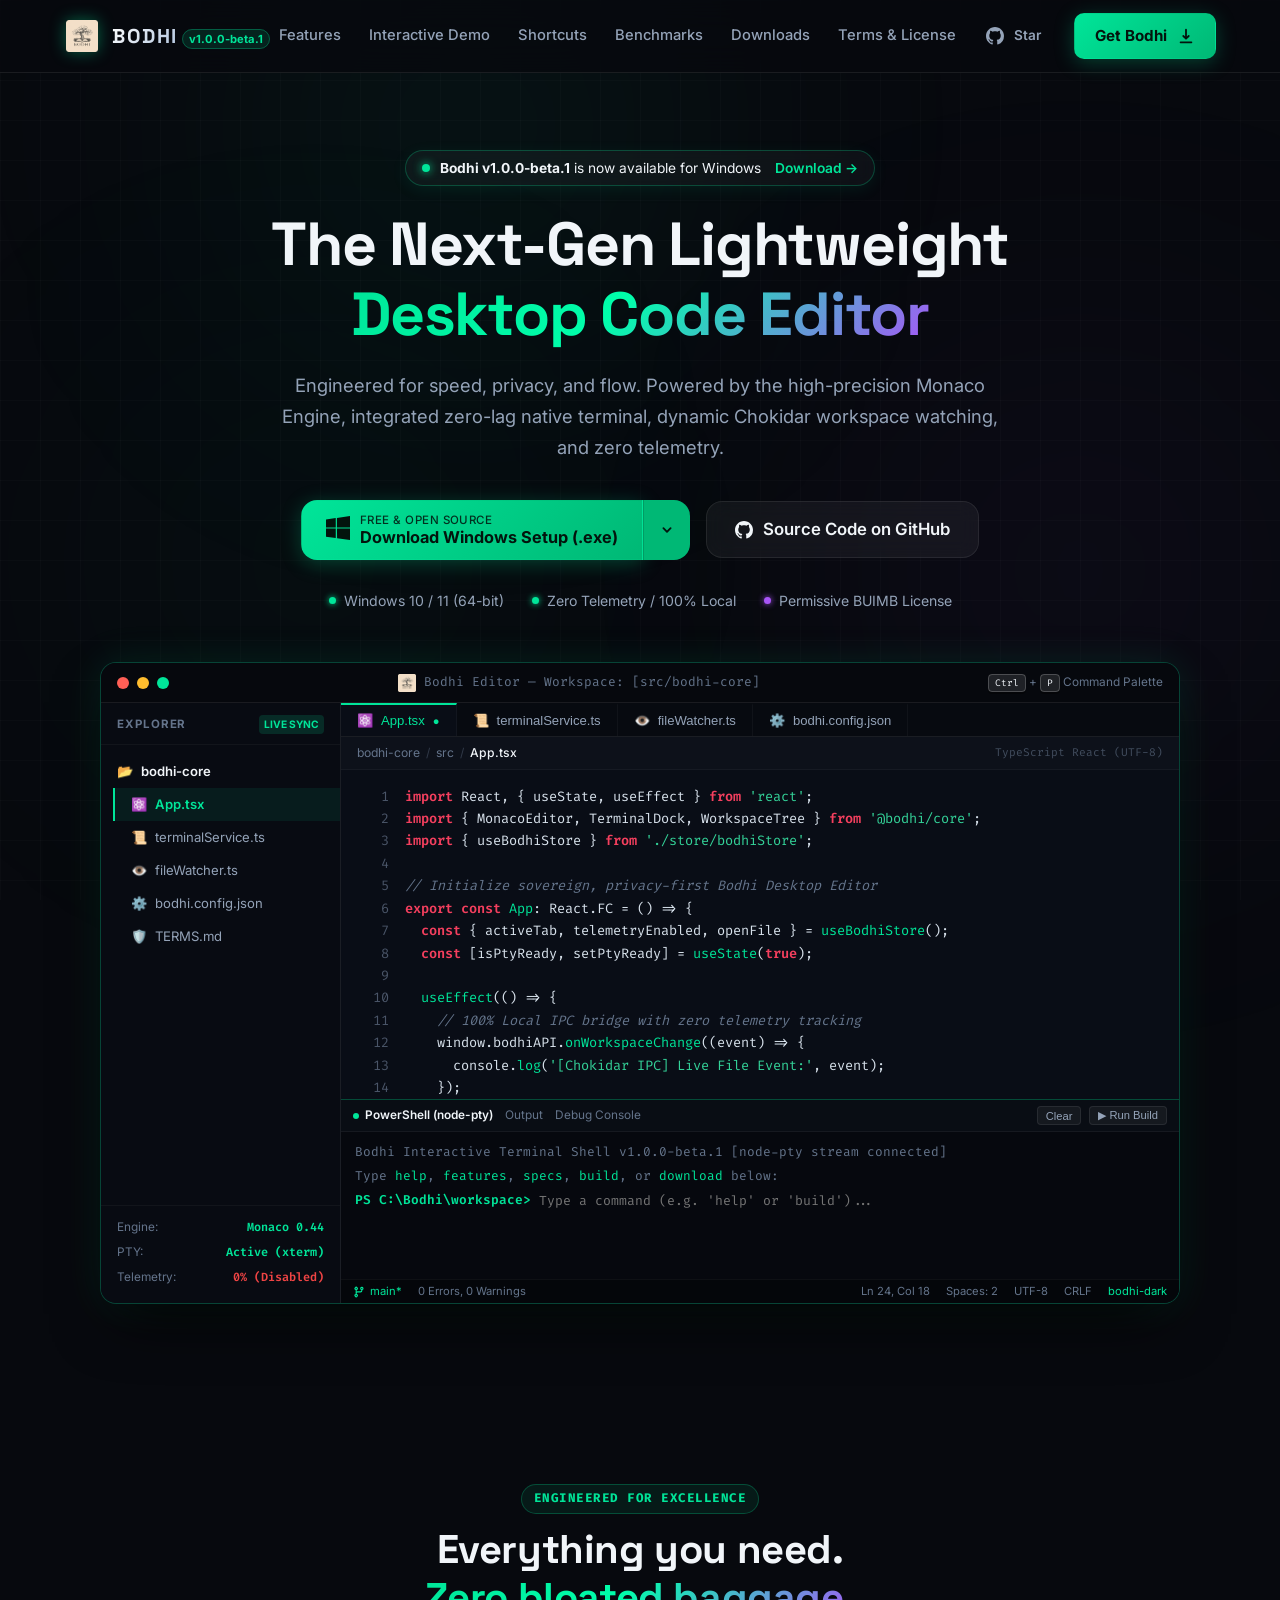
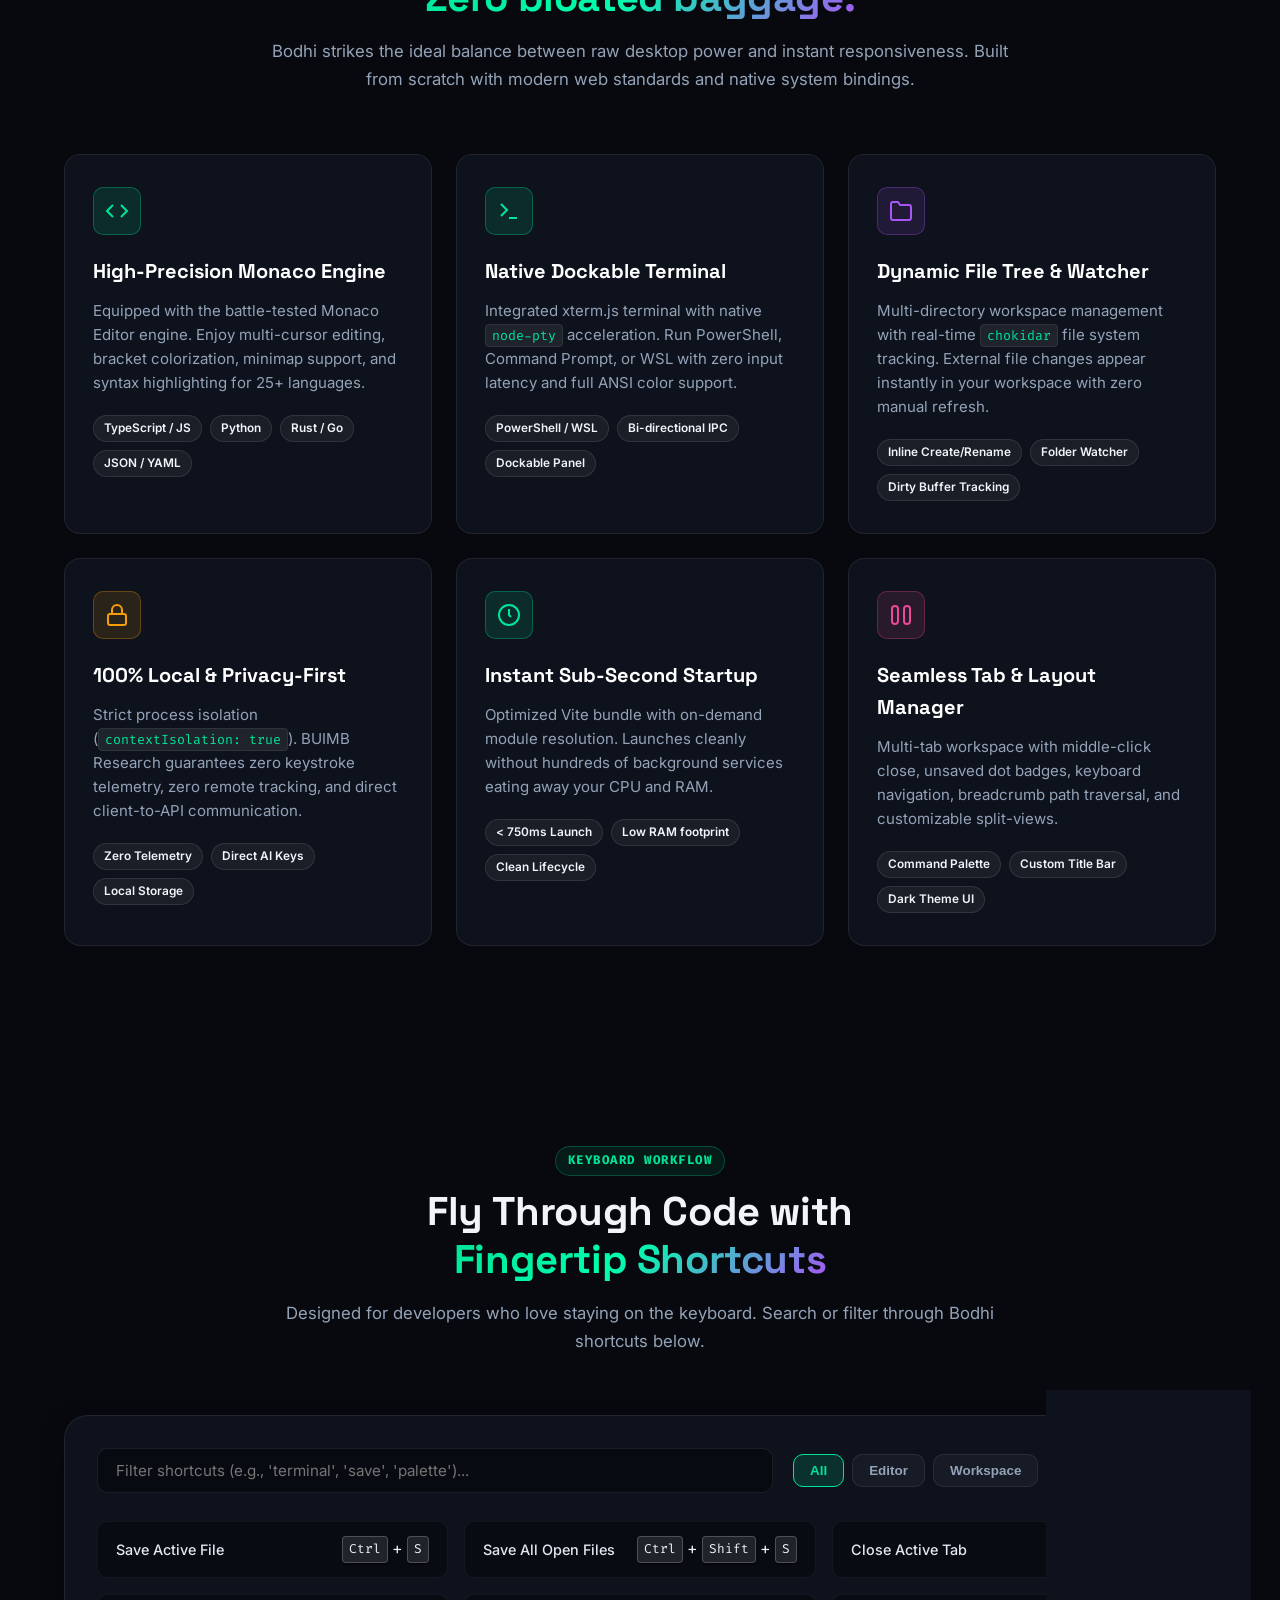
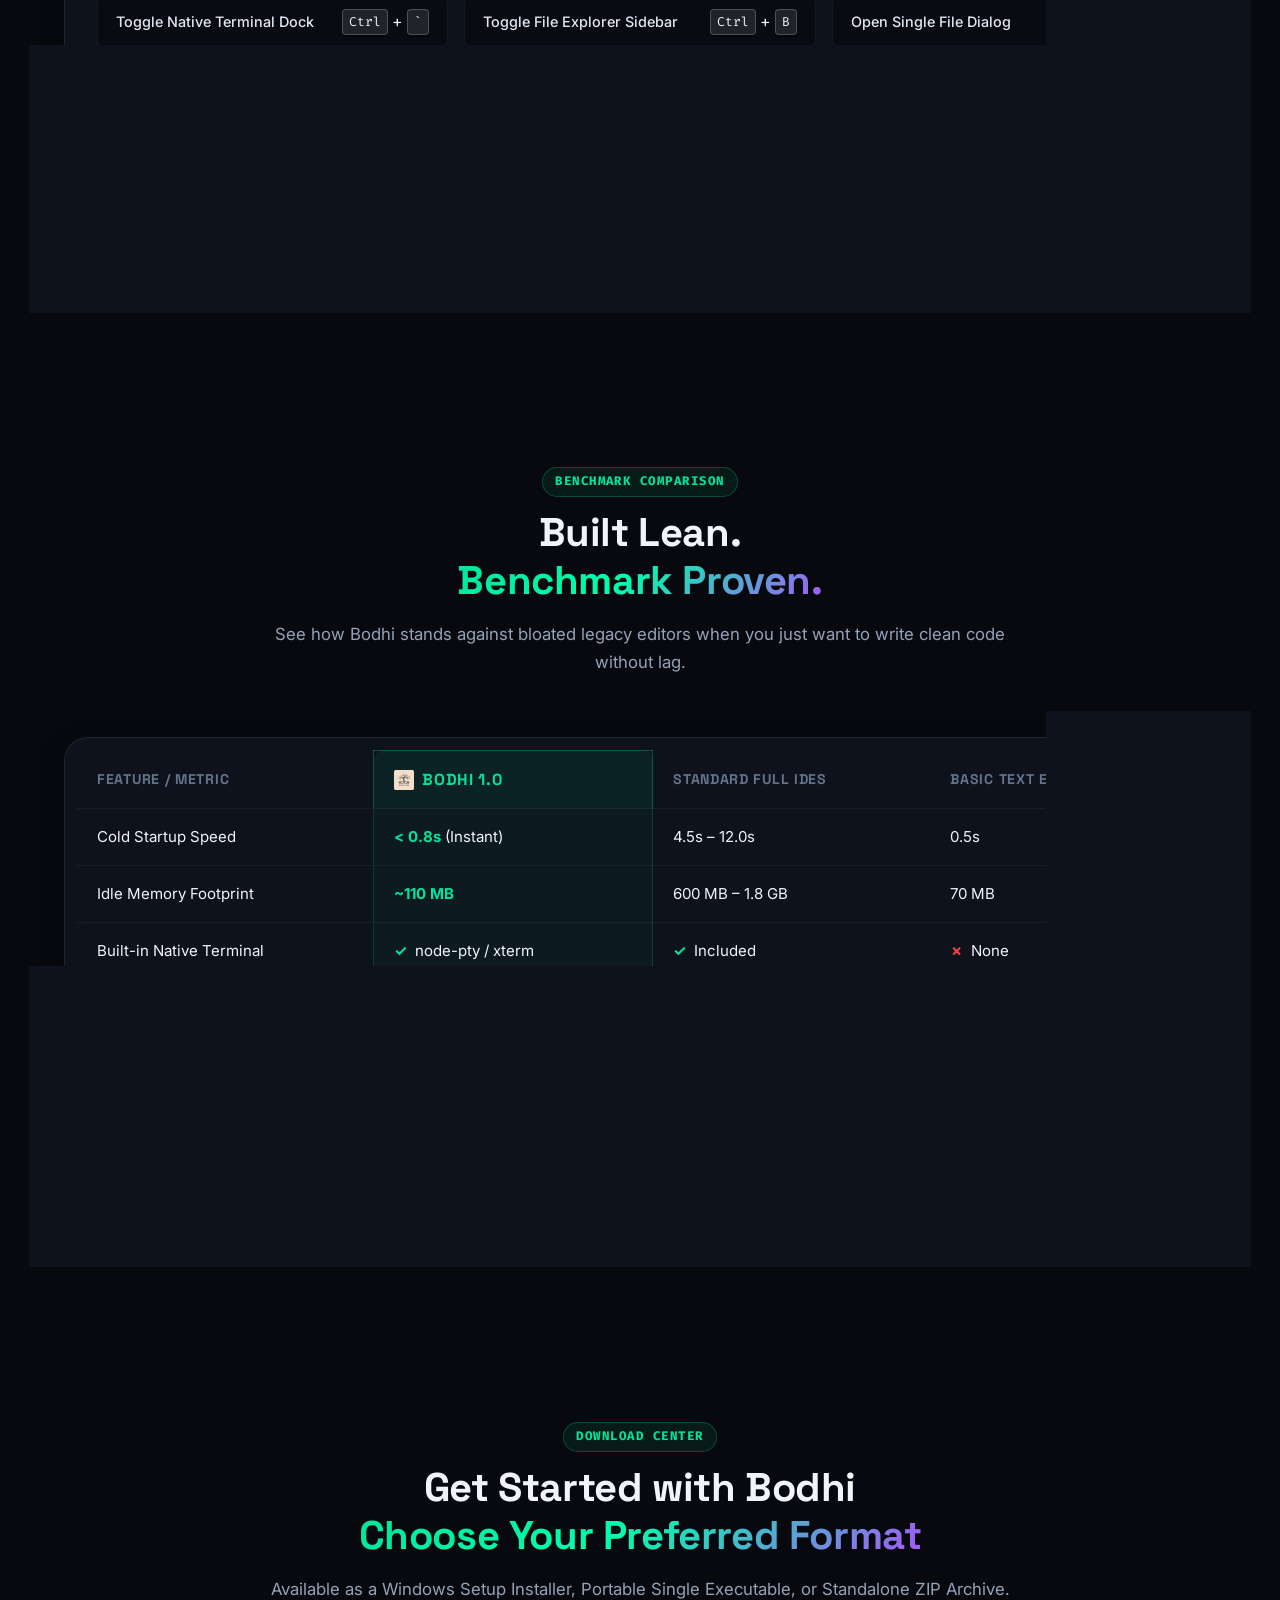
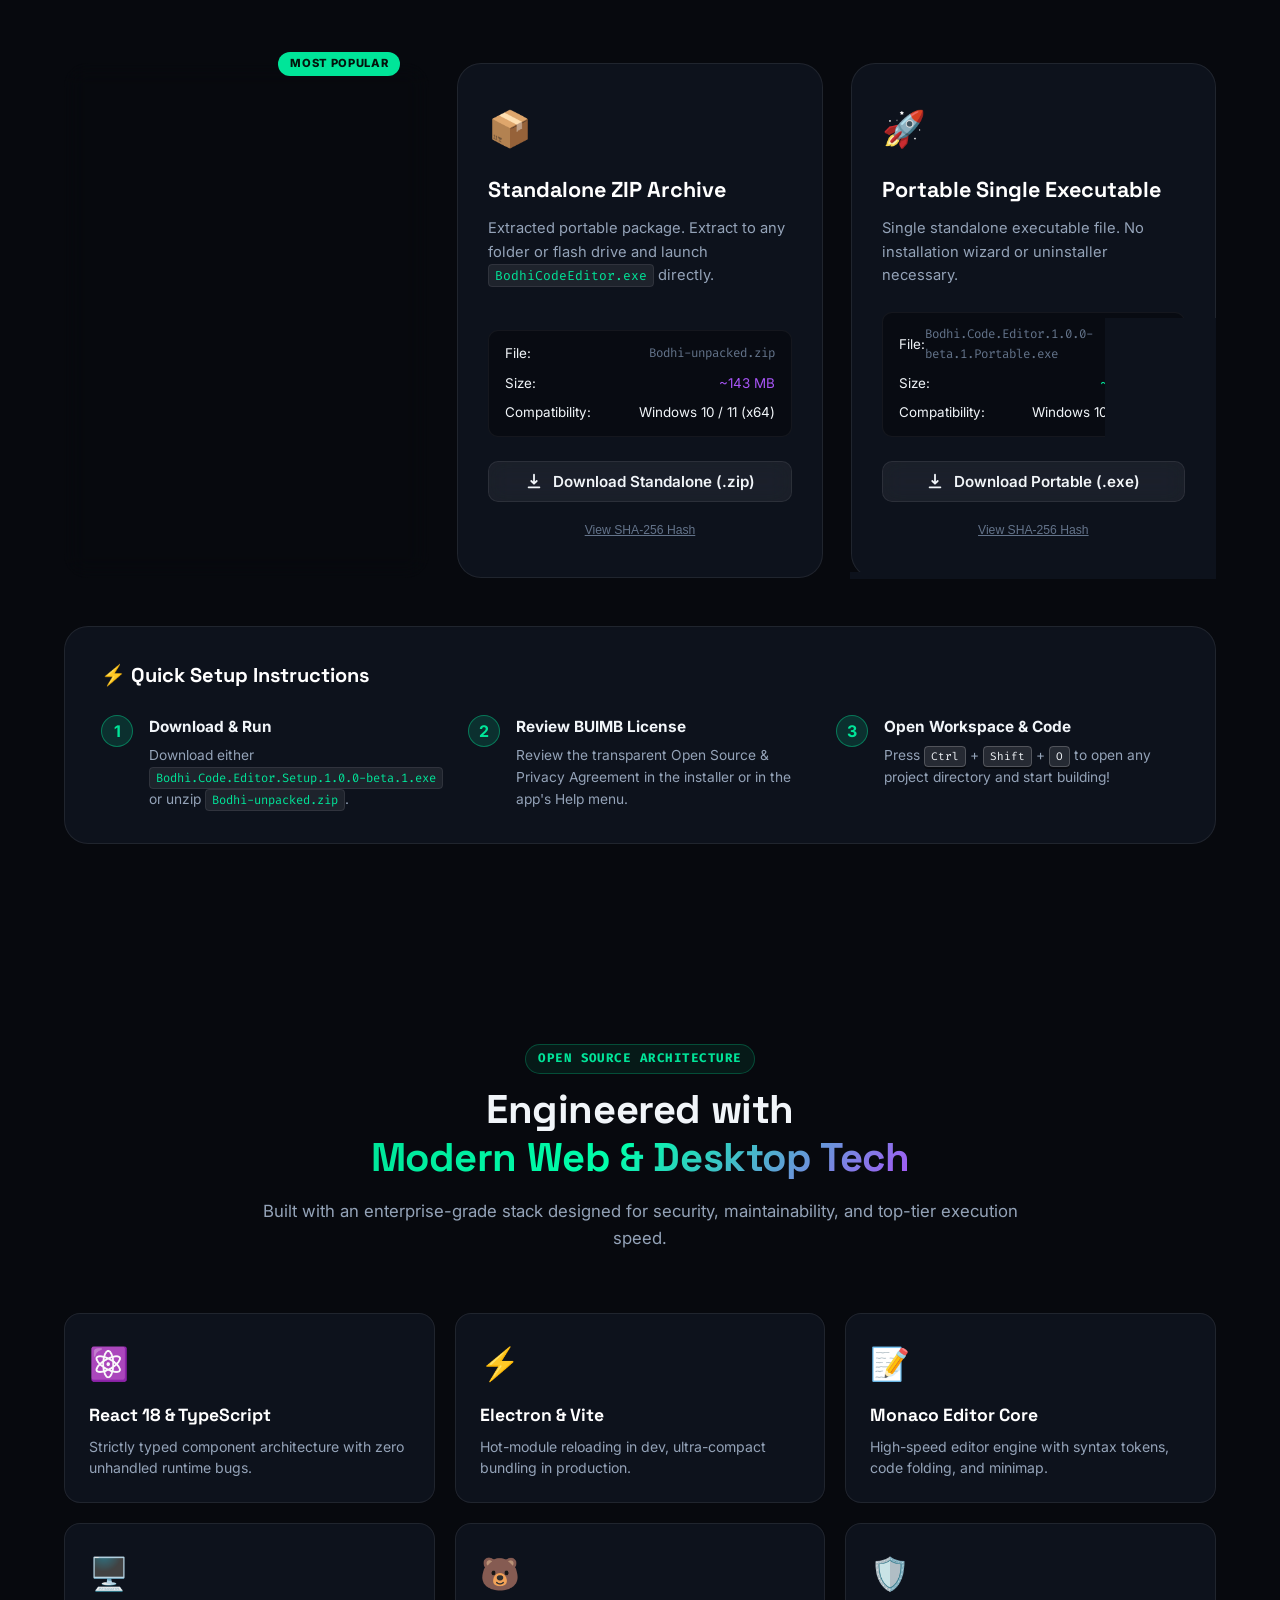
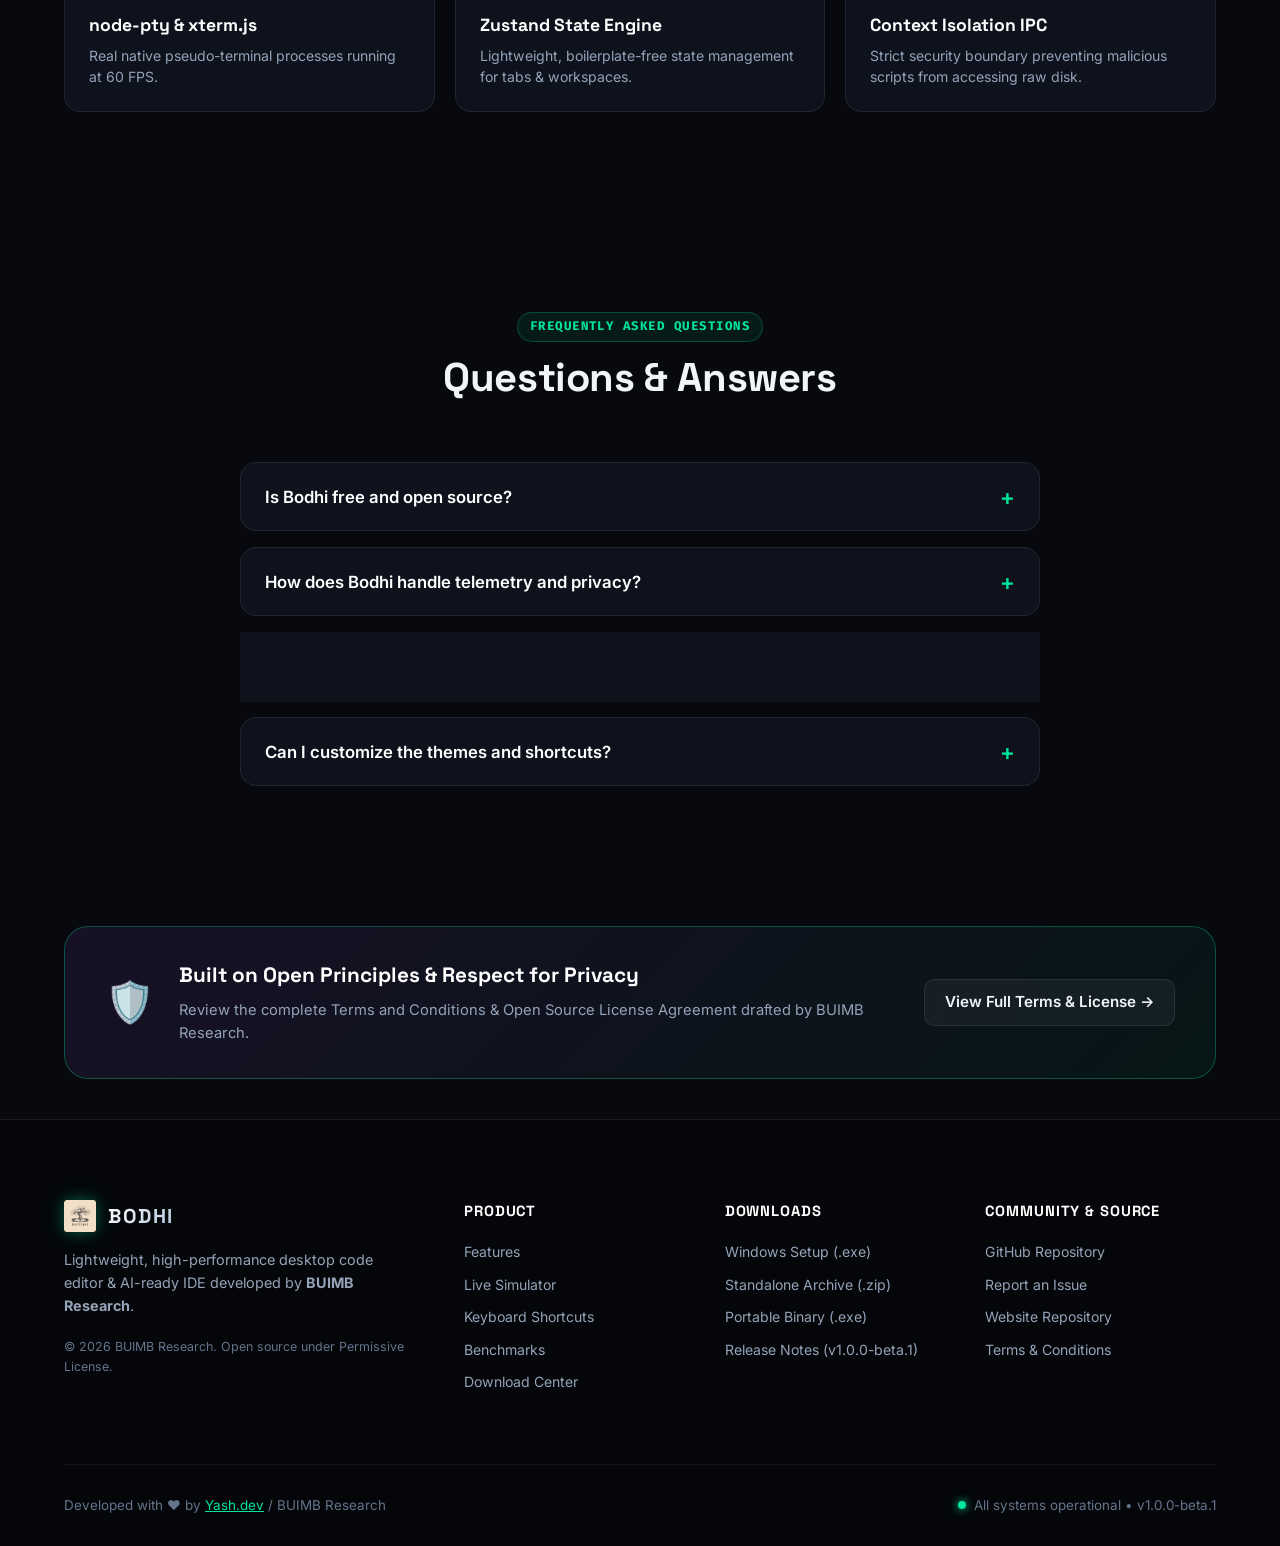
<file: index.html>
<!DOCTYPE html>
<html lang="en" class="scroll-smooth">
<head>
  <meta charset="UTF-8" />
  <meta name="viewport" content="width=device-width, initial-scale=1.0" />
  <title>Bodhi Code Editor &mdash; Fast, Lightweight, Privacy-First Desktop IDE</title>
  <meta name="description" content="Bodhi is a next-generation lightweight desktop code editor engineered with Monaco Editor, zero-lag native terminal, instant file watching, and zero telemetry." />
  <meta name="keywords" content="Bodhi, Code Editor, IDE, Monaco Editor, Electron, React, TypeScript, Desktop Editor, Open Source, BUIMB Research" />
  <meta name="author" content="BUIMB Research / Yash.dev" />
  
  <!-- Open Graph / Social Media -->
  <meta property="og:type" content="website" />
  <meta property="og:title" content="Bodhi Code Editor &mdash; Fast, Lightweight &amp; Privacy-First" />
  <meta property="og:description" content="Experience instant load times, Monaco engine, native dockable terminal, and zero-telemetry local privacy." />
  <meta property="og:image" content="assets/logo.png" />
  <meta name="twitter:card" content="summary_large_image" />
  <meta name="twitter:title" content="Bodhi Code Editor" />
  <meta name="twitter:description" content="Next-generation lightweight code editor engineered with Monaco and native terminal." />
  
  <link rel="icon" type="image/x-icon" href="assets/favicon.ico" />
  <link rel="icon" type="image/png" href="assets/logo.png" />
  
  <!-- Google Fonts -->
  <link rel="preconnect" href="https://fonts.googleapis.com" />
  <link rel="preconnect" href="https://fonts.gstatic.com" crossorigin />
  <link href="https://fonts.googleapis.com/css2?family=Fira+Code:wght@400;500;600&family=Inter:wght@300;400;500;600;700;800;900&family=Space+Grotesk:wght@500;700&display=swap" rel="stylesheet" />
  
  <link rel="stylesheet" href="style.css" />
</head>
<body class="bg-dark text-slate">

  <!-- Ambient Glow & Cyber Grid -->
  <div class="ambient-glow glow-1"></div>
  <div class="ambient-glow glow-2"></div>
  <div class="ambient-glow glow-3"></div>
  <div class="cyber-grid-overlay"></div>

  <!-- Navbar -->
  <header class="site-header" id="header">
    <div class="container nav-container">
      <a href="#" class="brand-link" id="brand-logo">
        <div class="brand-icon-wrapper">
          <img src="assets/logo.png" alt="Bodhi Logo" class="brand-logo-img" />
          <div class="brand-glow-ring"></div>
        </div>
        <div class="brand-text">
          <span class="brand-title">BODHI</span>
          <span class="brand-badge">v1.0.0-beta.1</span>
        </div>
      </a>

      <nav class="nav-menu" id="nav-menu">
        <a href="#features" class="nav-item">Features</a>
        <a href="#demo" class="nav-item">Interactive Demo</a>
        <a href="#shortcuts" class="nav-item">Shortcuts</a>
        <a href="#comparison" class="nav-item">Benchmarks</a>
        <a href="downloads.html" class="nav-item">Downloads</a>
        <a href="terms.html" class="nav-item">Terms &amp; License</a>
      </nav>

      <div class="nav-actions">
        <a href="https://github.com/yash245-code/Bodhi" target="_blank" rel="noopener noreferrer" class="btn btn-ghost btn-icon" title="View GitHub Repository" id="nav-github-btn">
          <svg class="icon" viewBox="0 0 24 24" fill="currentColor">
            <path d="M12 0C5.37 0 0 5.37 0 12c0 5.31 3.435 9.795 8.205 11.385.6.105.825-.255.825-.57 0-.285-.015-1.23-.015-2.235-3.015.555-3.795-.735-4.035-1.41-.135-.345-.72-1.41-1.23-1.695-.42-.225-1.02-.78-.015-.795.945-.015 1.62.87 1.845 1.23 1.08 1.815 2.805 1.305 3.495.99.105-.78.42-1.305.765-1.605-2.67-.3-5.46-1.335-5.46-5.925 0-1.305.465-2.385 1.23-3.225-.12-.3-.54-1.53.12-3.18 0 0 1.005-.315 3.3 1.23.96-.27 1.98-.405 3-.405s2.04.135 3 .405c2.295-1.56 3.3-1.23 3.3-1.23.66 1.65.24 2.88.12 3.18.765.84 1.23 1.905 1.23 3.225 0 4.605-2.805 5.625-5.475 5.925.435.375.81 1.095.81 2.22 0 1.605-.015 2.895-.015 3.3 0 .315.225.69.825.57A12.02 12.02 0 0024 12c0-6.63-5.37-12-12-12z"/>
          </svg>
          <span class="github-star-count" id="nav-star-label">Star</span>
        </a>
        <a href="downloads.html" class="btn btn-primary btn-glow" id="nav-download-cta">
          <span>Get Bodhi</span>
          <svg class="icon arrow-icon" viewBox="0 0 20 20" fill="currentColor">
            <path fill-rule="evenodd" d="M3 17a1 1 0 011-1h12a1 1 0 110 2H4a1 1 0 01-1-1zm3.293-7.707a1 1 0 011.414 0L9 10.586V3a1 1 0 112 0v7.586l1.293-1.293a1 1 0 111.414 1.414l-3 3a1 1 0 01-1.414 0l-3-3a1 1 0 010-1.414z" clip-rule="evenodd" />
          </svg>
        </a>
        <button class="mobile-toggle" id="mobile-toggle" aria-label="Toggle Navigation">
          <span></span><span></span><span></span>
        </button>
      </div>
    </div>
  </header>

  <!-- Hero Section -->
  <section class="hero-section" id="hero">
    <div class="container hero-container">
      
      <div class="hero-badge-wrap">
        <div class="pill-badge" id="hero-pill">
          <span class="pill-pulse"></span>
          <span class="pill-text"><strong>Bodhi v1.0.0-beta.1</strong> is now available for Windows</span>
          <a href="downloads.html" class="pill-arrow">Download &rarr;</a>
        </div>
      </div>

      <h1 class="hero-title">
        The Next-Gen Lightweight <br />
        <span class="gradient-text">Desktop Code Editor</span>
      </h1>

      <p class="hero-subtitle">
        Engineered for speed, privacy, and flow. Powered by the high-precision Monaco Engine, integrated zero-lag native terminal, dynamic Chokidar workspace watching, and zero telemetry.
      </p>

      <!-- Primary Action Buttons -->
      <div class="hero-cta-group">
        <div class="download-dropdown-wrapper">
          <button type="button" class="btn btn-primary btn-xl btn-glow-lg require-agreement-trigger" 
                  data-download-url="https://github.com/yash245-code/Bodhi/releases/download/v1.0.0-beta.1/Bodhi.Code.Editor.Setup.1.0.0-beta.1.exe" 
                  data-download-name="Bodhi.Code.Editor.Setup.1.0.0-beta.1.exe" 
                  data-download-type="Windows Setup Installer (NSIS)" 
                  data-download-size="~105.1 MB" 
                  id="hero-setup-download">
            <div class="btn-icon-box">
              <svg viewBox="0 0 24 24" fill="currentColor" class="icon-win">
                <path d="M0 3.449L9.75 2.1v9.451H0m10.949-9.602L24 0v11.4H10.949M0 12.6h9.75v9.451L0 20.699M10.949 12.6H24V24l-12.9-1.801"/>
              </svg>
            </div>
            <div class="btn-label-group">
              <span class="btn-subtext">Free &amp; Open Source</span>
              <span class="btn-maintext">Download Windows Setup (.exe)</span>
            </div>
          </button>
          <button class="dropdown-trigger-btn" id="hero-dropdown-trigger" title="More download options">
            <svg viewBox="0 0 20 20" fill="currentColor"><path fill-rule="evenodd" d="M5.293 7.293a1 1 0 011.414 0L10 10.586l3.293-3.293a1 1 0 111.414 1.414l-4 4a1 1 0 01-1.414 0l-4-4a1 1 0 010-1.414z" clip-rule="evenodd" /></svg>
          </button>

          <!-- Dropdown Menu -->
          <div class="download-dropdown-menu" id="hero-dropdown-menu">
            <div class="dropdown-option require-agreement-trigger" 
                 data-download-url="https://github.com/yash245-code/Bodhi/releases/download/v1.0.0-beta.1/Bodhi.Code.Editor.Setup.1.0.0-beta.1.exe" 
                 data-download-name="Bodhi.Code.Editor.Setup.1.0.0-beta.1.exe" 
                 data-download-type="Windows Setup Installer" 
                 data-download-size="~105.1 MB">
              <div class="opt-icon">⚡</div>
              <div class="opt-details">
                <span class="opt-title">Windows Installer (.exe) <span class="badge-rec">Recommended</span></span>
                <span class="opt-meta">Full desktop integration with Terms installer &bull; ~105 MB</span>
              </div>
            </div>
            <div class="dropdown-option require-agreement-trigger" 
                 data-download-url="https://github.com/yash245-code/Bodhi/releases/download/v1.0.0-beta.1/Bodhi-unpacked.zip" 
                 data-download-name="Bodhi-unpacked.zip" 
                 data-download-type="Standalone ZIP Package" 
                 data-download-size="~143 MB">
              <div class="opt-icon">📦</div>
              <div class="opt-details">
                <span class="opt-title">Windows Standalone Archive (.zip)</span>
                <span class="opt-meta">No setup needed. Extract and run anywhere &bull; ~143 MB</span>
              </div>
            </div>
            <div class="dropdown-option require-agreement-trigger" 
                 data-download-url="https://github.com/yash245-code/Bodhi/releases/download/v1.0.0-beta.1/Bodhi.Code.Editor.1.0.0-beta.1.Portable.exe" 
                 data-download-name="Bodhi.Code.Editor.1.0.0-beta.1.Portable.exe" 
                 data-download-type="Portable Executable" 
                 data-download-size="~104.7 MB">
              <div class="opt-icon">🚀</div>
              <div class="opt-details">
                <span class="opt-title">Windows Portable (.exe)</span>
                <span class="opt-meta">Single executable file, zero installation &bull; ~105 MB</span>
              </div>
            </div>
          </div>
        </div>

        <a href="https://github.com/yash245-code/Bodhi" target="_blank" rel="noopener noreferrer" class="btn btn-secondary btn-xl" id="hero-gh-btn">
          <svg class="icon" viewBox="0 0 24 24" fill="currentColor">
            <path d="M12 0C5.37 0 0 5.37 0 12c0 5.31 3.435 9.795 8.205 11.385.6.105.825-.255.825-.57 0-.285-.015-1.23-.015-2.235-3.015.555-3.795-.735-4.035-1.41-.135-.345-.72-1.41-1.23-1.695-.42-.225-1.02-.78-.015-.795.945-.015 1.62.87 1.845 1.23 1.08 1.815 2.805 1.305 3.495.99.105-.78.42-1.305.765-1.605-2.67-.3-5.46-1.335-5.46-5.925 0-1.305.465-2.385 1.23-3.225-.12-.3-.54-1.53.12-3.18 0 0 1.005-.315 3.3 1.23.96-.27 1.98-.405 3-.405s2.04.135 3 .405c2.295-1.56 3.3-1.23 3.3-1.23.66 1.65.24 2.88.12 3.18.765.84 1.23 1.905 1.23 3.225 0 4.605-2.805 5.625-5.475 5.925.435.375.81 1.095.81 2.22 0 1.605-.015 2.895-.015 3.3 0 .315.225.69.825.57A12.02 12.02 0 0024 12c0-6.63-5.37-12-12-12z"/>
          </svg>
          <span>Source Code on GitHub</span>
        </a>
      </div>

      <!-- Quick Specs Meta -->
      <div class="hero-specs-row">
        <div class="spec-item">
          <span class="spec-dot green"></span>
          <span>Windows 10 / 11 (64-bit)</span>
        </div>
        <div class="spec-item">
          <span class="spec-dot green"></span>
          <span>Zero Telemetry / 100% Local</span>
        </div>
        <div class="spec-item">
          <span class="spec-dot purple"></span>
          <span>Permissive BUIMB License</span>
        </div>
      </div>

      <!-- Interactive Code Editor Simulator Mockup -->
      <div class="simulator-wrapper" id="demo">
        <div class="simulator-window">
          
          <!-- Mock Window Title Bar -->
          <div class="sim-titlebar">
            <div class="sim-controls">
              <span class="sim-btn close"></span>
              <span class="sim-btn min"></span>
              <span class="sim-btn max"></span>
            </div>
            <div class="sim-brand">
              <img src="assets/logo.png" alt="Bodhi" class="sim-logo" />
              <span class="sim-appname">Bodhi Editor &mdash; Workspace: [src/bodhi-core]</span>
            </div>
            <div class="sim-quick-actions">
              <span class="sim-shortcut-badge"><kbd>Ctrl</kbd> + <kbd>P</kbd> Command Palette</span>
            </div>
          </div>

          <!-- Mock Editor Workspace Layout -->
          <div class="sim-body">
            
            <!-- Mock Sidebar -->
            <div class="sim-sidebar">
              <div class="sidebar-header">
                <span class="sidebar-title">EXPLORER</span>
                <span class="sidebar-badge">LIVE SYNC</span>
              </div>
              <div class="tree-root">
                <div class="tree-folder open">
                  <span class="folder-icon">📂</span>
                  <span class="folder-name">bodhi-core</span>
                </div>
                <div class="tree-children">
                  <div class="tree-file active" data-file="app-tsx">
                    <span class="file-icon tsx">⚛️</span>
                    <span class="file-name">App.tsx</span>
                  </div>
                  <div class="tree-file" data-file="terminal-ts">
                    <span class="file-icon ts">📜</span>
                    <span class="file-name">terminalService.ts</span>
                  </div>
                  <div class="tree-file" data-file="chokidar-ts">
                    <span class="file-icon ts">👁️</span>
                    <span class="file-name">fileWatcher.ts</span>
                  </div>
                  <div class="tree-file" data-file="bodhi-config">
                    <span class="file-icon json">⚙️</span>
                    <span class="file-name">bodhi.config.json</span>
                  </div>
                  <div class="tree-file" data-file="terms-md">
                    <span class="file-icon md">🛡️</span>
                    <span class="file-name">TERMS.md</span>
                  </div>
                </div>
              </div>

              <div class="sidebar-stats">
                <div class="stat-row">
                  <span>Engine:</span>
                  <span class="stat-val green">Monaco 0.44</span>
                </div>
                <div class="stat-row">
                  <span>PTY:</span>
                  <span class="stat-val green">Active (xterm)</span>
                </div>
                <div class="stat-row">
                  <span>Telemetry:</span>
                  <span class="stat-val red">0% (Disabled)</span>
                </div>
              </div>
            </div>

            <!-- Mock Main Editor Column -->
            <div class="sim-main-col">
              
              <!-- Tab Bar -->
              <div class="sim-tabs" id="sim-tabs-container">
                <button class="sim-tab active" data-tab="app-tsx">
                  <span class="tab-icon">⚛️</span>
                  <span class="tab-label">App.tsx</span>
                  <span class="tab-dirty">●</span>
                </button>
                <button class="sim-tab" data-tab="terminal-ts">
                  <span class="tab-icon">📜</span>
                  <span class="tab-label">terminalService.ts</span>
                </button>
                <button class="sim-tab" data-tab="chokidar-ts">
                  <span class="tab-icon">👁️</span>
                  <span class="tab-label">fileWatcher.ts</span>
                </button>
                <button class="sim-tab" data-tab="bodhi-config">
                  <span class="tab-icon">⚙️</span>
                  <span class="tab-label">bodhi.config.json</span>
                </button>
              </div>

              <!-- Breadcrumb Bar -->
              <div class="sim-breadcrumbs">
                <span>bodhi-core</span>
                <span class="bc-sep">/</span>
                <span>src</span>
                <span class="bc-sep">/</span>
                <span class="bc-active" id="bc-filename">App.tsx</span>
                <span class="bc-line-tag">TypeScript React (UTF-8)</span>
              </div>

              <!-- Code View Container -->
              <div class="sim-editor-content" id="sim-code-display">
                <!-- Injected via JavaScript -->
              </div>

              <!-- Dockable Terminal Panel -->
              <div class="sim-terminal-dock" id="sim-terminal">
                <div class="term-header">
                  <div class="term-tabs">
                    <span class="term-tab active">
                      <span class="term-status-dot"></span>
                      <span>PowerShell (node-pty)</span>
                    </span>
                    <span class="term-tab">Output</span>
                    <span class="term-tab">Debug Console</span>
                  </div>
                  <div class="term-actions">
                    <button class="term-btn" id="term-clear-btn" title="Clear terminal">Clear</button>
                    <button class="term-btn" id="term-run-build-btn" title="Run quick test">▶ Run Build</button>
                  </div>
                </div>
                <div class="term-body" id="sim-term-output">
                  <div class="term-line banner">Bodhi Interactive Terminal Shell v1.0.0-beta.1 [node-pty stream connected]</div>
                  <div class="term-line banner">Type <span class="green">help</span>, <span class="green">features</span>, <span class="green">specs</span>, <span class="green">build</span>, or <span class="green">download</span> below:</div>
                  <div class="term-log-entries" id="term-log-entries"></div>
                  <div class="term-input-row">
                    <span class="term-prompt">PS C:\Bodhi\workspace&gt;</span>
                    <input type="text" id="term-input" class="term-input" placeholder="Type a command (e.g. 'help' or 'build')..." autocomplete="off" spellcheck="false" />
                  </div>
                </div>
              </div>

              <!-- Status Bar -->
              <div class="sim-statusbar">
                <div class="sb-left">
                  <span class="sb-item git-branch"><svg viewBox="0 0 16 16" width="12" height="12" fill="currentColor"><path fill-rule="evenodd" d="M11.75 2.5a.75.75 0 100 1.5.75.75 0 000-1.5zm-2.25.75a2.25 2.25 0 113 2.122V6A2.5 2.5 0 0110 8.5H6a1 1 0 00-1 1v1.128a2.251 2.251 0 11-1.5 0V5.372a2.25 2.25 0 111.5 0v1.836A2.492 2.492 0 016 7h4a1 1 0 001-1v-.628A2.25 2.25 0 019.5 3.25zM4.25 12a.75.75 0 100 1.5.75.75 0 000-1.5zM3.5 3.25a.75.75 0 111.5 0 .75.75 0 01-1.5 0z"/></svg> main*</span>
                  <span class="sb-item">0 Errors, 0 Warnings</span>
                </div>
                <div class="sb-right">
                  <span class="sb-item" id="sb-pos">Ln 24, Col 18</span>
                  <span class="sb-item">Spaces: 2</span>
                  <span class="sb-item">UTF-8</span>
                  <span class="sb-item">CRLF</span>
                  <span class="sb-item green">bodhi-dark</span>
                </div>
              </div>

            </div>
          </div>
        </div>
      </div>

    </div>
  </section>

  <!-- Feature Grid Section -->
  <section class="features-section" id="features">
    <div class="container">
      <div class="section-header text-center">
        <span class="section-tag">ENGINEERED FOR EXCELLENCE</span>
        <h2 class="section-title">Everything you need. <br /><span class="gradient-text">Zero bloated baggage.</span></h2>
        <p class="section-subtitle">
          Bodhi strikes the ideal balance between raw desktop power and instant responsiveness. Built from scratch with modern web standards and native system bindings.
        </p>
      </div>

      <div class="features-grid">
        
        <!-- Card 1 -->
        <div class="feature-card">
          <div class="card-glow-bg"></div>
          <div class="feature-icon-box green">
            <svg viewBox="0 0 24 24" fill="none" stroke="currentColor" stroke-width="2">
              <polyline points="16 18 22 12 16 6"></polyline>
              <polyline points="8 6 2 12 8 18"></polyline>
            </svg>
          </div>
          <h3 class="feature-title">High-Precision Monaco Engine</h3>
          <p class="feature-desc">
            Equipped with the battle-tested Monaco Editor engine. Enjoy multi-cursor editing, bracket colorization, minimap support, and syntax highlighting for 25+ languages.
          </p>
          <ul class="feature-pills">
            <li>TypeScript / JS</li>
            <li>Python</li>
            <li>Rust / Go</li>
            <li>JSON / YAML</li>
          </ul>
        </div>

        <!-- Card 2 -->
        <div class="feature-card">
          <div class="card-glow-bg"></div>
          <div class="feature-icon-box green">
            <svg viewBox="0 0 24 24" fill="none" stroke="currentColor" stroke-width="2">
              <polyline points="4 17 10 11 4 5"></polyline>
              <line x1="12" y1="19" x2="20" y2="19"></line>
            </svg>
          </div>
          <h3 class="feature-title">Native Dockable Terminal</h3>
          <p class="feature-desc">
            Integrated xterm.js terminal with native <code class="inline-code">node-pty</code> acceleration. Run PowerShell, Command Prompt, or WSL with zero input latency and full ANSI color support.
          </p>
          <ul class="feature-pills">
            <li>PowerShell / WSL</li>
            <li>Bi-directional IPC</li>
            <li>Dockable Panel</li>
          </ul>
        </div>

        <!-- Card 3 -->
        <div class="feature-card">
          <div class="card-glow-bg"></div>
          <div class="feature-icon-box purple">
            <svg viewBox="0 0 24 24" fill="none" stroke="currentColor" stroke-width="2">
              <path d="M22 19a2 2 0 0 1-2 2H4a2 2 0 0 1-2-2V5a2 2 0 0 1 2-2h5l2 3h9a2 2 0 0 1 2 2z"></path>
            </svg>
          </div>
          <h3 class="feature-title">Dynamic File Tree &amp; Watcher</h3>
          <p class="feature-desc">
            Multi-directory workspace management with real-time <code class="inline-code">chokidar</code> file system tracking. External file changes appear instantly in your workspace with zero manual refresh.
          </p>
          <ul class="feature-pills">
            <li>Inline Create/Rename</li>
            <li>Folder Watcher</li>
            <li>Dirty Buffer Tracking</li>
          </ul>
        </div>

        <!-- Card 4 -->
        <div class="feature-card">
          <div class="card-glow-bg"></div>
          <div class="feature-icon-box amber">
            <svg viewBox="0 0 24 24" fill="none" stroke="currentColor" stroke-width="2">
              <rect x="3" y="11" width="18" height="11" rx="2" ry="2"></rect>
              <path d="M7 11V7a5 5 0 0 1 10 0v4"></path>
            </svg>
          </div>
          <h3 class="feature-title">100% Local &amp; Privacy-First</h3>
          <p class="feature-desc">
            Strict process isolation (<code class="inline-code">contextIsolation: true</code>). BUIMB Research guarantees zero keystroke telemetry, zero remote tracking, and direct client-to-API communication.
          </p>
          <ul class="feature-pills">
            <li>Zero Telemetry</li>
            <li>Direct AI Keys</li>
            <li>Local Storage</li>
          </ul>
        </div>

        <!-- Card 5 -->
        <div class="feature-card">
          <div class="card-glow-bg"></div>
          <div class="feature-icon-box green">
            <svg viewBox="0 0 24 24" fill="none" stroke="currentColor" stroke-width="2">
              <circle cx="12" cy="12" r="10"></circle>
              <polyline points="12 6 12 12 14 14"></polyline>
            </svg>
          </div>
          <h3 class="feature-title">Instant Sub-Second Startup</h3>
          <p class="feature-desc">
            Optimized Vite bundle with on-demand module resolution. Launches cleanly without hundreds of background services eating away your CPU and RAM.
          </p>
          <ul class="feature-pills">
            <li>&lt; 750ms Launch</li>
            <li>Low RAM footprint</li>
            <li>Clean Lifecycle</li>
          </ul>
        </div>

        <!-- Card 6 -->
        <div class="feature-card">
          <div class="card-glow-bg"></div>
          <div class="feature-icon-box pink">
            <svg viewBox="0 0 24 24" fill="none" stroke="currentColor" stroke-width="2">
              <path d="M18 3a3 3 0 0 0-3 3v12a3 3 0 0 0 3 3 3 3 0 0 0 3-3V6a3 3 0 0 0-3-3z"></path>
              <path d="M6 3a3 3 0 0 0-3 3v12a3 3 0 0 0 3 3 3 3 0 0 0 3-3V6a3 3 0 0 0-3-3z"></path>
            </svg>
          </div>
          <h3 class="feature-title">Seamless Tab &amp; Layout Manager</h3>
          <p class="feature-desc">
            Multi-tab workspace with middle-click close, unsaved dot badges, keyboard navigation, breadcrumb path traversal, and customizable split-views.
          </p>
          <ul class="feature-pills">
            <li>Command Palette</li>
            <li>Custom Title Bar</li>
            <li>Dark Theme UI</li>
          </ul>
        </div>

      </div>
    </div>
  </section>

  <!-- Interactive Shortcuts Section -->
  <section class="shortcuts-section" id="shortcuts">
    <div class="container">
      <div class="section-header text-center">
        <span class="section-tag">KEYBOARD WORKFLOW</span>
        <h2 class="section-title">Fly Through Code with <br /><span class="gradient-text">Fingertip Shortcuts</span></h2>
        <p class="section-subtitle">
          Designed for developers who love staying on the keyboard. Search or filter through Bodhi shortcuts below.
        </p>
      </div>

      <div class="shortcuts-box">
        <div class="shortcuts-filter-bar">
          <input type="text" id="shortcut-search-input" class="shortcut-search" placeholder="Filter shortcuts (e.g., 'terminal', 'save', 'palette')..." />
          <div class="shortcut-tags">
            <button class="filter-btn active" data-cat="all">All</button>
            <button class="filter-btn" data-cat="editor">Editor</button>
            <button class="filter-btn" data-cat="workspace">Workspace</button>
            <button class="filter-btn" data-cat="view">View &amp; Terminal</button>
          </div>
        </div>

        <div class="shortcuts-grid" id="shortcuts-grid">
          <!-- Populated via JS -->
        </div>
      </div>
    </div>
  </section>

  <!-- Performance Benchmark Comparison Section -->
  <section class="comparison-section" id="comparison">
    <div class="container">
      <div class="section-header text-center">
        <span class="section-tag">BENCHMARK COMPARISON</span>
        <h2 class="section-title">Built Lean. <br /><span class="gradient-text">Benchmark Proven.</span></h2>
        <p class="section-subtitle">
          See how Bodhi stands against bloated legacy editors when you just want to write clean code without lag.
        </p>
      </div>

      <div class="table-responsive">
        <table class="comparison-table">
          <thead>
            <tr>
              <th>Feature / Metric</th>
              <th class="highlight-th">
                <div class="th-brand">
                  <img src="assets/logo.png" alt="Bodhi" width="20" />
                  <span>Bodhi 1.0</span>
                </div>
              </th>
              <th>Standard Full IDEs</th>
              <th>Basic Text Editors</th>
            </tr>
          </thead>
          <tbody>
            <tr>
              <td>Cold Startup Speed</td>
              <td class="highlight-td"><strong class="green">&lt; 0.8s</strong> (Instant)</td>
              <td>4.5s &ndash; 12.0s</td>
              <td>0.5s</td>
            </tr>
            <tr>
              <td>Idle Memory Footprint</td>
              <td class="highlight-td"><strong class="green">~110 MB</strong></td>
              <td>600 MB &ndash; 1.8 GB</td>
              <td>70 MB</td>
            </tr>
            <tr>
              <td>Built-in Native Terminal</td>
              <td class="highlight-td"><span class="check-icon">✓</span> node-pty / xterm</td>
              <td><span class="check-icon">✓</span> Included</td>
              <td><span class="cross-icon">✗</span> None</td>
            </tr>
            <tr>
              <td>Monaco Editor Core</td>
              <td class="highlight-td"><span class="check-icon">✓</span> 25+ Languages</td>
              <td><span class="check-icon">✓</span> Included</td>
              <td><span class="cross-icon">✗</span> Basic Syntax</td>
            </tr>
            <tr>
              <td>Telemetry &amp; Tracking</td>
              <td class="highlight-td"><strong class="green">0% (Zero Telemetry)</strong></td>
              <td>Extensive Analytics</td>
              <td>Varies</td>
            </tr>
            <tr>
              <td>Real-time File Watcher</td>
              <td class="highlight-td"><span class="check-icon">✓</span> Chokidar IPC</td>
              <td><span class="check-icon">✓</span> Heavy indexer</td>
              <td><span class="cross-icon">✗</span> Manual reload</td>
            </tr>
            <tr>
              <td>Terms &amp; Open License</td>
              <td class="highlight-td"><strong class="purple">Permissive (BUIMB)</strong></td>
              <td>Proprietary / EULA</td>
              <td>Various</td>
            </tr>
          </tbody>
        </table>
      </div>
    </div>
  </section>

  <!-- Downloads Section -->
  <section class="downloads-section" id="downloads">
    <div class="container">
      <div class="section-header text-center">
        <span class="section-tag">DOWNLOAD CENTER</span>
        <h2 class="section-title">Get Started with Bodhi <br /><span class="gradient-text">Choose Your Preferred Format</span></h2>
        <p class="section-subtitle">
          Available as a Windows Setup Installer, Portable Single Executable, or Standalone ZIP Archive.
        </p>
      </div>

      <div class="downloads-cards-grid">
        
        <!-- Option 1: Setup Installer -->
        <div class="download-card featured">
          <div class="card-featured-badge">MOST POPULAR</div>
          <div class="dl-card-icon">⚡</div>
          <h3 class="dl-title">Windows Setup Installer</h3>
          <p class="dl-desc">Standard Windows NSIS installer with desktop shortcuts, Start Menu entry, and BUIMB license screen.</p>
          
          <div class="dl-meta-box">
            <div class="dl-meta-row"><span>File:</span> <code class="mono-tag">Bodhi.Code.Editor.Setup.1.0.0-beta.1.exe</code></div>
            <div class="dl-meta-row"><span>Size:</span> <span class="green">~105.1 MB</span></div>
            <div class="dl-meta-row"><span>Compatibility:</span> <span>Windows 10 / 11 (x64)</span></div>
          </div>

          <button type="button" class="btn btn-primary btn-block btn-glow require-agreement-trigger" 
                  data-download-url="https://github.com/yash245-code/Bodhi/releases/download/v1.0.0-beta.1/Bodhi.Code.Editor.Setup.1.0.0-beta.1.exe" 
                  data-download-name="Bodhi.Code.Editor.Setup.1.0.0-beta.1.exe" 
                  data-download-type="Windows Setup Installer (NSIS)" 
                  data-download-size="~105.1 MB" 
                  id="download-setup-btn">
            <svg class="icon" viewBox="0 0 20 20" fill="currentColor"><path fill-rule="evenodd" d="M3 17a1 1 0 011-1h12a1 1 0 110 2H4a1 1 0 01-1-1zm3.293-7.707a1 1 0 011.414 0L9 10.586V3a1 1 0 112 0v7.586l1.293-1.293a1 1 0 111.414 1.414l-3 3a1 1 0 01-1.414 0l-3-3a1 1 0 010-1.414z" clip-rule="evenodd"/></svg>
            <span>Download Setup (.exe)</span>
          </button>

          <div class="hash-toggle-wrap">
            <button class="hash-btn" data-target="hash-setup">View SHA-256 Hash</button>
            <div class="hash-box" id="hash-setup">
              <code>SHA256: 7bf1426f...e74ae2093596d515299e88d901820a9a1b6ff19</code>
              <button class="copy-hash-btn" data-hash="7bf1426fe799fd4cce2307066e74ae2093596d515299e88d901820a9a1b6ff19">Copy</button>
            </div>
          </div>
        </div>

        <!-- Option 2: Standalone ZIP Archive -->
        <div class="download-card">
          <div class="dl-card-icon">📦</div>
          <h3 class="dl-title">Standalone ZIP Archive</h3>
          <p class="dl-desc">Extracted portable package. Extract to any folder or flash drive and launch <code class="inline-code">BodhiCodeEditor.exe</code> directly.</p>
          
          <div class="dl-meta-box">
            <div class="dl-meta-row"><span>File:</span> <code class="mono-tag">Bodhi-unpacked.zip</code></div>
            <div class="dl-meta-row"><span>Size:</span> <span class="purple">~143 MB</span></div>
            <div class="dl-meta-row"><span>Compatibility:</span> <span>Windows 10 / 11 (x64)</span></div>
          </div>

          <button type="button" class="btn btn-secondary btn-block require-agreement-trigger" 
                  data-download-url="https://github.com/yash245-code/Bodhi/releases/download/v1.0.0-beta.1/Bodhi-unpacked.zip" 
                  data-download-name="Bodhi-unpacked.zip" 
                  data-download-type="Standalone ZIP Archive" 
                  data-download-size="~143 MB" 
                  id="download-zip-btn">
            <svg class="icon" viewBox="0 0 20 20" fill="currentColor"><path fill-rule="evenodd" d="M3 17a1 1 0 011-1h12a1 1 0 110 2H4a1 1 0 01-1-1zm3.293-7.707a1 1 0 011.414 0L9 10.586V3a1 1 0 112 0v7.586l1.293-1.293a1 1 0 111.414 1.414l-3 3a1 1 0 01-1.414 0l-3-3a1 1 0 010-1.414z" clip-rule="evenodd"/></svg>
            <span>Download Standalone (.zip)</span>
          </button>

          <div class="hash-toggle-wrap">
            <button class="hash-btn" data-target="hash-zip">View SHA-256 Hash</button>
            <div class="hash-box" id="hash-zip">
              <code>SHA256: 9dcf2fb9...4ec6dd82a41e5c5b3e6223</code>
              <button class="copy-hash-btn" data-hash="9dcf2fb9cb0422abaddd8c49bb569e43893ace6e4f4ec6dd82a41e5c5b3e6223">Copy</button>
            </div>
          </div>
        </div>

        <!-- Option 3: Portable Executable -->
        <div class="download-card">
          <div class="dl-card-icon">🚀</div>
          <h3 class="dl-title">Portable Single Executable</h3>
          <p class="dl-desc">Single standalone executable file. No installation wizard or uninstaller necessary.</p>
          
          <div class="dl-meta-box">
            <div class="dl-meta-row"><span>File:</span> <code class="mono-tag">Bodhi.Code.Editor.1.0.0-beta.1.Portable.exe</code></div>
            <div class="dl-meta-row"><span>Size:</span> <span class="green">~104.7 MB</span></div>
            <div class="dl-meta-row"><span>Compatibility:</span> <span>Windows 10 / 11 (x64)</span></div>
          </div>

          <button type="button" class="btn btn-secondary btn-block require-agreement-trigger" 
                  data-download-url="https://github.com/yash245-code/Bodhi/releases/download/v1.0.0-beta.1/Bodhi.Code.Editor.1.0.0-beta.1.Portable.exe" 
                  data-download-name="Bodhi.Code.Editor.1.0.0-beta.1.Portable.exe" 
                  data-download-type="Portable Executable" 
                  data-download-size="~104.7 MB" 
                  id="download-portable-btn">
            <svg class="icon" viewBox="0 0 20 20" fill="currentColor"><path fill-rule="evenodd" d="M3 17a1 1 0 011-1h12a1 1 0 110 2H4a1 1 0 01-1-1zm3.293-7.707a1 1 0 011.414 0L9 10.586V3a1 1 0 112 0v7.586l1.293-1.293a1 1 0 111.414 1.414l-3 3a1 1 0 01-1.414 0l-3-3a1 1 0 010-1.414z" clip-rule="evenodd"/></svg>
            <span>Download Portable (.exe)</span>
          </button>

          <div class="hash-toggle-wrap">
            <button class="hash-btn" data-target="hash-portable">View SHA-256 Hash</button>
            <div class="hash-box" id="hash-portable">
              <code>SHA256: 14e78c86...f750d12918239182b4d9f4</code>
              <button class="copy-hash-btn" data-hash="14e78c86c77e8ae08c4e69f54551a39db5fe212dfdf750d12918239182b4d9f4">Copy</button>
            </div>
          </div>
        </div>

      </div>

      <!-- Quick Install Guide Card -->
      <div class="install-guide-card">
        <div class="guide-header">
          <h3>⚡ Quick Setup Instructions</h3>
        </div>
        <div class="guide-steps">
          <div class="guide-step">
            <div class="step-num">1</div>
            <div class="step-body">
              <strong>Download &amp; Run</strong>
              <p>Download either <code class="inline-code">Bodhi.Code.Editor.Setup.1.0.0-beta.1.exe</code> or unzip <code class="inline-code">Bodhi-unpacked.zip</code>.</p>
            </div>
          </div>
          <div class="guide-step">
            <div class="step-num">2</div>
            <div class="step-body">
              <strong>Review BUIMB License</strong>
              <p>Review the transparent Open Source &amp; Privacy Agreement in the installer or in the app's Help menu.</p>
            </div>
          </div>
          <div class="guide-step">
            <div class="step-num">3</div>
            <div class="step-body">
              <strong>Open Workspace &amp; Code</strong>
              <p>Press <kbd>Ctrl</kbd> + <kbd>Shift</kbd> + <kbd>O</kbd> to open any project directory and start building!</p>
            </div>
          </div>
        </div>
      </div>

    </div>
  </section>

  <!-- Architecture & Developer Section -->
  <section class="docs-section" id="docs">
    <div class="container">
      <div class="section-header text-center">
        <span class="section-tag">OPEN SOURCE ARCHITECTURE</span>
        <h2 class="section-title">Engineered with <br /><span class="gradient-text">Modern Web &amp; Desktop Tech</span></h2>
        <p class="section-subtitle">
          Built with an enterprise-grade stack designed for security, maintainability, and top-tier execution speed.
        </p>
      </div>

      <div class="tech-stack-grid">
        <div class="tech-item">
          <div class="tech-logo">⚛️</div>
          <div class="tech-name">React 18 &amp; TypeScript</div>
          <p class="tech-desc">Strictly typed component architecture with zero unhandled runtime bugs.</p>
        </div>
        <div class="tech-item">
          <div class="tech-logo">⚡</div>
          <div class="tech-name">Electron &amp; Vite</div>
          <p class="tech-desc">Hot-module reloading in dev, ultra-compact bundling in production.</p>
        </div>
        <div class="tech-item">
          <div class="tech-logo">📝</div>
          <div class="tech-name">Monaco Editor Core</div>
          <p class="tech-desc">High-speed editor engine with syntax tokens, code folding, and minimap.</p>
        </div>
        <div class="tech-item">
          <div class="tech-logo">🖥️</div>
          <div class="tech-name">node-pty &amp; xterm.js</div>
          <p class="tech-desc">Real native pseudo-terminal processes running at 60 FPS.</p>
        </div>
        <div class="tech-item">
          <div class="tech-logo">🐻</div>
          <div class="tech-name">Zustand State Engine</div>
          <p class="tech-desc">Lightweight, boilerplate-free state management for tabs &amp; workspaces.</p>
        </div>
        <div class="tech-item">
          <div class="tech-logo">🛡️</div>
          <div class="tech-name">Context Isolation IPC</div>
          <p class="tech-desc">Strict security boundary preventing malicious scripts from accessing raw disk.</p>
        </div>
      </div>
    </div>
  </section>

  <!-- FAQ Section -->
  <section class="faq-section" id="faq">
    <div class="container">
      <div class="section-header text-center">
        <span class="section-tag">FREQUENTLY ASKED QUESTIONS</span>
        <h2 class="section-title">Questions &amp; Answers</h2>
      </div>

      <div class="faq-accordion">
        <div class="faq-item">
          <button class="faq-question">
            <span>Is Bodhi free and open source?</span>
            <span class="faq-icon">+</span>
          </button>
          <div class="faq-answer">
            <p>Yes! Bodhi is developed by BUIMB Research and released under a permissive open-source license. You are free to inspect the source code, modify it, build custom forks, or use it for personal and commercial development.</p>
          </div>
        </div>

        <div class="faq-item">
          <button class="faq-question">
            <span>How does Bodhi handle telemetry and privacy?</span>
            <span class="faq-icon">+</span>
          </button>
          <div class="faq-answer">
            <p>Bodhi has <strong>zero hidden telemetry</strong>. We do not collect, transmit, or monitor your source code, keystrokes, or workspace paths. When you use AI features, requests communicate directly with your chosen API provider (OpenAI, Gemini, Anthropic) using your own API key with no BUIMB intermediary servers.</p>
          </div>
        </div>

        <div class="faq-item">
          <button class="faq-question">
            <span>What is the difference between Setup (.exe) and Standalone (.zip)?</span>
            <span class="faq-icon">+</span>
          </button>
          <div class="faq-answer">
            <p>The <strong>Setup installer</strong> registers Bodhi with Windows Start Menu, creates desktop shortcuts, and includes an uninstaller. The <strong>ZIP archive</strong> and <strong>Portable .exe</strong> require no installation and can be extracted or run from any folder, USB flash drive, or cloud drive without modifying your Windows registry.</p>
          </div>
        </div>

        <div class="faq-item">
          <button class="faq-question">
            <span>Can I customize the themes and shortcuts?</span>
            <span class="faq-icon">+</span>
          </button>
          <div class="faq-answer">
            <p>Yes, Bodhi comes with a curated cyber-dark aesthetic (<code class="inline-code">bodhi-dark</code>) with full support for Monaco theme switching and user configuration via <code class="inline-code">bodhi.config.json</code> in your local AppData folder.</p>
          </div>
        </div>
      </div>
    </div>
  </section>

  <!-- Terms & Privacy Modal Trigger Section -->
  <section class="terms-preview-section">
    <div class="container text-center">
      <div class="terms-callout">
        <div class="callout-icon">🛡️</div>
        <div class="callout-content">
          <h3>Built on Open Principles &amp; Respect for Privacy</h3>
          <p>Review the complete Terms and Conditions &amp; Open Source License Agreement drafted by BUIMB Research.</p>
        </div>
        <a href="terms.html" class="btn btn-secondary" id="open-terms-page-btn">View Full Terms &amp; License &rarr;</a>
      </div>
    </div>
  </section>

  <!-- Footer -->
  <footer class="site-footer">
    <div class="container footer-container">
      <div class="footer-top">
        <div class="footer-brand">
          <div class="brand-link">
            <img src="assets/logo.png" alt="Bodhi Logo" class="brand-logo-img" />
            <span class="brand-title">BODHI</span>
          </div>
          <p class="footer-bio">
            Lightweight, high-performance desktop code editor &amp; AI-ready IDE developed by <strong>BUIMB Research</strong>.
          </p>
          <div class="footer-copy">
            &copy; 2026 BUIMB Research. Open source under Permissive License.
          </div>
        </div>

        <div class="footer-links-group">
          <div class="footer-col">
            <h4>Product</h4>
            <a href="#features">Features</a>
            <a href="#demo">Live Simulator</a>
            <a href="#shortcuts">Keyboard Shortcuts</a>
            <a href="#comparison">Benchmarks</a>
            <a href="downloads.html">Download Center</a>
          </div>

          <div class="footer-col">
            <h4>Downloads</h4>
            <a href="downloads.html">Windows Setup (.exe)</a>
            <a href="downloads.html">Standalone Archive (.zip)</a>
            <a href="downloads.html">Portable Binary (.exe)</a>
            <a href="https://github.com/yash245-code/Bodhi/releases" target="_blank" rel="noopener">Release Notes (v1.0.0-beta.1)</a>
          </div>

          <div class="footer-col">
            <h4>Community &amp; Source</h4>
            <a href="https://github.com/yash245-code/Bodhi" target="_blank" rel="noopener">GitHub Repository</a>
            <a href="https://github.com/yash245-code/Bodhi/issues" target="_blank" rel="noopener">Report an Issue</a>
            <a href="https://github.com/yash245-code/Bodhi-site" target="_blank" rel="noopener">Website Repository</a>
            <a href="terms.html">Terms &amp; Conditions</a>
          </div>
        </div>
      </div>

      <div class="footer-bottom">
        <div class="footer-bottom-flex">
          <span>Developed with ❤️ by <a href="https://github.com/yash245-code" target="_blank" class="green">Yash.dev</a> / BUIMB Research</span>
          <div class="status-indicator">
            <span class="status-dot"></span>
            <span>All systems operational &bull; v1.0.0-beta.1</span>
          </div>
        </div>
      </div>
    </div>
  </footer>

  <!-- Mandatory Download Terms Agreement Modal -->
  <div class="modal-backdrop" id="download-agreement-modal">
    <div class="modal-box agreement-modal-box">
      <div class="modal-header">
        <div class="modal-title-group">
          <span class="modal-icon">🛡️</span>
          <h3>Terms Agreement &amp; Download</h3>
        </div>
        <button class="modal-close-btn" id="close-agreement-modal-btn">&times;</button>
      </div>

      <div class="modal-body">
        <div class="agreement-file-header">
          <span class="agreement-file-icon" id="agreement-modal-icon">⚡</span>
          <div class="agreement-file-info">
            <span class="agreement-file-name" id="agreement-file-name">Bodhi.Code.Editor.Setup.1.0.0-beta.1.exe</span>
            <span class="agreement-file-meta" id="agreement-file-meta">Windows Setup Installer &bull; ~105.1 MB</span>
          </div>
        </div>

        <div class="agreement-terms-snippet">
          <strong>BUIMB Research License &amp; Privacy Summary:</strong>
          <ul>
            <li><strong>Zero Telemetry:</strong> No source code, keystrokes, or workspace paths are collected or transmitted.</li>
            <li><strong>Permissive Open Source:</strong> Free for personal, commercial, and research development.</li>
            <li><strong>Direct AI Connection:</strong> User API keys connect directly to upstream AI providers without BUIMB proxies.</li>
          </ul>
        </div>

        <label class="agreement-checkbox-wrap" id="agreement-label">
          <input type="checkbox" id="terms-agree-checkbox" class="agreement-checkbox-input" />
          <span class="agreement-checkbox-label">
            I have read and agree to the <a href="terms.html" target="_blank" rel="noopener">Terms &amp; Conditions and Open Source License</a>.
          </span>
        </label>
      </div>

      <div class="modal-footer modal-footer-dual">
        <button type="button" class="btn btn-secondary" id="agreement-cancel-btn">Cancel</button>
        <button type="button" class="btn btn-primary btn-glow" id="agreement-download-btn" disabled>
          <svg class="icon" viewBox="0 0 20 20" fill="currentColor"><path fill-rule="evenodd" d="M3 17a1 1 0 011-1h12a1 1 0 110 2H4a1 1 0 01-1-1zm3.293-7.707a1 1 0 011.414 0L9 10.586V3a1 1 0 112 0v7.586l1.293-1.293a1 1 0 111.414 1.414l-3 3a1 1 0 01-1.414 0l-3-3a1 1 0 010-1.414z" clip-rule="evenodd"/></svg>
          <span id="agreement-btn-text">Accept &amp; Download</span>
        </button>
      </div>
    </div>
  </div>

  <script src="app.js"></script>
</body>
</html>
</file>
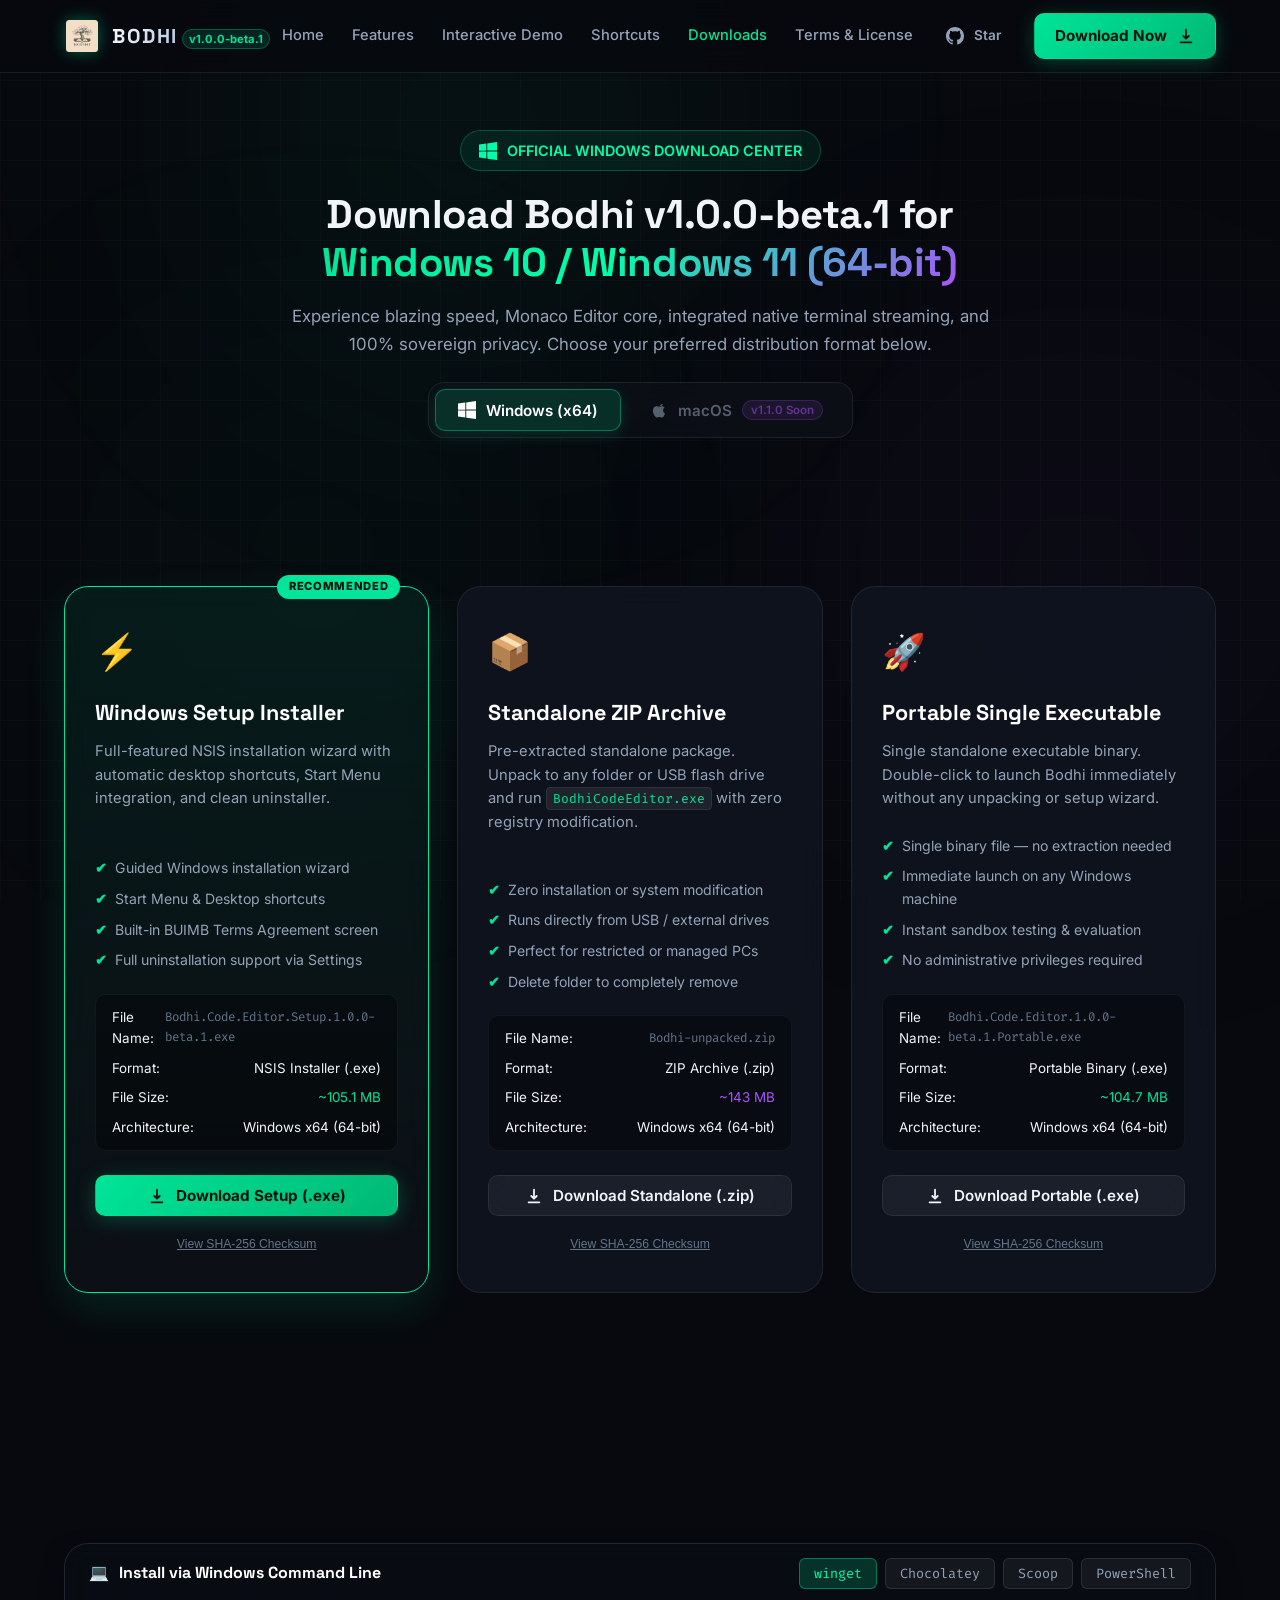
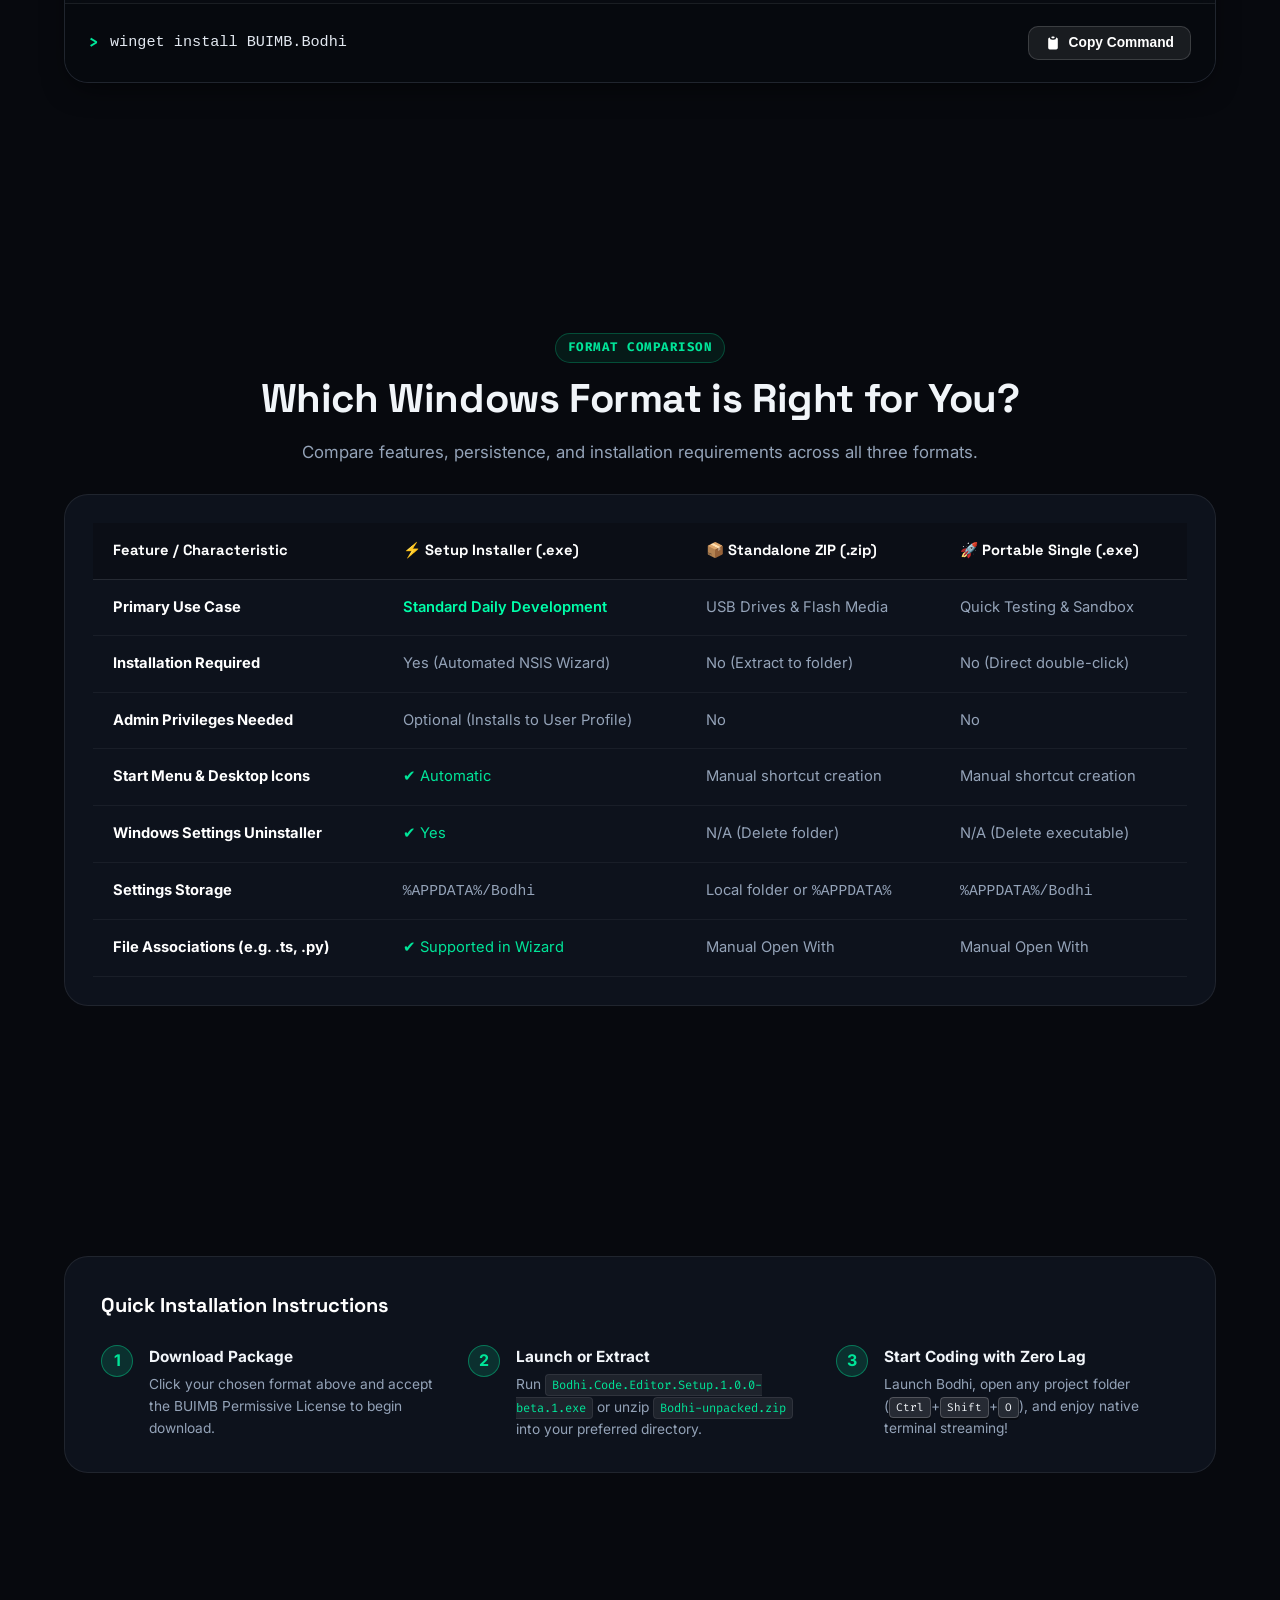
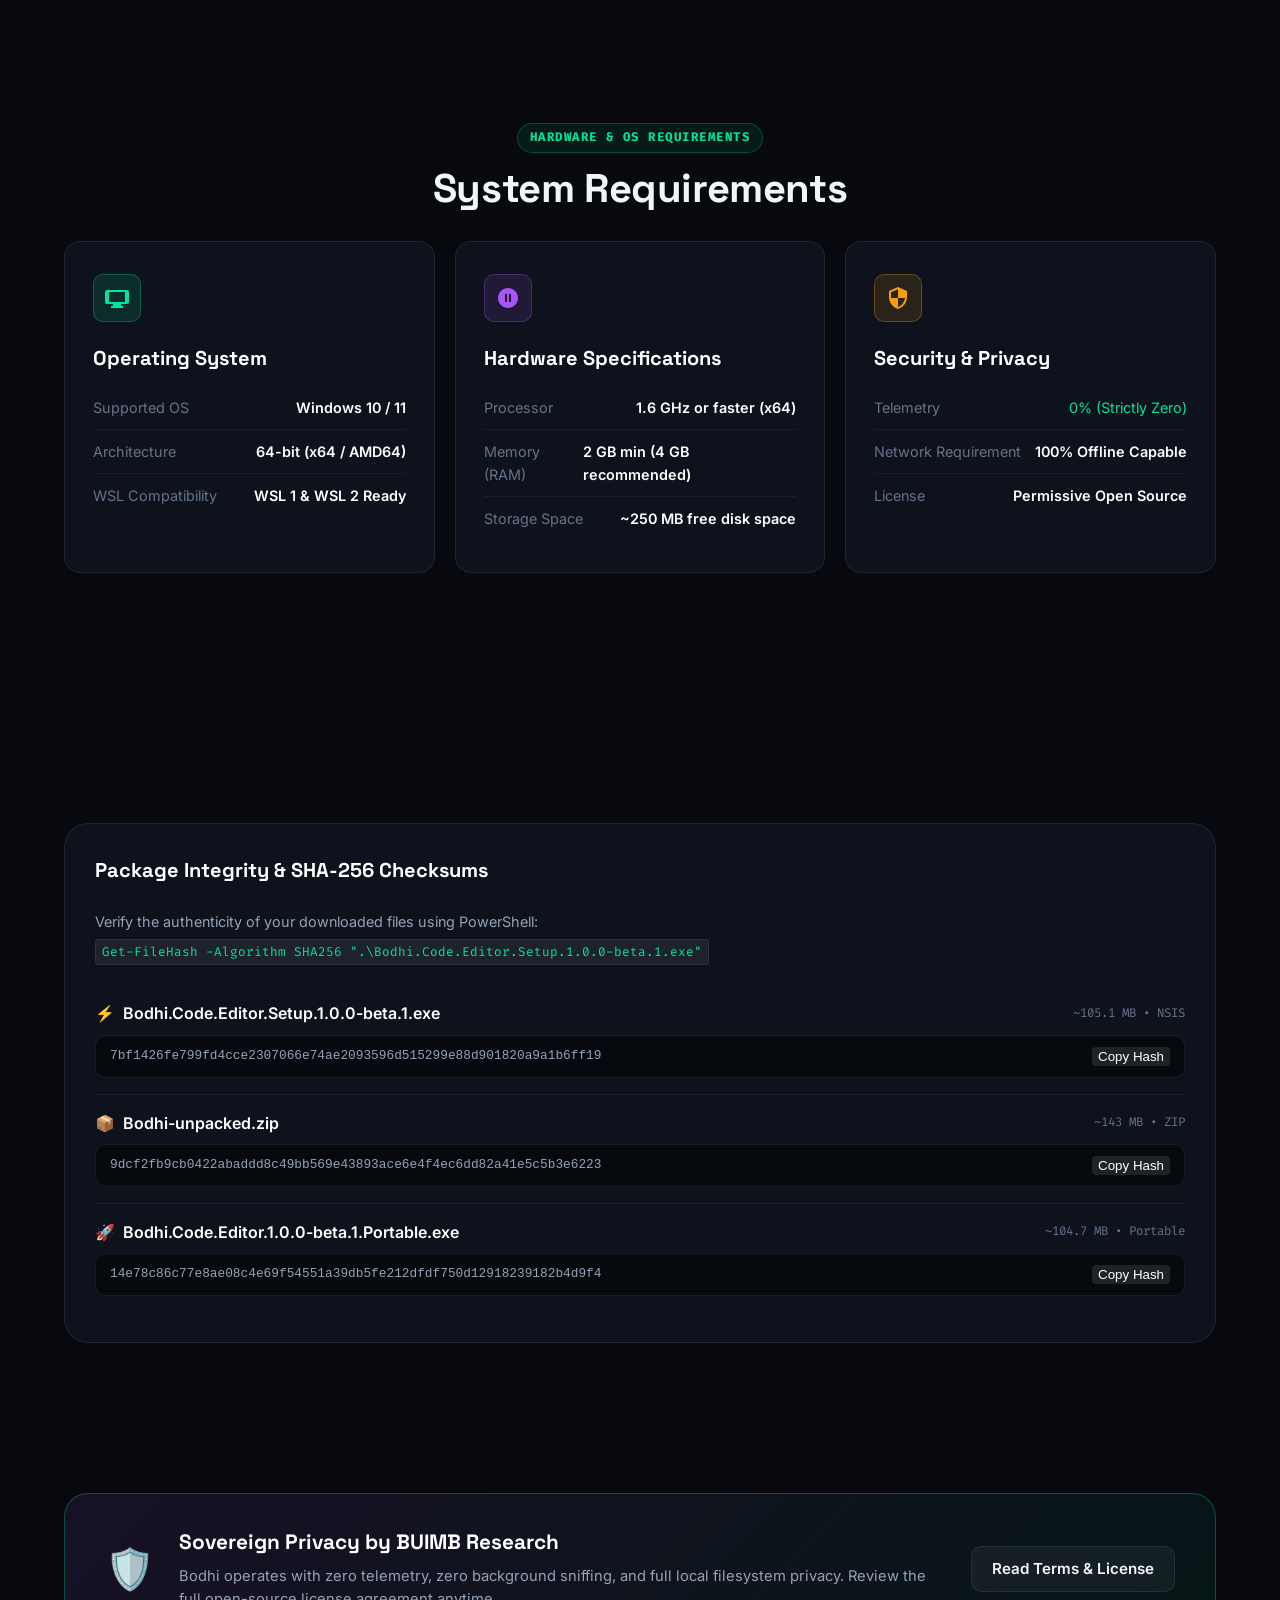
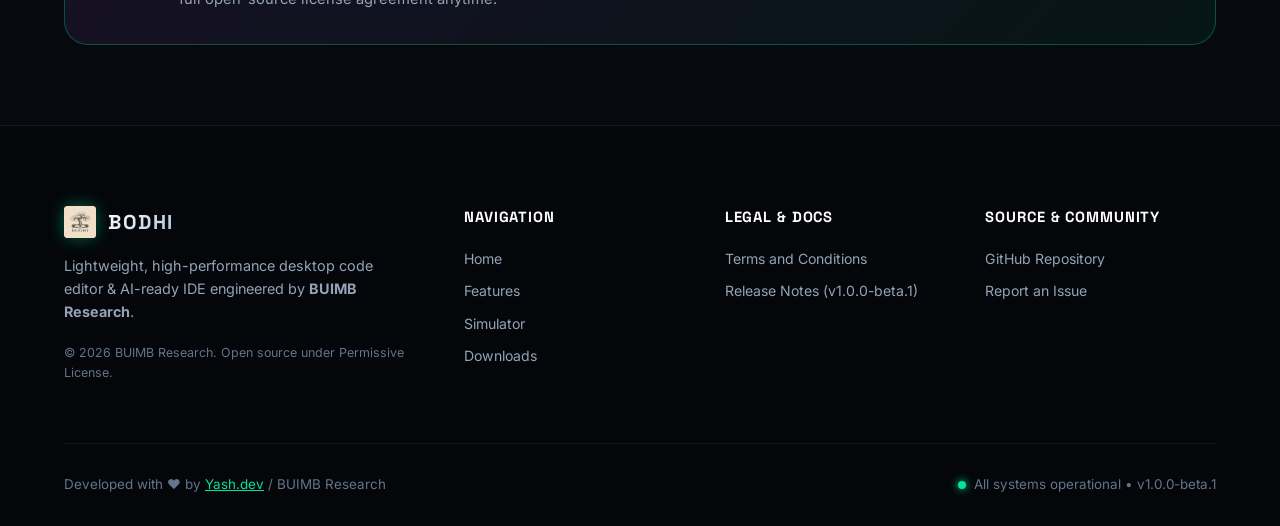
<file: downloads.html>
<!DOCTYPE html>
<html lang="en" class="scroll-smooth">
<head>
  <meta charset="UTF-8" />
  <meta name="viewport" content="width=device-width, initial-scale=1.0" />
  <title>Download Bodhi Code Editor &mdash; Windows Formats (Installer, ZIP &amp; Portable)</title>
  <meta name="description" content="Download Bodhi Code Editor for Windows 10 & 11 (64-bit). Choose between Setup Installer, Standalone Portable ZIP, or Single Portable Executable." />
  <meta name="keywords" content="Download Bodhi, Bodhi Windows, Bodhi IDE download, Bodhi setup exe, Bodhi portable, Bodhi zip, BUIMB Research" />
  <meta name="author" content="BUIMB Research / Yash.dev" />

  <!-- Open Graph -->
  <meta property="og:type" content="website" />
  <meta property="og:title" content="Download Bodhi Code Editor for Windows (v1.0.0-beta.1)" />
  <meta property="og:description" content="Available in 3 Windows formats: NSIS Setup Installer, Standalone Portable ZIP, and Single Executable." />
  <meta property="og:image" content="assets/logo.png" />

  <link rel="icon" type="image/x-icon" href="assets/favicon.ico" />
  <link rel="icon" type="image/png" href="assets/logo.png" />

  <!-- Google Fonts -->
  <link rel="preconnect" href="https://fonts.googleapis.com" />
  <link rel="preconnect" href="https://fonts.gstatic.com" crossorigin />
  <link href="https://fonts.googleapis.com/css2?family=Fira+Code:wght@400;500;600&family=Inter:wght@300;400;500;600;700;800;900&family=Space+Grotesk:wght@500;700&display=swap" rel="stylesheet" />

  <link rel="stylesheet" href="style.css" />
</head>
<body class="bg-dark text-slate">

  <!-- Ambient Glow & Cyber Grid -->
  <div class="ambient-glow glow-1"></div>
  <div class="ambient-glow glow-2"></div>
  <div class="ambient-glow glow-3"></div>
  <div class="cyber-grid-overlay"></div>

  <!-- Navbar -->
  <header class="site-header" id="header">
    <div class="container nav-container">
      <a href="index.html" class="brand-link" id="brand-logo">
        <div class="brand-icon-wrapper">
          <img src="assets/logo.png" alt="Bodhi Logo" class="brand-logo-img" />
          <div class="brand-glow-ring"></div>
        </div>
        <div class="brand-text">
          <span class="brand-title">BODHI</span>
          <span class="brand-badge">v1.0.0-beta.1</span>
        </div>
      </a>

      <nav class="nav-menu" id="nav-menu">
        <a href="index.html" class="nav-item">Home</a>
        <a href="index.html#features" class="nav-item">Features</a>
        <a href="index.html#demo" class="nav-item">Interactive Demo</a>
        <a href="index.html#shortcuts" class="nav-item">Shortcuts</a>
        <a href="downloads.html" class="nav-item active">Downloads</a>
        <a href="terms.html" class="nav-item">Terms &amp; License</a>
      </nav>

      <div class="nav-actions">
        <a href="https://github.com/yash245-code/Bodhi" target="_blank" rel="noopener noreferrer" class="btn btn-ghost btn-icon" title="View GitHub Repository" id="nav-github-btn">
          <svg class="icon" viewBox="0 0 24 24" fill="currentColor">
            <path d="M12 0C5.37 0 0 5.37 0 12c0 5.31 3.435 9.795 8.205 11.385.6.105.825-.255.825-.57 0-.285-.015-1.23-.015-2.235-3.015.555-3.795-.735-4.035-1.41-.135-.345-.72-1.41-1.23-1.695-.42-.225-1.02-.78-.015-.795.945-.015 1.62.87 1.845 1.23 1.08 1.815 2.805 1.305 3.495.99.105-.78.42-1.305.765-1.605-2.67-.3-5.46-1.335-5.46-5.925 0-1.305.465-2.385 1.23-3.225-.12-.3-.54-1.53.12-3.18 0 0 1.005-.315 3.3 1.23.96-.27 1.98-.405 3-.405s2.04.135 3 .405c2.295-1.56 3.3-1.23 3.3-1.23.66 1.65.24 2.88.12 3.18.765.84 1.23 1.905 1.23 3.225 0 4.605-2.805 5.625-5.475 5.925.435.375.81 1.095.81 2.22 0 1.605-.015 2.895-.015 3.3 0 .315.225.69.825.57A12.02 12.02 0 0024 12c0-6.63-5.37-12-12-12z"/>
          </svg>
          <span class="github-star-count" id="nav-star-label">Star</span>
        </a>
        <a href="#windows-downloads" class="btn btn-primary btn-glow" id="nav-download-cta">
          <span>Download Now</span>
          <svg class="icon arrow-icon" viewBox="0 0 20 20" fill="currentColor">
            <path fill-rule="evenodd" d="M3 17a1 1 0 011-1h12a1 1 0 110 2H4a1 1 0 01-1-1zm3.293-7.707a1 1 0 011.414 0L9 10.586V3a1 1 0 112 0v7.586l1.293-1.293a1 1 0 111.414 1.414l-3 3a1 1 0 01-1.414 0l-3-3a1 1 0 010-1.414z" clip-rule="evenodd" />
          </svg>
        </a>
        <button class="mobile-toggle" id="mobile-toggle" aria-label="Toggle Navigation">
          <span></span><span></span><span></span>
        </button>
      </div>
    </div>
  </header>

  <!-- Main Downloads Container -->
  <main class="downloads-page-main">
    <div class="container">
      
      <!-- Page Header -->
      <div class="downloads-page-header text-center">
        <div class="os-badge-header">
          <svg width="18" height="18" viewBox="0 0 24 24" fill="currentColor"><path d="M0 3.449L9.75 2.1v9.451H0m10.949-9.602L24 0v11.4H10.949M0 12.6h9.75v9.451L0 20.699M10.949 12.6H24V24l-12.901-1.799"/></svg>
          <span>OFFICIAL WINDOWS DOWNLOAD CENTER</span>
        </div>

        <h1 class="section-title">
          Download Bodhi v1.0.0-beta.1 for <br />
          <span class="gradient-text">Windows 10 / Windows 11 (64-bit)</span>
        </h1>
        
        <p class="section-subtitle" style="max-width: 720px; margin: 0 auto;">
          Experience blazing speed, Monaco Editor core, integrated native terminal streaming, and 100% sovereign privacy. Choose your preferred distribution format below.
        </p>

        <!-- OS Selection Bar -->
        <div class="os-selector-tabs">
          <button type="button" class="os-tab-btn active" id="tab-btn-win">
            <svg width="18" height="18" viewBox="0 0 24 24" fill="currentColor"><path d="M0 3.449L9.75 2.1v9.451H0m10.949-9.602L24 0v11.4H10.949M0 12.6h9.75v9.451L0 20.699M10.949 12.6H24V24l-12.901-1.799"/></svg>
            <span>Windows (x64)</span>
          </button>
          <button type="button" class="os-tab-btn disabled-tab" title="macOS build is currently in final testing for v1.1.0">
            <svg width="18" height="18" viewBox="0 0 24 24" fill="currentColor"><path d="M18.71 19.5c-.83 1.24-1.71 2.45-3.05 2.47-1.34.03-1.77-.79-3.29-.79-1.53 0-2 .77-3.27.82-1.31.05-2.3-1.32-3.14-2.53C4.25 17 2.94 12.45 4.7 9.39c.87-1.52 2.43-2.48 4.12-2.51 1.28-.02 2.5.87 3.29.87.78 0 2.26-1.07 3.81-.91.65.03 2.47.26 3.64 1.98-.09.06-2.17 1.28-2.15 3.81.03 3.02 2.65 4.03 2.68 4.04-.03.07-.42 1.44-1.38 2.83M15.97 6.37c.62-.75 1.04-1.8 0.92-2.85-.9.04-1.99.6-2.63 1.35-.57.65-1.06 1.71-.93 2.73 1.01.08 2.02-.48 2.64-1.23z"/></svg>
            <span>macOS</span>
            <span class="tab-tag-badge">v1.1.0 Soon</span>
          </button>
        </div>
      </div>

      <!-- Windows Downloads 3 Format Grid -->
      <section id="windows-downloads" class="downloads-cards-grid">
        
        <!-- Format 1: Setup Installer -->
        <div class="download-card featured">
          <div class="card-featured-badge">RECOMMENDED</div>
          <div class="dl-card-icon">⚡</div>
          <h2 class="dl-title">Windows Setup Installer</h2>
          <p class="dl-desc">Full-featured NSIS installation wizard with automatic desktop shortcuts, Start Menu integration, and clean uninstaller.</p>
          
          <ul class="dl-feature-list">
            <li><span class="check">✔</span> Guided Windows installation wizard</li>
            <li><span class="check">✔</span> Start Menu &amp; Desktop shortcuts</li>
            <li><span class="check">✔</span> Built-in BUIMB Terms Agreement screen</li>
            <li><span class="check">✔</span> Full uninstallation support via Settings</li>
          </ul>

          <div class="dl-meta-box">
            <div class="dl-meta-row"><span>File Name:</span> <code class="mono-tag">Bodhi.Code.Editor.Setup.1.0.0-beta.1.exe</code></div>
            <div class="dl-meta-row"><span>Format:</span> <span>NSIS Installer (.exe)</span></div>
            <div class="dl-meta-row"><span>File Size:</span> <span class="green">~105.1 MB</span></div>
            <div class="dl-meta-row"><span>Architecture:</span> <span>Windows x64 (64-bit)</span></div>
          </div>

          <button type="button" class="btn btn-primary btn-block btn-glow require-agreement-trigger" 
                  data-download-url="https://github.com/yash245-code/Bodhi/releases/download/v1.0.0-beta.1/Bodhi.Code.Editor.Setup.1.0.0-beta.1.exe" 
                  data-download-name="Bodhi.Code.Editor.Setup.1.0.0-beta.1.exe" 
                  data-download-type="Windows Setup Installer (NSIS)" 
                  data-download-size="~105.1 MB" 
                  id="dl-page-setup-btn">
            <svg class="icon" viewBox="0 0 20 20" fill="currentColor"><path fill-rule="evenodd" d="M3 17a1 1 0 011-1h12a1 1 0 110 2H4a1 1 0 01-1-1zm3.293-7.707a1 1 0 011.414 0L9 10.586V3a1 1 0 112 0v7.586l1.293-1.293a1 1 0 111.414 1.414l-3 3a1 1 0 01-1.414 0l-3-3a1 1 0 010-1.414z" clip-rule="evenodd"/></svg>
            <span>Download Setup (.exe)</span>
          </button>

          <div class="hash-toggle-wrap">
            <button class="hash-btn" data-target="hash-setup-page">View SHA-256 Checksum</button>
            <div class="hash-box" id="hash-setup-page">
              <code>SHA256: 7bf1426fe799fd4cce2307066e74ae2093596d515299e88d901820a9a1b6ff19</code>
              <button class="copy-hash-btn" data-hash="7bf1426fe799fd4cce2307066e74ae2093596d515299e88d901820a9a1b6ff19">Copy</button>
            </div>
          </div>
        </div>

        <!-- Format 2: Standalone ZIP Archive -->
        <div class="download-card">
          <div class="dl-card-icon">📦</div>
          <h2 class="dl-title">Standalone ZIP Archive</h2>
          <p class="dl-desc">Pre-extracted standalone package. Unpack to any folder or USB flash drive and run <code class="inline-code">BodhiCodeEditor.exe</code> with zero registry modification.</p>
          
          <ul class="dl-feature-list">
            <li><span class="check">✔</span> Zero installation or system modification</li>
            <li><span class="check">✔</span> Runs directly from USB / external drives</li>
            <li><span class="check">✔</span> Perfect for restricted or managed PCs</li>
            <li><span class="check">✔</span> Delete folder to completely remove</li>
          </ul>

          <div class="dl-meta-box">
            <div class="dl-meta-row"><span>File Name:</span> <code class="mono-tag">Bodhi-unpacked.zip</code></div>
            <div class="dl-meta-row"><span>Format:</span> <span>ZIP Archive (.zip)</span></div>
            <div class="dl-meta-row"><span>File Size:</span> <span class="purple">~143 MB</span></div>
            <div class="dl-meta-row"><span>Architecture:</span> <span>Windows x64 (64-bit)</span></div>
          </div>

          <button type="button" class="btn btn-secondary btn-block require-agreement-trigger" 
                  data-download-url="https://github.com/yash245-code/Bodhi/releases/download/v1.0.0-beta.1/Bodhi-unpacked.zip" 
                  data-download-name="Bodhi-unpacked.zip" 
                  data-download-type="Standalone ZIP Archive" 
                  data-download-size="~143 MB" 
                  id="dl-page-zip-btn">
            <svg class="icon" viewBox="0 0 20 20" fill="currentColor"><path fill-rule="evenodd" d="M3 17a1 1 0 011-1h12a1 1 0 110 2H4a1 1 0 01-1-1zm3.293-7.707a1 1 0 011.414 0L9 10.586V3a1 1 0 112 0v7.586l1.293-1.293a1 1 0 111.414 1.414l-3 3a1 1 0 01-1.414 0l-3-3a1 1 0 010-1.414z" clip-rule="evenodd"/></svg>
            <span>Download Standalone (.zip)</span>
          </button>

          <div class="hash-toggle-wrap">
            <button class="hash-btn" data-target="hash-zip-page">View SHA-256 Checksum</button>
            <div class="hash-box" id="hash-zip-page">
              <code>SHA256: 9dcf2fb9cb0422abaddd8c49bb569e43893ace6e4f4ec6dd82a41e5c5b3e6223</code>
              <button class="copy-hash-btn" data-hash="9dcf2fb9cb0422abaddd8c49bb569e43893ace6e4f4ec6dd82a41e5c5b3e6223">Copy</button>
            </div>
          </div>
        </div>

        <!-- Format 3: Portable Executable -->
        <div class="download-card">
          <div class="dl-card-icon">🚀</div>
          <h2 class="dl-title">Portable Single Executable</h2>
          <p class="dl-desc">Single standalone executable binary. Double-click to launch Bodhi immediately without any unpacking or setup wizard.</p>
          
          <ul class="dl-feature-list">
            <li><span class="check">✔</span> Single binary file &mdash; no extraction needed</li>
            <li><span class="check">✔</span> Immediate launch on any Windows machine</li>
            <li><span class="check">✔</span> Instant sandbox testing &amp; evaluation</li>
            <li><span class="check">✔</span> No administrative privileges required</li>
          </ul>

          <div class="dl-meta-box">
            <div class="dl-meta-row"><span>File Name:</span> <code class="mono-tag">Bodhi.Code.Editor.1.0.0-beta.1.Portable.exe</code></div>
            <div class="dl-meta-row"><span>Format:</span> <span>Portable Binary (.exe)</span></div>
            <div class="dl-meta-row"><span>File Size:</span> <span class="green">~104.7 MB</span></div>
            <div class="dl-meta-row"><span>Architecture:</span> <span>Windows x64 (64-bit)</span></div>
          </div>

          <button type="button" class="btn btn-secondary btn-block require-agreement-trigger" 
                  data-download-url="https://github.com/yash245-code/Bodhi/releases/download/v1.0.0-beta.1/Bodhi.Code.Editor.1.0.0-beta.1.Portable.exe" 
                  data-download-name="Bodhi.Code.Editor.1.0.0-beta.1.Portable.exe" 
                  data-download-type="Portable Single Executable" 
                  data-download-size="~104.7 MB" 
                  id="dl-page-portable-btn">
            <svg class="icon" viewBox="0 0 20 20" fill="currentColor"><path fill-rule="evenodd" d="M3 17a1 1 0 011-1h12a1 1 0 110 2H4a1 1 0 01-1-1zm3.293-7.707a1 1 0 011.414 0L9 10.586V3a1 1 0 112 0v7.586l1.293-1.293a1 1 0 111.414 1.414l-3 3a1 1 0 01-1.414 0l-3-3a1 1 0 010-1.414z" clip-rule="evenodd"/></svg>
            <span>Download Portable (.exe)</span>
          </button>

          <div class="hash-toggle-wrap">
            <button class="hash-btn" data-target="hash-portable-page">View SHA-256 Checksum</button>
            <div class="hash-box" id="hash-portable-page">
              <code>SHA256: 14e78c86c77e8ae08c4e69f54551a39db5fe212dfdf750d12918239182b4d9f4</code>
              <button class="copy-hash-btn" data-hash="14e78c86c77e8ae08c4e69f54551a39db5fe212dfdf750d12918239182b4d9f4">Copy</button>
            </div>
          </div>
        </div>

      </section>

      <!-- CLI & Package Manager Installers -->
      <section class="cli-installer-section">
        <div class="cli-panel-box">
          <div class="cli-panel-header">
            <div class="cli-title-group">
              <span>💻</span>
              <span>Install via Windows Command Line</span>
            </div>
            <div class="cli-tabs" id="cli-tabs">
              <button class="cli-tab-btn active" data-cmd="winget install BUIMB.Bodhi" data-manager="winget">winget</button>
              <button class="cli-tab-btn" data-cmd="choco install bodhi" data-manager="choco">Chocolatey</button>
              <button class="cli-tab-btn" data-cmd="scoop install bodhi" data-manager="scoop">Scoop</button>
              <button class="cli-tab-btn" data-cmd="irm https://github.com/yash245-code/Bodhi/releases/latest/download/install.ps1 | iex" data-manager="powershell">PowerShell</button>
            </div>
          </div>
          <div class="cli-panel-body">
            <div class="cli-cmd-display">
              <span class="cli-prompt">&gt;</span>
              <code id="cli-cmd-text">winget install BUIMB.Bodhi</code>
            </div>
            <button class="cli-copy-btn" id="cli-copy-btn" data-clipboard="winget install BUIMB.Bodhi">
              <svg width="16" height="16" viewBox="0 0 20 20" fill="currentColor"><path d="M8 3a1 1 0 011-1h2a1 1 0 110 2H9a1 1 0 01-1-1z"/><path d="M6 3a2 2 0 00-2 2v11a2 2 0 002 2h8a2 2 0 002-2V5a2 2 0 00-2-2 3 3 0 01-3 3H9a3 3 0 01-3-3z"/></svg>
              <span>Copy Command</span>
            </button>
          </div>
        </div>
      </section>

      <!-- Format Comparison Matrix Table -->
      <section class="matrix-section">
        <div class="section-header text-center" style="margin-bottom: 28px;">
          <span class="section-tag">FORMAT COMPARISON</span>
          <h3 class="section-title">Which Windows Format is Right for You?</h3>
          <p class="section-subtitle">Compare features, persistence, and installation requirements across all three formats.</p>
        </div>

        <div class="matrix-table-wrap">
          <table class="matrix-table">
            <thead>
              <tr>
                <th>Feature / Characteristic</th>
                <th>⚡ Setup Installer (.exe)</th>
                <th>📦 Standalone ZIP (.zip)</th>
                <th>🚀 Portable Single (.exe)</th>
              </tr>
            </thead>
            <tbody>
              <tr>
                <td><strong>Primary Use Case</strong></td>
                <td><span class="matrix-highlight">Standard Daily Development</span></td>
                <td>USB Drives &amp; Flash Media</td>
                <td>Quick Testing &amp; Sandbox</td>
              </tr>
              <tr>
                <td><strong>Installation Required</strong></td>
                <td>Yes (Automated NSIS Wizard)</td>
                <td>No (Extract to folder)</td>
                <td>No (Direct double-click)</td>
              </tr>
              <tr>
                <td><strong>Admin Privileges Needed</strong></td>
                <td>Optional (Installs to User Profile)</td>
                <td>No</td>
                <td>No</td>
              </tr>
              <tr>
                <td><strong>Start Menu &amp; Desktop Icons</strong></td>
                <td><span class="green">✔ Automatic</span></td>
                <td>Manual shortcut creation</td>
                <td>Manual shortcut creation</td>
              </tr>
              <tr>
                <td><strong>Windows Settings Uninstaller</strong></td>
                <td><span class="green">✔ Yes</span></td>
                <td>N/A (Delete folder)</td>
                <td>N/A (Delete executable)</td>
              </tr>
              <tr>
                <td><strong>Settings Storage</strong></td>
                <td><code>%APPDATA%/Bodhi</code></td>
                <td>Local folder or <code>%APPDATA%</code></td>
                <td><code>%APPDATA%/Bodhi</code></td>
              </tr>
              <tr>
                <td><strong>File Associations (e.g. .ts, .py)</strong></td>
                <td><span class="green">✔ Supported in Wizard</span></td>
                <td>Manual Open With</td>
                <td>Manual Open With</td>
              </tr>
            </tbody>
          </table>
        </div>
      </section>

      <!-- Step-by-Step Installation Guides -->
      <section class="install-guide-section" style="margin: 50px 0;">
        <div class="install-guide-card">
          <div class="guide-header">
            <h3>Quick Installation Instructions</h3>
          </div>
          <div class="guide-steps">
            <div class="guide-step">
              <div class="step-num">1</div>
              <div class="step-body">
                <strong>Download Package</strong>
                <p>Click your chosen format above and accept the BUIMB Permissive License to begin download.</p>
              </div>
            </div>
            <div class="guide-step">
              <div class="step-num">2</div>
              <div class="step-body">
                <strong>Launch or Extract</strong>
                <p>Run <code class="inline-code">Bodhi.Code.Editor.Setup.1.0.0-beta.1.exe</code> or unzip <code class="inline-code">Bodhi-unpacked.zip</code> into your preferred directory.</p>
              </div>
            </div>
            <div class="guide-step">
              <div class="step-num">3</div>
              <div class="step-body">
                <strong>Start Coding with Zero Lag</strong>
                <p>Launch Bodhi, open any project folder (<kbd>Ctrl</kbd>+<kbd>Shift</kbd>+<kbd>O</kbd>), and enjoy native terminal streaming!</p>
              </div>
            </div>
          </div>
        </div>
      </section>

      <!-- System Requirements & Specs -->
      <section class="system-req-section" style="margin: 50px 0;">
        <div class="section-header text-center" style="margin-bottom: 28px;">
          <span class="section-tag">HARDWARE &amp; OS REQUIREMENTS</span>
          <h3 class="section-title">System Requirements</h3>
        </div>

        <div class="req-cards-grid">
          <div class="feature-card">
            <div class="feature-icon-box green">
              <svg viewBox="0 0 24 24" fill="currentColor"><path d="M4 6h16v10H4zM2 4a2 2 0 00-2 2v10a2 2 0 002 2h6v2H6v2h12v-2h-2v-2h6a2 2 0 002-2V6a2 2 0 00-2-2H2z"/></svg>
            </div>
            <h4 class="feature-title">Operating System</h4>
            <div class="req-spec-item">
              <span class="req-label">Supported OS</span>
              <span class="req-val">Windows 10 / 11</span>
            </div>
            <div class="req-spec-item">
              <span class="req-label">Architecture</span>
              <span class="req-val">64-bit (x64 / AMD64)</span>
            </div>
            <div class="req-spec-item">
              <span class="req-label">WSL Compatibility</span>
              <span class="req-val">WSL 1 &amp; WSL 2 Ready</span>
            </div>
          </div>

          <div class="feature-card">
            <div class="feature-icon-box purple">
              <svg viewBox="0 0 24 24" fill="currentColor"><path d="M12 2C6.48 2 2 6.48 2 12s4.48 10 10 10 10-4.48 10-10S17.52 2 12 2zm-1 14H9V8h2v8zm4 0h-2V8h2v8z"/></svg>
            </div>
            <h4 class="feature-title">Hardware Specifications</h4>
            <div class="req-spec-item">
              <span class="req-label">Processor</span>
              <span class="req-val">1.6 GHz or faster (x64)</span>
            </div>
            <div class="req-spec-item">
              <span class="req-label">Memory (RAM)</span>
              <span class="req-val">2 GB min (4 GB recommended)</span>
            </div>
            <div class="req-spec-item">
              <span class="req-label">Storage Space</span>
              <span class="req-val">~250 MB free disk space</span>
            </div>
          </div>

          <div class="feature-card">
            <div class="feature-icon-box amber">
              <svg viewBox="0 0 24 24" fill="currentColor"><path d="M12 1L3 5v6c0 5.55 3.84 10.74 9 12 5.16-1.26 9-6.45 9-12V5l-9-4zm0 10.99h7c-.53 4.12-3.28 7.79-7 8.94V12H5V6.3l7-3.11v8.8z"/></svg>
            </div>
            <h4 class="feature-title">Security &amp; Privacy</h4>
            <div class="req-spec-item">
              <span class="req-label">Telemetry</span>
              <span class="green font-bold">0% (Strictly Zero)</span>
            </div>
            <div class="req-spec-item">
              <span class="req-label">Network Requirement</span>
              <span class="req-val">100% Offline Capable</span>
            </div>
            <div class="req-spec-item">
              <span class="req-label">License</span>
              <span class="req-val">Permissive Open Source</span>
            </div>
          </div>
        </div>
      </section>

      <!-- SHA-256 Verification Section -->
      <section class="checksum-section">
        <div class="checksum-box">
          <div class="guide-header" style="margin-bottom: 20px;">
            <h3>Package Integrity &amp; SHA-256 Checksums</h3>
            <p style="color: var(--text-muted); font-size: 0.9rem;">
              Verify the authenticity of your downloaded files using PowerShell: <br />
              <code class="inline-code" style="margin-top: 6px; display: inline-block;">Get-FileHash -Algorithm SHA256 ".\Bodhi.Code.Editor.Setup.1.0.0-beta.1.exe"</code>
            </p>
          </div>

          <div class="checksum-row">
            <div class="checksum-meta">
              <div class="checksum-file-title">
                <span>⚡</span> <span>Bodhi.Code.Editor.Setup.1.0.0-beta.1.exe</span>
              </div>
              <span class="mono-tag green">~105.1 MB • NSIS</span>
            </div>
            <div class="checksum-code-box">
              <code>7bf1426fe799fd4cce2307066e74ae2093596d515299e88d901820a9a1b6ff19</code>
              <button class="copy-hash-btn" data-hash="7bf1426fe799fd4cce2307066e74ae2093596d515299e88d901820a9a1b6ff19">Copy Hash</button>
            </div>
          </div>

          <div class="checksum-row">
            <div class="checksum-meta">
              <div class="checksum-file-title">
                <span>📦</span> <span>Bodhi-unpacked.zip</span>
              </div>
              <span class="mono-tag purple">~143 MB • ZIP</span>
            </div>
            <div class="checksum-code-box">
              <code>9dcf2fb9cb0422abaddd8c49bb569e43893ace6e4f4ec6dd82a41e5c5b3e6223</code>
              <button class="copy-hash-btn" data-hash="9dcf2fb9cb0422abaddd8c49bb569e43893ace6e4f4ec6dd82a41e5c5b3e6223">Copy Hash</button>
            </div>
          </div>

          <div class="checksum-row">
            <div class="checksum-meta">
              <div class="checksum-file-title">
                <span>🚀</span> <span>Bodhi.Code.Editor.1.0.0-beta.1.Portable.exe</span>
              </div>
              <span class="mono-tag green">~104.7 MB • Portable</span>
            </div>
            <div class="checksum-code-box">
              <code>14e78c86c77e8ae08c4e69f54551a39db5fe212dfdf750d12918239182b4d9f4</code>
              <button class="copy-hash-btn" data-hash="14e78c86c77e8ae08c4e69f54551a39db5fe212dfdf750d12918239182b4d9f4">Copy Hash</button>
            </div>
          </div>
        </div>
      </section>

      <!-- Terms & Sovereign Privacy Banner -->
      <div class="terms-callout" style="margin-top: 50px;">
        <div class="callout-icon">🛡️</div>
        <div class="callout-content">
          <h3>Sovereign Privacy by BUIMB Research</h3>
          <p>
            Bodhi operates with zero telemetry, zero background sniffing, and full local filesystem privacy. Review the full open-source license agreement anytime.
          </p>
        </div>
        <a href="terms.html" class="btn btn-secondary">
          <span>Read Terms &amp; License</span>
        </a>
      </div>

    </div>
  </main>

  <!-- Download Terms Agreement Modal (MANDATORY WALL) -->
  <div class="modal-backdrop" id="download-agreement-modal" role="dialog" aria-modal="true" aria-labelledby="agreement-modal-title">
    <div class="modal-box">
      
      <div class="modal-header">
        <div class="modal-title-group">
          <span class="modal-icon" id="agreement-modal-icon">⚡</span>
          <div>
            <h3 id="agreement-modal-title">Bodhi License &amp; Terms Agreement</h3>
            <span class="terms-subtitle">BUIMB Research &bull; Version 1.0.0-beta.1</span>
          </div>
        </div>
        <button class="modal-close-btn" id="close-agreement-modal-btn" aria-label="Close dialog">&times;</button>
      </div>

      <div class="modal-body">
        
        <!-- Target Download Details Banner -->
        <div class="modal-download-meta-banner" id="modal-download-meta-banner">
          <div class="meta-banner-label">Ready to download:</div>
          <div class="meta-banner-file" id="agreement-file-name">Bodhi.Code.Editor.Setup.1.0.0-beta.1.exe</div>
          <div class="meta-banner-specs" id="agreement-file-meta">Windows Setup Installer (NSIS) • ~105.1 MB</div>
        </div>

        <div class="modal-scroll-inner">
          <h4>Terms Summary &amp; Privacy Guarantee</h4>
          <p>
            Before initiating your download of <strong>Bodhi Code Editor</strong>, please review and accept the official BUIMB Research Permissive Open Source License and Sovereign Privacy terms:
          </p>

          <h5>1. Permissive Open Source License Grant</h5>
          <p>
            Permission is hereby granted, free of charge, to any person obtaining a copy of this software and associated documentation files (the "Software"), to deal in the Software without restriction, including without limitation the rights to use, copy, modify, merge, publish, distribute, sublicense, and/or sell copies of the Software.
          </p>

          <h5>2. Zero-Telemetry &amp; Sovereign Local Privacy</h5>
          <ul>
            <li><strong>Zero Tracking:</strong> Bodhi never collects, transmits, or monetizes user keystrokes, source code, or terminal sessions.</li>
            <li><strong>Direct AI Communication:</strong> If AI features are configured, your API keys connect directly to your chosen provider with no BUIMB intermediary servers.</li>
            <li><strong>Local State:</strong> All configs and workspace state remain strictly on your local device.</li>
          </ul>

          <h5>3. Disclaimer of Warranties</h5>
          <p>
            THE SOFTWARE IS PROVIDED "AS IS", WITHOUT WARRANTY OF ANY KIND, EXPRESS OR IMPLIED. IN NO EVENT SHALL BUIMB RESEARCH OR ITS CONTRIBUTORS BE LIABLE FOR ANY CLAIM, DAMAGES, OR OTHER LIABILITY.
          </p>
        </div>

        <!-- Mandatory Checkbox -->
        <div class="modal-agreement-checkbox-wrap">
          <label class="agreement-label" id="agreement-label" for="terms-agree-checkbox">
            <input type="checkbox" id="terms-agree-checkbox" />
            <span class="custom-checkbox-indicator"></span>
            <span class="agreement-text">
              I have read, understood, and agree to the <strong>BUIMB Terms &amp; Conditions</strong> and <strong>Open Source License</strong>.
            </span>
          </label>
        </div>

      </div>

      <div class="modal-footer modal-footer-dual">
        <button type="button" class="btn btn-ghost" id="agreement-cancel-btn">Cancel</button>
        <button type="button" class="btn btn-primary btn-glow" id="agreement-download-btn" disabled>
          <svg class="icon" viewBox="0 0 20 20" fill="currentColor"><path fill-rule="evenodd" d="M3 17a1 1 0 011-1h12a1 1 0 110 2H4a1 1 0 01-1-1zm3.293-7.707a1 1 0 011.414 0L9 10.586V3a1 1 0 112 0v7.586l1.293-1.293a1 1 0 111.414 1.414l-3 3a1 1 0 01-1.414 0l-3-3a1 1 0 010-1.414z" clip-rule="evenodd"/></svg>
          <span id="agreement-btn-text">Accept &amp; Start Download</span>
        </button>
      </div>

    </div>
  </div>

  <!-- Footer -->
  <footer class="site-footer">
    <div class="container footer-container">
      <div class="footer-top">
        <div class="footer-brand">
          <a href="index.html" class="brand-link">
            <img src="assets/logo.png" alt="Bodhi Logo" class="brand-logo-img" />
            <span class="brand-title">BODHI</span>
          </a>
          <p class="footer-bio">
            Lightweight, high-performance desktop code editor &amp; AI-ready IDE engineered by <strong>BUIMB Research</strong>.
          </p>
          <div class="footer-copy">
            &copy; 2026 BUIMB Research. Open source under Permissive License.
          </div>
        </div>

        <div class="footer-links-group">
          <div class="footer-col">
            <h4>Navigation</h4>
            <a href="index.html">Home</a>
            <a href="index.html#features">Features</a>
            <a href="index.html#demo">Simulator</a>
            <a href="downloads.html">Downloads</a>
          </div>

          <div class="footer-col">
            <h4>Legal &amp; Docs</h4>
            <a href="terms.html">Terms and Conditions</a>
            <a href="https://github.com/yash245-code/Bodhi/releases" target="_blank" rel="noopener">Release Notes (v1.0.0-beta.1)</a>
          </div>

          <div class="footer-col">
            <h4>Source &amp; Community</h4>
            <a href="https://github.com/yash245-code/Bodhi" target="_blank" rel="noopener">GitHub Repository</a>
            <a href="https://github.com/yash245-code/Bodhi/issues" target="_blank" rel="noopener">Report an Issue</a>
          </div>
        </div>
      </div>

      <div class="footer-bottom">
        <div class="footer-bottom-flex">
          <span>Developed with ❤️ by <a href="https://github.com/yash245-code" target="_blank" class="green">Yash.dev</a> / BUIMB Research</span>
          <div class="status-indicator">
            <span class="status-dot"></span>
            <span>All systems operational &bull; v1.0.0-beta.1</span>
          </div>
        </div>
      </div>
    </div>
  </footer>

  <script src="app.js"></script>
</body>
</html>
</file>
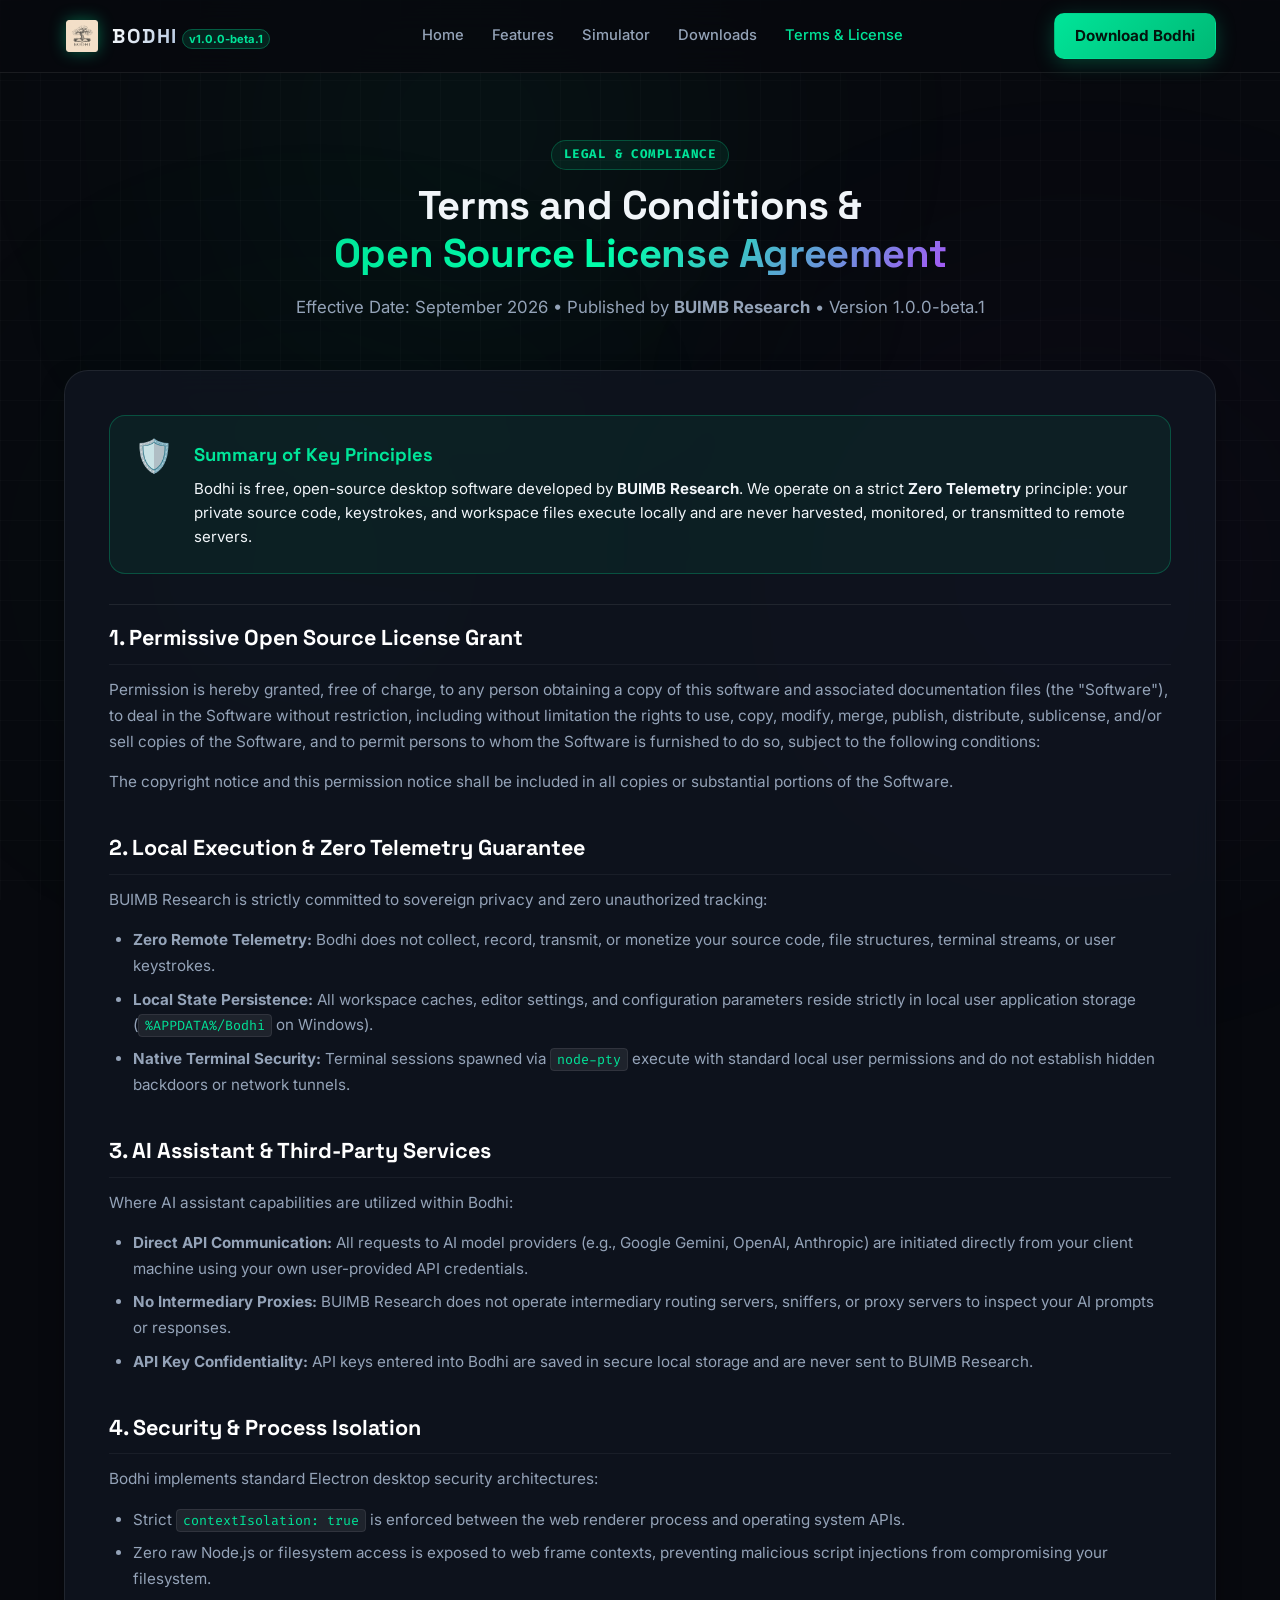
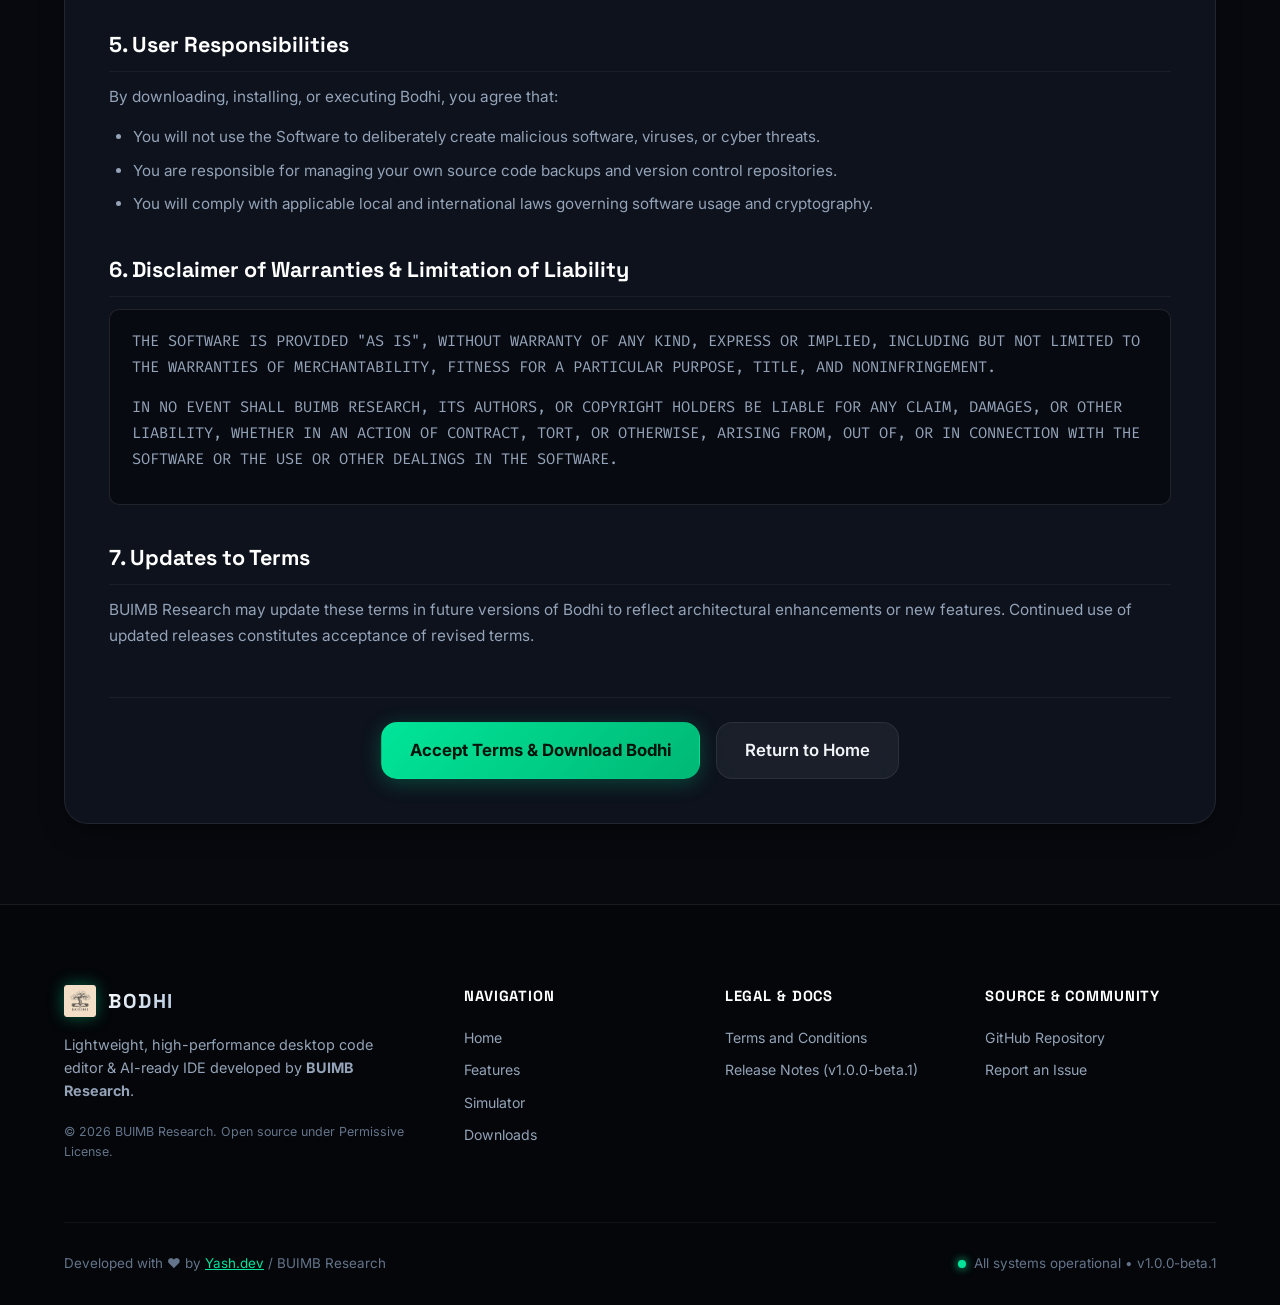
<file: terms.html>
<!DOCTYPE html>
<html lang="en" class="scroll-smooth">
<head>
  <meta charset="UTF-8" />
  <meta name="viewport" content="width=device-width, initial-scale=1.0" />
  <title>Terms &amp; Conditions &mdash; Bodhi Code Editor (BUIMB Research)</title>
  <meta name="description" content="Official Terms &amp; Conditions and Open Source License Agreement for Bodhi Code Editor by BUIMB Research." />
  
  <link rel="icon" type="image/x-icon" href="assets/favicon.ico" />
  <link rel="icon" type="image/png" href="assets/logo.png" />
  
  <!-- Google Fonts -->
  <link rel="preconnect" href="https://fonts.googleapis.com" />
  <link rel="preconnect" href="https://fonts.gstatic.com" crossorigin />
  <link href="https://fonts.googleapis.com/css2?family=Fira+Code:wght@400;500;600&family=Inter:wght@300;400;500;600;700;800;900&family=Space+Grotesk:wght@500;700&display=swap" rel="stylesheet" />
  
  <link rel="stylesheet" href="style.css" />
</head>
<body class="bg-dark text-slate">

  <!-- Ambient Glow & Cyber Grid -->
  <div class="ambient-glow glow-1"></div>
  <div class="ambient-glow glow-2"></div>
  <div class="ambient-glow glow-3"></div>
  <div class="cyber-grid-overlay"></div>

  <!-- Navbar -->
  <header class="site-header" id="header">
    <div class="container nav-container">
      <a href="index.html" class="brand-link" id="brand-logo">
        <div class="brand-icon-wrapper">
          <img src="assets/logo.png" alt="Bodhi Logo" class="brand-logo-img" />
          <div class="brand-glow-ring"></div>
        </div>
        <div class="brand-text">
          <span class="brand-title">BODHI</span>
          <span class="brand-badge">v1.0.0-beta.1</span>
        </div>
      </a>

      <nav class="nav-menu">
        <a href="index.html" class="nav-item">Home</a>
        <a href="index.html#features" class="nav-item">Features</a>
        <a href="index.html#demo" class="nav-item">Simulator</a>
        <a href="downloads.html" class="nav-item">Downloads</a>
        <a href="terms.html" class="nav-item active">Terms &amp; License</a>
      </nav>

      <div class="nav-actions">
        <a href="downloads.html" class="btn btn-primary btn-glow">
          <span>Download Bodhi</span>
        </a>
      </div>
    </div>
  </header>

  <!-- Terms Main Container -->
  <main class="terms-page-main">
    <div class="container">
      
      <div class="terms-page-header text-center">
        <div class="section-tag">LEGAL &amp; COMPLIANCE</div>
        <h1 class="section-title">Terms and Conditions &amp; <br /><span class="gradient-text">Open Source License Agreement</span></h1>
        <p class="section-subtitle">
          Effective Date: September 2026 &bull; Published by <strong>BUIMB Research</strong> &bull; Version 1.0.0-beta.1
        </p>
      </div>

      <div class="terms-content-card">
        
        <div class="terms-summary-callout">
          <div class="callout-icon">🛡️</div>
          <div class="callout-text">
            <h3>Summary of Key Principles</h3>
            <p>
              Bodhi is free, open-source desktop software developed by <strong>BUIMB Research</strong>. We operate on a strict <strong>Zero Telemetry</strong> principle: your private source code, keystrokes, and workspace files execute locally and are never harvested, monitored, or transmitted to remote servers.
            </p>
          </div>
        </div>

        <hr class="modal-hr" />

        <section class="terms-section-block">
          <h2>1. Permissive Open Source License Grant</h2>
          <p>
            Permission is hereby granted, free of charge, to any person obtaining a copy of this software and associated documentation files (the "Software"), to deal in the Software without restriction, including without limitation the rights to use, copy, modify, merge, publish, distribute, sublicense, and/or sell copies of the Software, and to permit persons to whom the Software is furnished to do so, subject to the following conditions:
          </p>
          <p>
            The copyright notice and this permission notice shall be included in all copies or substantial portions of the Software.
          </p>
        </section>

        <section class="terms-section-block">
          <h2>2. Local Execution &amp; Zero Telemetry Guarantee</h2>
          <p>
            BUIMB Research is strictly committed to sovereign privacy and zero unauthorized tracking:
          </p>
          <ul>
            <li><strong>Zero Remote Telemetry:</strong> Bodhi does not collect, record, transmit, or monetize your source code, file structures, terminal streams, or user keystrokes.</li>
            <li><strong>Local State Persistence:</strong> All workspace caches, editor settings, and configuration parameters reside strictly in local user application storage (<code class="inline-code">%APPDATA%/Bodhi</code> on Windows).</li>
            <li><strong>Native Terminal Security:</strong> Terminal sessions spawned via <code class="inline-code">node-pty</code> execute with standard local user permissions and do not establish hidden backdoors or network tunnels.</li>
          </ul>
        </section>

        <section class="terms-section-block">
          <h2>3. AI Assistant &amp; Third-Party Services</h2>
          <p>
            Where AI assistant capabilities are utilized within Bodhi:
          </p>
          <ul>
            <li><strong>Direct API Communication:</strong> All requests to AI model providers (e.g., Google Gemini, OpenAI, Anthropic) are initiated directly from your client machine using your own user-provided API credentials.</li>
            <li><strong>No Intermediary Proxies:</strong> BUIMB Research does not operate intermediary routing servers, sniffers, or proxy servers to inspect your AI prompts or responses.</li>
            <li><strong>API Key Confidentiality:</strong> API keys entered into Bodhi are saved in secure local storage and are never sent to BUIMB Research.</li>
          </ul>
        </section>

        <section class="terms-section-block">
          <h2>4. Security &amp; Process Isolation</h2>
          <p>
            Bodhi implements standard Electron desktop security architectures:
          </p>
          <ul>
            <li>Strict <code class="inline-code">contextIsolation: true</code> is enforced between the web renderer process and operating system APIs.</li>
            <li>Zero raw Node.js or filesystem access is exposed to web frame contexts, preventing malicious script injections from compromising your filesystem.</li>
          </ul>
        </section>

        <section class="terms-section-block">
          <h2>5. User Responsibilities</h2>
          <p>
            By downloading, installing, or executing Bodhi, you agree that:
          </p>
          <ul>
            <li>You will not use the Software to deliberately create malicious software, viruses, or cyber threats.</li>
            <li>You are responsible for managing your own source code backups and version control repositories.</li>
            <li>You will comply with applicable local and international laws governing software usage and cryptography.</li>
          </ul>
        </section>

        <section class="terms-section-block">
          <h2>6. Disclaimer of Warranties &amp; Limitation of Liability</h2>
          <div class="legal-disclaimer-box">
            <p>
              THE SOFTWARE IS PROVIDED "AS IS", WITHOUT WARRANTY OF ANY KIND, EXPRESS OR IMPLIED, INCLUDING BUT NOT LIMITED TO THE WARRANTIES OF MERCHANTABILITY, FITNESS FOR A PARTICULAR PURPOSE, TITLE, AND NONINFRINGEMENT.
            </p>
            <p>
              IN NO EVENT SHALL BUIMB RESEARCH, ITS AUTHORS, OR COPYRIGHT HOLDERS BE LIABLE FOR ANY CLAIM, DAMAGES, OR OTHER LIABILITY, WHETHER IN AN ACTION OF CONTRACT, TORT, OR OTHERWISE, ARISING FROM, OUT OF, OR IN CONNECTION WITH THE SOFTWARE OR THE USE OR OTHER DEALINGS IN THE SOFTWARE.
            </p>
          </div>
        </section>

        <section class="terms-section-block">
          <h2>7. Updates to Terms</h2>
          <p>
            BUIMB Research may update these terms in future versions of Bodhi to reflect architectural enhancements or new features. Continued use of updated releases constitutes acceptance of revised terms.
          </p>
        </section>

        <div class="terms-action-footer">
          <a href="downloads.html" class="btn btn-primary btn-xl btn-glow">
            <span>Accept Terms &amp; Download Bodhi</span>
          </a>
          <a href="index.html" class="btn btn-secondary btn-xl">
            <span>Return to Home</span>
          </a>
        </div>

      </div>

    </div>
  </main>

  <!-- Footer -->
  <footer class="site-footer">
    <div class="container footer-container">
      <div class="footer-top">
        <div class="footer-brand">
          <div class="brand-link">
            <img src="assets/logo.png" alt="Bodhi Logo" class="brand-logo-img" />
            <span class="brand-title">BODHI</span>
          </div>
          <p class="footer-bio">
            Lightweight, high-performance desktop code editor &amp; AI-ready IDE developed by <strong>BUIMB Research</strong>.
          </p>
          <div class="footer-copy">
            &copy; 2026 BUIMB Research. Open source under Permissive License.
          </div>
        </div>

        <div class="footer-links-group">
          <div class="footer-col">
            <h4>Navigation</h4>
            <a href="index.html">Home</a>
            <a href="index.html#features">Features</a>
            <a href="index.html#demo">Simulator</a>
            <a href="downloads.html">Downloads</a>
          </div>

          <div class="footer-col">
            <h4>Legal &amp; Docs</h4>
            <a href="terms.html">Terms and Conditions</a>
            <a href="https://github.com/yash245-code/Bodhi/releases" target="_blank" rel="noopener">Release Notes (v1.0.0-beta.1)</a>
          </div>

          <div class="footer-col">
            <h4>Source &amp; Community</h4>
            <a href="https://github.com/yash245-code/Bodhi" target="_blank" rel="noopener">GitHub Repository</a>
            <a href="https://github.com/yash245-code/Bodhi/issues" target="_blank" rel="noopener">Report an Issue</a>
          </div>
        </div>
      </div>

      <div class="footer-bottom">
        <div class="footer-bottom-flex">
          <span>Developed with ❤️ by <a href="https://github.com/yash245-code" target="_blank" class="green">Yash.dev</a> / BUIMB Research</span>
          <div class="status-indicator">
            <span class="status-dot"></span>
            <span>All systems operational &bull; v1.0.0-beta.1</span>
          </div>
        </div>
      </div>
    </div>
  </footer>

  <script src="app.js"></script>
</body>
</html>
</file>
<file: style.css>
/* ==========================================================================
   BODHI LANDING PAGE DESIGN SYSTEM
   Signature Cyberpunk Emerald Obsidian Palette (Bodhi Green)
   ========================================================================== */

:root {
  /* Color Palette — Bodhi Signature Green */
  --bg-primary: #07090e;
  --bg-secondary: #0d1117;
  --bg-card: rgba(16, 22, 34, 0.75);
  --bg-card-hover: rgba(20, 32, 38, 0.85);
  --bg-glass: rgba(255, 255, 255, 0.03);
  --bg-glass-active: rgba(255, 255, 255, 0.07);

  --border-subtle: rgba(255, 255, 255, 0.08);
  --border-glow: rgba(0, 229, 153, 0.3);
  --border-active: rgba(0, 229, 153, 0.6);

  /* Signature Green Accent Tokens */
  --green-primary: #00e599;
  --green-bright: #00ffaa;
  --green-dark: #00b875;
  --green-glow: rgba(0, 229, 153, 0.4);
  --green-subtle: rgba(0, 229, 153, 0.12);

  /* Secondary Accents */
  --purple-primary: #a855f7;
  --purple-glow: rgba(168, 85, 247, 0.4);
  --amber-primary: #f59e0b;
  --red-primary: #ef4444;
  --pink-primary: #ec4899;

  --text-main: #f1f5f9;
  --text-muted: #94a3b8;
  --text-dim: #64748b;

  --font-sans: 'Inter', -apple-system, BlinkMacSystemFont, 'Segoe UI', Roboto, sans-serif;
  --font-display: 'Space Grotesk', var(--font-sans);
  --font-mono: 'Fira Code', 'JetBrains Mono', Consolas, monospace;

  --radius-sm: 6px;
  --radius-md: 10px;
  --radius-lg: 16px;
  --radius-xl: 24px;

  --shadow-card: 0 10px 30px -10px rgba(0, 0, 0, 0.7);
  --shadow-glow-green: 0 0 35px -5px rgba(0, 229, 153, 0.25);
  --shadow-glow-purple: 0 0 35px -5px rgba(168, 85, 247, 0.25);

  --transition-fast: 0.15s ease;
  --transition-base: 0.25s cubic-bezier(0.16, 1, 0.3, 1);
  --transition-smooth: 0.4s cubic-bezier(0.16, 1, 0.3, 1);
}

/* Global Reset & Base */
*, *::before, *::after {
  box-sizing: border-box;
  margin: 0;
  padding: 0;
}

html {
  scroll-behavior: smooth;
  font-size: 16px;
  color-scheme: dark;
}

body {
  background-color: var(--bg-primary);
  color: var(--text-main);
  font-family: var(--font-sans);
  line-height: 1.6;
  overflow-x: hidden;
  position: relative;
  min-height: 100vh;
  -webkit-font-smoothing: antialiased;
}

/* Custom Scrollbar */
::-webkit-scrollbar {
  width: 8px;
  height: 8px;
}
::-webkit-scrollbar-track {
  background: var(--bg-primary);
}
::-webkit-scrollbar-thumb {
  background: rgba(255, 255, 255, 0.15);
  border-radius: 4px;
}
::-webkit-scrollbar-thumb:hover {
  background: var(--green-primary);
}

/* Ambient Background Lights & Grid */
.ambient-glow {
  position: fixed;
  border-radius: 50%;
  filter: blur(140px);
  pointer-events: none;
  z-index: 0;
}
.glow-1 {
  width: 550px;
  height: 550px;
  background: radial-gradient(circle, rgba(0, 229, 153, 0.13) 0%, rgba(0, 0, 0, 0) 70%);
  top: -150px;
  left: 15%;
  animation: pulseGlow 12s infinite alternate ease-in-out;
}
.glow-2 {
  width: 600px;
  height: 600px;
  background: radial-gradient(circle, rgba(168, 85, 247, 0.09) 0%, rgba(0, 0, 0, 0) 70%);
  top: 30%;
  right: -100px;
  animation: pulseGlow 15s infinite alternate-reverse ease-in-out;
}
.glow-3 {
  width: 500px;
  height: 500px;
  background: radial-gradient(circle, rgba(0, 229, 153, 0.08) 0%, rgba(0, 0, 0, 0) 70%);
  bottom: 10%;
  left: 5%;
}

@keyframes pulseGlow {
  0% { transform: scale(1) translate(0, 0); opacity: 0.8; }
  50% { transform: scale(1.15) translate(30px, -20px); opacity: 1; }
  100% { transform: scale(0.9) translate(-20px, 30px); opacity: 0.7; }
}

.cyber-grid-overlay {
  position: fixed;
  inset: 0;
  background-image: 
    linear-gradient(to right, rgba(255, 255, 255, 0.02) 1px, transparent 1px),
    linear-gradient(to bottom, rgba(255, 255, 255, 0.02) 1px, transparent 1px);
  background-size: 40px 40px;
  pointer-events: none;
  z-index: 0;
}

/* Layout Container */
.container {
  max-width: 1200px;
  margin: 0 auto;
  padding: 0 24px;
  position: relative;
  z-index: 1;
}

/* Typography Helpers */
.gradient-text {
  background: linear-gradient(135deg, #00e599 0%, #00ffaa 45%, #a855f7 100%);
  -webkit-background-clip: text;
  -webkit-text-fill-color: transparent;
  display: inline-block;
}

.cyan, .green { color: var(--green-primary); }
.purple { color: var(--purple-primary); }
.amber { color: var(--amber-primary); }
.red { color: var(--red-primary); }

.inline-code {
  font-family: var(--font-mono);
  background: rgba(255, 255, 255, 0.07);
  padding: 2px 6px;
  border-radius: 4px;
  font-size: 0.88em;
  color: var(--green-primary);
  border: 1px solid var(--border-subtle);
}

kbd {
  font-family: var(--font-mono);
  background: rgba(255, 255, 255, 0.1);
  border: 1px solid rgba(255, 255, 255, 0.2);
  border-radius: 4px;
  padding: 2px 6px;
  font-size: 0.8em;
  color: var(--text-main);
  box-shadow: 0 2px 0 rgba(0, 0, 0, 0.4);
}

/* Buttons */
.btn {
  display: inline-flex;
  align-items: center;
  justify-content: center;
  gap: 10px;
  font-family: var(--font-sans);
  font-weight: 600;
  font-size: 0.95rem;
  padding: 10px 20px;
  border-radius: var(--radius-md);
  border: 1px solid transparent;
  cursor: pointer;
  text-decoration: none;
  transition: all var(--transition-base);
  user-select: none;
  white-space: nowrap;
}

.btn-primary {
  background: linear-gradient(135deg, #00e599 0%, #00b875 100%);
  color: #03140d;
  font-weight: 700;
  box-shadow: 0 4px 20px rgba(0, 229, 153, 0.25);
}
.btn-primary:hover {
  background: linear-gradient(135deg, #1affb0 0%, #00cf85 100%);
  box-shadow: 0 6px 28px rgba(0, 229, 153, 0.45);
  transform: translateY(-2px);
}
.btn-primary:disabled, .btn-primary.disabled {
  opacity: 0.45;
  cursor: not-allowed;
  transform: none !important;
  box-shadow: none !important;
  filter: grayscale(0.5);
}

.btn-glow {
  position: relative;
}
.btn-glow::after {
  content: '';
  position: absolute;
  inset: -2px;
  border-radius: calc(var(--radius-md) + 2px);
  background: linear-gradient(135deg, #00e599, #a855f7);
  z-index: -1;
  opacity: 0;
  transition: opacity var(--transition-base);
  filter: blur(8px);
}
.btn-glow:hover:not(:disabled):not(.disabled)::after {
  opacity: 0.7;
}

.btn-secondary {
  background: rgba(255, 255, 255, 0.05);
  color: var(--text-main);
  border-color: var(--border-subtle);
  backdrop-filter: blur(10px);
}
.btn-secondary:hover {
  background: rgba(0, 229, 153, 0.08);
  border-color: rgba(0, 229, 153, 0.35);
  transform: translateY(-2px);
  color: #fff;
}

.btn-ghost {
  background: transparent;
  color: var(--text-muted);
  border-color: transparent;
}
.btn-ghost:hover {
  background: rgba(255, 255, 255, 0.05);
  color: var(--text-main);
}

.btn-xl {
  padding: 14px 28px;
  font-size: 1.05rem;
  border-radius: var(--radius-lg);
}

.btn-block {
  width: 100%;
}

.btn-icon svg, .icon {
  width: 18px;
  height: 18px;
}

/* ==========================================================================
   Header & Navigation
   ========================================================================== */
.site-header {
  position: fixed;
  top: 0;
  left: 0;
  right: 0;
  z-index: 100;
  background: rgba(7, 9, 14, 0.75);
  backdrop-filter: blur(16px);
  border-bottom: 1px solid var(--border-subtle);
  transition: all var(--transition-base);
}

.nav-container {
  display: flex;
  align-items: center;
  justify-content: space-between;
  height: 72px;
}

.brand-link {
  display: flex;
  align-items: center;
  gap: 12px;
  text-decoration: none;
  color: #fff;
}

.brand-icon-wrapper {
  position: relative;
  width: 36px;
  height: 36px;
  display: flex;
  align-items: center;
  justify-content: center;
}

.brand-logo-img {
  width: 32px;
  height: 32px;
  object-fit: contain;
  filter: drop-shadow(0 0 8px rgba(0, 229, 153, 0.4));
  transition: transform var(--transition-base);
}
.brand-link:hover .brand-logo-img {
  transform: scale(1.08) rotate(3deg);
}

.brand-title {
  font-family: var(--font-display);
  font-weight: 700;
  font-size: 1.25rem;
  letter-spacing: 0.08em;
  background: linear-gradient(135deg, #ffffff 0%, #b0c4de 100%);
  -webkit-background-clip: text;
  -webkit-text-fill-color: transparent;
}

.brand-badge {
  font-size: 0.7rem;
  font-weight: 700;
  padding: 2px 6px;
  border-radius: 12px;
  background: rgba(0, 229, 153, 0.12);
  color: var(--green-primary);
  border: 1px solid rgba(0, 229, 153, 0.3);
}

.nav-menu {
  display: flex;
  align-items: center;
  gap: 28px;
}

.nav-item {
  color: var(--text-muted);
  text-decoration: none;
  font-size: 0.92rem;
  font-weight: 500;
  transition: color var(--transition-fast);
  position: relative;
}
.nav-item:hover, .nav-item.active {
  color: var(--green-primary);
}

.nav-actions {
  display: flex;
  align-items: center;
  gap: 12px;
}

.github-star-count {
  font-size: 0.85rem;
  font-weight: 600;
}

.mobile-toggle {
  display: none;
  background: transparent;
  border: none;
  cursor: pointer;
  padding: 8px;
  flex-direction: column;
  gap: 5px;
}
.mobile-toggle span {
  display: block;
  width: 22px;
  height: 2px;
  background: var(--text-main);
  border-radius: 2px;
  transition: var(--transition-base);
}

/* ==========================================================================
   Hero Section
   ========================================================================== */
.hero-section {
  padding: 150px 0 80px;
  text-align: center;
  position: relative;
}

.hero-badge-wrap {
  display: flex;
  justify-content: center;
  margin-bottom: 24px;
}

.pill-badge {
  display: inline-flex;
  align-items: center;
  gap: 10px;
  background: rgba(255, 255, 255, 0.04);
  border: 1px solid rgba(0, 229, 153, 0.25);
  padding: 6px 16px;
  border-radius: 50px;
  font-size: 0.86rem;
  color: var(--text-main);
  backdrop-filter: blur(8px);
  box-shadow: 0 4px 16px rgba(0, 229, 153, 0.08);
  transition: all var(--transition-base);
}
.pill-badge:hover {
  border-color: var(--green-primary);
  box-shadow: 0 4px 20px rgba(0, 229, 153, 0.2);
}

.pill-pulse {
  width: 8px;
  height: 8px;
  background: var(--green-primary);
  border-radius: 50%;
  box-shadow: 0 0 10px var(--green-primary);
  animation: pulseDot 2s infinite;
}
@keyframes pulseDot {
  0%, 100% { transform: scale(1); opacity: 1; }
  50% { transform: scale(1.4); opacity: 0.6; }
}

.pill-arrow {
  color: var(--green-primary);
  text-decoration: none;
  font-weight: 600;
  margin-left: 4px;
}

.hero-title {
  font-family: var(--font-display);
  font-size: 3.8rem;
  font-weight: 800;
  line-height: 1.15;
  letter-spacing: -0.02em;
  margin-bottom: 20px;
  max-width: 960px;
  margin-left: auto;
  margin-right: auto;
}

.hero-subtitle {
  font-size: 1.15rem;
  color: var(--text-muted);
  max-width: 720px;
  margin: 0 auto 36px;
  line-height: 1.7;
}

.hero-cta-group {
  display: flex;
  align-items: center;
  justify-content: center;
  gap: 16px;
  margin-bottom: 30px;
  flex-wrap: wrap;
}

/* Download Dropdown Wrapper */
.download-dropdown-wrapper {
  position: relative;
  display: inline-flex;
}

.btn-glow-lg {
  border-top-right-radius: 0;
  border-bottom-right-radius: 0;
  padding: 12px 24px;
}

.btn-icon-box svg {
  width: 24px;
  height: 24px;
}

.btn-label-group {
  display: flex;
  flex-direction: column;
  align-items: flex-start;
  text-align: left;
}

.btn-subtext {
  font-size: 0.72rem;
  font-weight: 500;
  opacity: 0.85;
  letter-spacing: 0.04em;
  text-transform: uppercase;
}

.btn-maintext {
  font-size: 1.02rem;
  font-weight: 700;
}

.dropdown-trigger-btn {
  background: var(--green-dark);
  border: none;
  border-left: 1px solid rgba(0, 0, 0, 0.15);
  border-top-right-radius: var(--radius-lg);
  border-bottom-right-radius: var(--radius-lg);
  padding: 0 14px;
  color: #03140d;
  cursor: pointer;
  display: flex;
  align-items: center;
  justify-content: center;
  transition: background var(--transition-fast);
}
.dropdown-trigger-btn:hover {
  background: var(--green-primary);
}
.dropdown-trigger-btn svg {
  width: 18px;
  height: 18px;
}

.download-dropdown-menu {
  position: absolute;
  top: calc(100% + 8px);
  left: 0;
  min-width: 340px;
  background: #0d121c;
  border: 1px solid var(--border-glow);
  border-radius: var(--radius-md);
  box-shadow: 0 16px 36px rgba(0, 0, 0, 0.8), 0 0 20px rgba(0, 229, 153, 0.15);
  padding: 8px;
  z-index: 50;
  opacity: 0;
  visibility: hidden;
  transform: translateY(-8px);
  transition: all var(--transition-fast);
  text-align: left;
}
.download-dropdown-menu.show {
  opacity: 1;
  visibility: visible;
  transform: translateY(0);
}

.dropdown-option {
  display: flex;
  align-items: flex-start;
  gap: 12px;
  padding: 12px;
  border-radius: var(--radius-sm);
  text-decoration: none;
  color: var(--text-main);
  transition: background var(--transition-fast);
  cursor: pointer;
}
.dropdown-option:hover {
  background: rgba(0, 229, 153, 0.08);
}
.dropdown-option .opt-icon {
  font-size: 1.3rem;
}
.dropdown-option .opt-details {
  display: flex;
  flex-direction: column;
}
.dropdown-option .opt-title {
  font-weight: 600;
  font-size: 0.92rem;
  display: flex;
  align-items: center;
  gap: 6px;
}
.dropdown-option .opt-meta {
  font-size: 0.78rem;
  color: var(--text-dim);
  margin-top: 2px;
}
.badge-rec {
  background: rgba(0, 229, 153, 0.2);
  color: var(--green-primary);
  border: 1px solid rgba(0, 229, 153, 0.4);
  font-size: 0.68rem;
  font-weight: 700;
  padding: 1px 6px;
  border-radius: 10px;
}

/* Hero Specs Row */
.hero-specs-row {
  display: flex;
  align-items: center;
  justify-content: center;
  gap: 28px;
  color: var(--text-muted);
  font-size: 0.88rem;
  margin-bottom: 50px;
  flex-wrap: wrap;
}
.spec-item {
  display: flex;
  align-items: center;
  gap: 8px;
}
.spec-dot {
  width: 7px;
  height: 7px;
  border-radius: 50%;
}
.spec-dot.green, .spec-dot.cyan { background: var(--green-primary); box-shadow: 0 0 6px var(--green-primary); }
.spec-dot.purple { background: var(--purple-primary); box-shadow: 0 0 6px var(--purple-primary); }

/* ==========================================================================
   Simulator / Interactive Code Editor Mockup
   ========================================================================== */
.simulator-wrapper {
  margin: 0 auto;
  max-width: 1080px;
  position: relative;
  z-index: 2;
}

.simulator-window {
  background: #090d15;
  border: 1px solid rgba(0, 229, 153, 0.25);
  border-radius: var(--radius-lg);
  box-shadow: 0 25px 60px -15px rgba(0, 0, 0, 0.9), 0 0 40px rgba(0, 229, 153, 0.12);
  overflow: hidden;
  text-align: left;
}

/* Sim Titlebar */
.sim-titlebar {
  background: #06080d;
  height: 40px;
  display: flex;
  align-items: center;
  justify-content: space-between;
  padding: 0 16px;
  border-bottom: 1px solid var(--border-subtle);
  user-select: none;
}

.sim-controls {
  display: flex;
  align-items: center;
  gap: 8px;
}
.sim-btn {
  width: 12px;
  height: 12px;
  border-radius: 50%;
  display: inline-block;
}
.sim-btn.close { background: #ff5f56; }
.sim-btn.min { background: #ffbd2e; }
.sim-btn.max { background: #00e599; }

.sim-brand {
  display: flex;
  align-items: center;
  gap: 8px;
}
.sim-logo {
  width: 18px;
  height: 18px;
}
.sim-appname {
  font-size: 0.8rem;
  color: var(--text-dim);
  font-family: var(--font-mono);
}

.sim-quick-actions {
  display: flex;
  align-items: center;
}
.sim-shortcut-badge {
  font-size: 0.74rem;
  color: var(--text-dim);
}

/* Sim Body Layout */
.sim-body {
  display: grid;
  grid-template-columns: 240px 1fr;
  height: 600px;
}

/* Sim Sidebar */
.sim-sidebar {
  background: #080b12;
  border-right: 1px solid var(--border-subtle);
  display: flex;
  flex-direction: column;
  justify-content: space-between;
  padding: 12px 0;
  user-select: none;
}

.sidebar-header {
  padding: 0 16px 10px;
  display: flex;
  align-items: center;
  justify-content: space-between;
  border-bottom: 1px solid rgba(255, 255, 255, 0.04);
}
.sidebar-title {
  font-size: 0.72rem;
  font-weight: 700;
  letter-spacing: 0.08em;
  color: var(--text-dim);
}
.sidebar-badge {
  font-size: 0.64rem;
  font-weight: 700;
  background: rgba(0, 229, 153, 0.15);
  color: var(--green-primary);
  padding: 1px 5px;
  border-radius: 4px;
}

.tree-root {
  padding: 10px 0;
  flex: 1;
}
.tree-folder {
  padding: 6px 16px;
  font-size: 0.82rem;
  font-weight: 600;
  color: var(--text-main);
  display: flex;
  align-items: center;
  gap: 8px;
}
.tree-children {
  padding-left: 12px;
}
.tree-file {
  padding: 6px 16px;
  font-size: 0.82rem;
  color: var(--text-muted);
  display: flex;
  align-items: center;
  gap: 8px;
  cursor: pointer;
  border-left: 2px solid transparent;
  transition: all var(--transition-fast);
}
.tree-file:hover {
  background: rgba(255, 255, 255, 0.03);
  color: #fff;
}
.tree-file.active {
  background: rgba(0, 229, 153, 0.08);
  color: var(--green-primary);
  border-left-color: var(--green-primary);
  font-weight: 600;
}

.sidebar-stats {
  padding: 12px 16px 4px;
  border-top: 1px solid rgba(255, 255, 255, 0.04);
  font-size: 0.74rem;
  color: var(--text-dim);
  display: flex;
  flex-direction: column;
  gap: 6px;
}
.stat-row {
  display: flex;
  justify-content: space-between;
}
.stat-val {
  font-family: var(--font-mono);
  font-weight: 600;
}

/* Main Column */
.sim-main-col {
  display: flex;
  flex-direction: column;
  background: #090d16;
  position: relative;
  overflow: hidden;
}

/* Tabs */
.sim-tabs {
  background: #070a10;
  display: flex;
  border-bottom: 1px solid var(--border-subtle);
  overflow-x: auto;
}

.sim-tab {
  background: transparent;
  border: none;
  border-right: 1px solid rgba(255, 255, 255, 0.04);
  color: var(--text-muted);
  padding: 8px 16px;
  font-size: 0.82rem;
  display: flex;
  align-items: center;
  gap: 8px;
  cursor: pointer;
  border-top: 2px solid transparent;
  transition: all var(--transition-fast);
}
.sim-tab:hover {
  background: rgba(255, 255, 255, 0.02);
  color: #fff;
}
.sim-tab.active {
  background: #090d16;
  color: var(--green-primary);
  border-top-color: var(--green-primary);
}
.tab-dirty {
  color: var(--green-primary);
  font-size: 0.7rem;
}

/* Breadcrumbs */
.sim-breadcrumbs {
  background: rgba(255, 255, 255, 0.015);
  padding: 6px 16px;
  font-size: 0.76rem;
  color: var(--text-dim);
  display: flex;
  align-items: center;
  gap: 6px;
  border-bottom: 1px solid rgba(255, 255, 255, 0.04);
}
.bc-sep { opacity: 0.4; }
.bc-active { color: var(--text-main); font-weight: 500; }
.bc-line-tag { margin-left: auto; font-family: var(--font-mono); font-size: 0.7rem; opacity: 0.6; }

/* Editor Content / Code View */
.sim-editor-content {
  flex: 1;
  padding: 16px 20px;
  font-family: var(--font-mono);
  font-size: 0.85rem;
  line-height: 1.65;
  overflow-y: auto;
  color: #d8e2ec;
  background: #090d16;
}

.code-line {
  display: flex;
  gap: 16px;
}
.line-no {
  color: #4a5568;
  user-select: none;
  width: 28px;
  text-align: right;
  flex-shrink: 0;
}
.line-code {
  white-space: pre;
}

/* Syntax Highlighting Classes */
.syn-kw { color: #f43f5e; font-weight: 600; } /* import, export, const */
.syn-fn { color: #00e599; } /* functions in signature green */
.syn-str { color: #34d399; } /* strings */
.syn-type { color: #fbbf24; } /* types */
.syn-comm { color: #64748b; font-style: italic; } /* comments */
.syn-var { color: #e2e8f0; }
.syn-prop { color: #a78bfa; }

/* Dockable Terminal */
.sim-terminal-dock {
  height: 180px;
  background: #06080e;
  border-top: 1px solid var(--border-glow);
  display: flex;
  flex-direction: column;
}

.term-header {
  background: #090d14;
  height: 32px;
  display: flex;
  align-items: center;
  justify-content: space-between;
  padding: 0 12px;
  border-bottom: 1px solid rgba(255, 255, 255, 0.05);
}

.term-tabs {
  display: flex;
  align-items: center;
  gap: 12px;
}
.term-tab {
  font-size: 0.74rem;
  color: var(--text-dim);
  cursor: pointer;
  display: flex;
  align-items: center;
  gap: 6px;
}
.term-tab.active {
  color: var(--text-main);
  font-weight: 600;
}
.term-status-dot {
  width: 6px;
  height: 6px;
  background: var(--green-primary);
  border-radius: 50%;
}

.term-actions {
  display: flex;
  gap: 8px;
}
.term-btn {
  background: rgba(255, 255, 255, 0.05);
  border: 1px solid var(--border-subtle);
  color: var(--text-muted);
  font-size: 0.7rem;
  padding: 2px 8px;
  border-radius: 4px;
  cursor: pointer;
}
.term-btn:hover {
  background: rgba(0, 229, 153, 0.15);
  border-color: var(--green-primary);
  color: #fff;
}

.term-body {
  flex: 1;
  padding: 10px 14px;
  font-family: var(--font-mono);
  font-size: 0.8rem;
  overflow-y: auto;
  color: #a0aec0;
}
.term-line {
  margin-bottom: 3px;
}
.term-line.banner {
  color: var(--text-dim);
}
.term-input-row {
  display: flex;
  align-items: center;
  gap: 8px;
  margin-top: 4px;
}
.term-prompt {
  color: var(--green-primary);
  font-weight: 600;
  flex-shrink: 0;
}
.term-input {
  background: transparent;
  border: none;
  color: var(--green-primary);
  font-family: var(--font-mono);
  font-size: 0.82rem;
  width: 100%;
  outline: none;
}

/* Status Bar */
.sim-statusbar {
  height: 24px;
  background: #04060a;
  border-top: 1px solid rgba(255, 255, 255, 0.04);
  display: flex;
  align-items: center;
  justify-content: space-between;
  padding: 0 12px;
  font-size: 0.7rem;
  color: var(--text-dim);
  user-select: none;
}
.sb-left, .sb-right {
  display: flex;
  align-items: center;
  gap: 16px;
}
.sb-item {
  display: flex;
  align-items: center;
  gap: 5px;
}
.git-branch {
  color: var(--green-primary);
}

/* ==========================================================================
   Section Standards
   ========================================================================== */
section {
  padding: 100px 0;
  position: relative;
  z-index: 1;
}

.text-center { text-align: center; }

.section-header {
  max-width: 760px;
  margin: 0 auto 60px;
}

.section-tag {
  font-family: var(--font-mono);
  font-size: 0.78rem;
  font-weight: 700;
  letter-spacing: 0.12em;
  color: var(--green-primary);
  text-transform: uppercase;
  margin-bottom: 12px;
  display: inline-block;
  background: rgba(0, 229, 153, 0.08);
  padding: 4px 12px;
  border-radius: 20px;
  border: 1px solid rgba(0, 229, 153, 0.25);
}

.section-title {
  font-family: var(--font-display);
  font-size: 2.5rem;
  font-weight: 800;
  line-height: 1.2;
  margin-bottom: 16px;
  letter-spacing: -0.01em;
}

.section-subtitle {
  color: var(--text-muted);
  font-size: 1.05rem;
  line-height: 1.65;
}

/* ==========================================================================
   Features Section
   ========================================================================== */
.features-grid {
  display: grid;
  grid-template-columns: repeat(auto-fit, minmax(340px, 1fr));
  gap: 24px;
}

.feature-card {
  background: var(--bg-card);
  border: 1px solid var(--border-subtle);
  border-radius: var(--radius-lg);
  padding: 32px 28px;
  position: relative;
  overflow: hidden;
  backdrop-filter: blur(12px);
  transition: all var(--transition-base);
}
.feature-card:hover {
  background: var(--bg-card-hover);
  border-color: rgba(0, 229, 153, 0.35);
  transform: translateY(-4px);
  box-shadow: 0 16px 36px rgba(0, 0, 0, 0.6), 0 0 24px rgba(0, 229, 153, 0.1);
}

.feature-icon-box {
  width: 48px;
  height: 48px;
  border-radius: var(--radius-md);
  display: flex;
  align-items: center;
  justify-content: center;
  margin-bottom: 20px;
}
.feature-icon-box svg {
  width: 24px;
  height: 24px;
}
.feature-icon-box.cyan, .feature-icon-box.green { background: rgba(0, 229, 153, 0.12); color: var(--green-primary); border: 1px solid rgba(0, 229, 153, 0.3); }
.feature-icon-box.purple { background: rgba(168, 85, 247, 0.12); color: var(--purple-primary); border: 1px solid rgba(168, 85, 247, 0.3); }
.feature-icon-box.amber { background: rgba(245, 158, 11, 0.12); color: var(--amber-primary); border: 1px solid rgba(245, 158, 11, 0.3); }
.feature-icon-box.blue { background: rgba(0, 229, 153, 0.12); color: var(--green-primary); border: 1px solid rgba(0, 229, 153, 0.3); }
.feature-icon-box.pink { background: rgba(236, 72, 153, 0.12); color: var(--pink-primary); border: 1px solid rgba(236, 72, 153, 0.3); }

.feature-title {
  font-family: var(--font-display);
  font-size: 1.25rem;
  font-weight: 700;
  margin-bottom: 12px;
  color: #fff;
}

.feature-desc {
  color: var(--text-muted);
  font-size: 0.94rem;
  line-height: 1.6;
  margin-bottom: 20px;
}

.feature-pills {
  display: flex;
  flex-wrap: wrap;
  gap: 8px;
  list-style: none;
}
.feature-pills li {
  font-size: 0.74rem;
  font-weight: 600;
  background: rgba(255, 255, 255, 0.05);
  border: 1px solid rgba(255, 255, 255, 0.1);
  padding: 3px 10px;
  border-radius: 20px;
  color: var(--text-main);
}

/* ==========================================================================
   Shortcuts Section
   ========================================================================== */
.shortcuts-box {
  background: var(--bg-card);
  border: 1px solid var(--border-subtle);
  border-radius: var(--radius-xl);
  padding: 32px;
  backdrop-filter: blur(12px);
  box-shadow: var(--shadow-card);
}

.shortcuts-filter-bar {
  display: flex;
  align-items: center;
  justify-content: space-between;
  gap: 20px;
  margin-bottom: 28px;
  flex-wrap: wrap;
}

.shortcut-search {
  flex: 1;
  min-width: 260px;
  background: rgba(0, 0, 0, 0.4);
  border: 1px solid var(--border-subtle);
  border-radius: var(--radius-md);
  padding: 12px 18px;
  color: #fff;
  font-family: var(--font-sans);
  font-size: 0.95rem;
  outline: none;
  transition: border-color var(--transition-fast);
}
.shortcut-search:focus {
  border-color: var(--green-primary);
  box-shadow: 0 0 15px rgba(0, 229, 153, 0.2);
}

.shortcut-tags {
  display: flex;
  gap: 8px;
}

.filter-btn {
  background: rgba(255, 255, 255, 0.04);
  border: 1px solid var(--border-subtle);
  color: var(--text-muted);
  padding: 8px 16px;
  border-radius: var(--radius-md);
  font-size: 0.84rem;
  font-weight: 600;
  cursor: pointer;
  transition: all var(--transition-fast);
}
.filter-btn:hover {
  background: rgba(255, 255, 255, 0.08);
  color: #fff;
}
.filter-btn.active {
  background: rgba(0, 229, 153, 0.15);
  border-color: var(--green-primary);
  color: var(--green-primary);
}

.shortcuts-grid {
  display: grid;
  grid-template-columns: repeat(auto-fill, minmax(320px, 1fr));
  gap: 16px;
}

.shortcut-card {
  background: rgba(0, 0, 0, 0.35);
  border: 1px solid rgba(255, 255, 255, 0.05);
  border-radius: var(--radius-md);
  padding: 14px 18px;
  display: flex;
  align-items: center;
  justify-content: space-between;
  gap: 12px;
  transition: all var(--transition-fast);
}
.shortcut-card:hover {
  border-color: rgba(0, 229, 153, 0.3);
  background: rgba(0, 229, 153, 0.03);
}

.shortcut-title {
  font-size: 0.9rem;
  font-weight: 500;
  color: #e2e8f0;
}

.shortcut-keys {
  display: flex;
  gap: 4px;
  flex-shrink: 0;
}

/* ==========================================================================
   Comparison Table Section
   ========================================================================== */
.table-responsive {
  overflow-x: auto;
  background: var(--bg-card);
  border: 1px solid var(--border-subtle);
  border-radius: var(--radius-xl);
  backdrop-filter: blur(12px);
  padding: 12px;
  box-shadow: var(--shadow-card);
}

.comparison-table {
  width: 100%;
  border-collapse: collapse;
  text-align: left;
}

.comparison-table th, .comparison-table td {
  padding: 16px 20px;
  border-bottom: 1px solid rgba(255, 255, 255, 0.05);
  font-size: 0.94rem;
}

.comparison-table th {
  font-family: var(--font-display);
  font-weight: 700;
  color: var(--text-dim);
  font-size: 0.88rem;
  text-transform: uppercase;
  letter-spacing: 0.05em;
}

.highlight-th {
  background: rgba(0, 229, 153, 0.08);
  border-radius: var(--radius-md) var(--radius-md) 0 0;
  border: 1px solid rgba(0, 229, 153, 0.3);
  border-bottom: none;
}
.th-brand {
  display: flex;
  align-items: center;
  gap: 8px;
  color: var(--green-primary);
  font-size: 1rem;
}

.highlight-td {
  background: rgba(0, 229, 153, 0.04);
  border-left: 1px solid rgba(0, 229, 153, 0.2);
  border-right: 1px solid rgba(0, 229, 153, 0.2);
}

.check-icon { color: var(--green-primary); font-weight: 700; margin-right: 4px; }
.cross-icon { color: var(--red-primary); font-weight: 700; margin-right: 4px; }

/* ==========================================================================
   Downloads Section
   ========================================================================== */
.downloads-cards-grid {
  display: grid;
  grid-template-columns: repeat(auto-fit, minmax(320px, 1fr));
  gap: 28px;
  margin-bottom: 48px;
}

.download-card {
  background: var(--bg-card);
  border: 1px solid var(--border-subtle);
  border-radius: var(--radius-xl);
  padding: 36px 30px;
  position: relative;
  display: flex;
  flex-direction: column;
  backdrop-filter: blur(12px);
  transition: all var(--transition-base);
}
.download-card:hover {
  transform: translateY(-5px);
  border-color: rgba(0, 229, 153, 0.4);
  box-shadow: 0 20px 40px rgba(0, 0, 0, 0.7), 0 0 25px rgba(0, 229, 153, 0.15);
}

.download-card.featured {
  border: 1px solid var(--green-primary);
  background: linear-gradient(180deg, rgba(0, 229, 153, 0.08) 0%, rgba(13, 17, 23, 0.85) 100%);
  box-shadow: 0 15px 40px rgba(0, 229, 153, 0.12);
}

.card-featured-badge {
  position: absolute;
  top: -12px;
  right: 28px;
  background: var(--green-primary);
  color: #03140d;
  font-size: 0.7rem;
  font-weight: 800;
  padding: 3px 12px;
  border-radius: 20px;
  letter-spacing: 0.06em;
}

.dl-card-icon {
  font-size: 2.2rem;
  margin-bottom: 16px;
}

.dl-title {
  font-family: var(--font-display);
  font-size: 1.35rem;
  font-weight: 700;
  margin-bottom: 10px;
  color: #fff;
}

.dl-desc {
  color: var(--text-muted);
  font-size: 0.92rem;
  margin-bottom: 24px;
  flex: 1;
}

.dl-meta-box {
  background: rgba(0, 0, 0, 0.35);
  border: 1px solid rgba(255, 255, 255, 0.05);
  border-radius: var(--radius-md);
  padding: 12px 16px;
  margin-bottom: 24px;
  display: flex;
  flex-direction: column;
  gap: 8px;
  font-size: 0.84rem;
}
.dl-meta-row {
  display: flex;
  justify-content: space-between;
  align-items: center;
}
.mono-tag {
  font-family: var(--font-mono);
  font-size: 0.78rem;
  color: var(--text-dim);
}

.hash-toggle-wrap {
  margin-top: 14px;
  text-align: center;
}
.hash-btn {
  background: transparent;
  border: none;
  color: var(--text-dim);
  font-size: 0.76rem;
  cursor: pointer;
  text-decoration: underline;
}
.hash-btn:hover {
  color: var(--green-primary);
}

.hash-box {
  display: none;
  margin-top: 8px;
  background: rgba(0, 0, 0, 0.5);
  border: 1px solid rgba(255, 255, 255, 0.08);
  border-radius: var(--radius-sm);
  padding: 6px 10px;
  font-size: 0.72rem;
  justify-content: space-between;
  align-items: center;
}
.hash-box.show {
  display: flex;
}
.copy-hash-btn {
  background: rgba(255, 255, 255, 0.1);
  border: none;
  color: #fff;
  border-radius: 4px;
  padding: 2px 6px;
  cursor: pointer;
}

/* Install Guide Card */
.install-guide-card {
  background: var(--bg-card);
  border: 1px solid var(--border-subtle);
  border-radius: var(--radius-xl);
  padding: 32px 36px;
  backdrop-filter: blur(12px);
}
.guide-header h3 {
  font-family: var(--font-display);
  font-size: 1.25rem;
  margin-bottom: 24px;
  color: #fff;
}
.guide-steps {
  display: grid;
  grid-template-columns: repeat(auto-fit, minmax(250px, 1fr));
  gap: 24px;
}
.guide-step {
  display: flex;
  gap: 16px;
}
.step-num {
  width: 32px;
  height: 32px;
  background: rgba(0, 229, 153, 0.15);
  border: 1px solid rgba(0, 229, 153, 0.4);
  color: var(--green-primary);
  font-weight: 700;
  border-radius: 50%;
  display: flex;
  align-items: center;
  justify-content: center;
  flex-shrink: 0;
}
.step-body strong {
  display: block;
  font-size: 0.96rem;
  margin-bottom: 4px;
}
.step-body p {
  color: var(--text-muted);
  font-size: 0.86rem;
}

/* ==========================================================================
   Tech Stack Grid
   ========================================================================== */
.tech-stack-grid {
  display: grid;
  grid-template-columns: repeat(auto-fit, minmax(280px, 1fr));
  gap: 20px;
}

.tech-item {
  background: var(--bg-card);
  border: 1px solid var(--border-subtle);
  border-radius: var(--radius-lg);
  padding: 24px;
  backdrop-filter: blur(10px);
  transition: all var(--transition-base);
}
.tech-item:hover {
  border-color: rgba(0, 229, 153, 0.3);
  transform: translateY(-3px);
}
.tech-logo { font-size: 2rem; margin-bottom: 12px; }
.tech-name { font-family: var(--font-display); font-size: 1.1rem; font-weight: 700; color: #fff; margin-bottom: 6px; }
.tech-desc { font-size: 0.88rem; color: var(--text-muted); line-height: 1.5; }

/* ==========================================================================
   FAQ Accordion
   ========================================================================== */
.faq-accordion {
  max-width: 800px;
  margin: 0 auto;
  display: flex;
  flex-direction: column;
  gap: 16px;
}

.faq-item {
  background: var(--bg-card);
  border: 1px solid var(--border-subtle);
  border-radius: var(--radius-lg);
  overflow: hidden;
  backdrop-filter: blur(10px);
}

.faq-question {
  width: 100%;
  background: transparent;
  border: none;
  padding: 20px 24px;
  text-align: left;
  color: #fff;
  font-family: var(--font-sans);
  font-size: 1.05rem;
  font-weight: 600;
  display: flex;
  justify-content: space-between;
  align-items: center;
  cursor: pointer;
}
.faq-icon {
  font-size: 1.4rem;
  color: var(--green-primary);
  transition: transform var(--transition-base);
}

.faq-answer {
  max-height: 0;
  overflow: hidden;
  transition: max-height 0.35s cubic-bezier(0, 1, 0, 1);
  padding: 0 24px;
  color: var(--text-muted);
  font-size: 0.94rem;
  line-height: 1.65;
}
.faq-item.open .faq-answer {
  max-height: 300px;
  padding-bottom: 20px;
  transition: max-height 0.35s ease-in;
}
.faq-item.open .faq-icon {
  transform: rotate(45deg);
}

/* ==========================================================================
   Terms Preview Callout
   ========================================================================== */
.terms-preview-section {
  padding: 40px 0;
}
.terms-callout {
  background: linear-gradient(135deg, rgba(168, 85, 247, 0.1) 0%, rgba(0, 229, 153, 0.06) 100%);
  border: 1px solid rgba(0, 229, 153, 0.3);
  border-radius: var(--radius-xl);
  padding: 32px 40px;
  display: flex;
  align-items: center;
  justify-content: space-between;
  gap: 24px;
  text-align: left;
  flex-wrap: wrap;
}
.callout-icon { font-size: 2.5rem; }
.callout-content { flex: 1; min-width: 280px; }
.callout-content h3 { font-family: var(--font-display); font-size: 1.3rem; margin-bottom: 6px; color: #fff; }
.callout-content p { color: var(--text-muted); font-size: 0.92rem; }

/* ==========================================================================
   Terms Page Specific Styles (terms.html)
   ========================================================================== */
.terms-page-main {
  padding: 140px 0 80px;
}

.terms-page-header {
  margin-bottom: 48px;
}

.terms-content-card {
  background: var(--bg-card);
  border: 1px solid var(--border-subtle);
  border-radius: var(--radius-xl);
  padding: 44px;
  backdrop-filter: blur(14px);
  box-shadow: var(--shadow-card);
}

.terms-summary-callout {
  background: rgba(0, 229, 153, 0.06);
  border: 1px solid rgba(0, 229, 153, 0.25);
  border-radius: var(--radius-lg);
  padding: 24px;
  display: flex;
  gap: 20px;
  align-items: flex-start;
  margin-bottom: 30px;
}
.terms-summary-callout .callout-icon {
  font-size: 2rem;
  line-height: 1;
}
.terms-summary-callout h3 {
  font-family: var(--font-display);
  font-size: 1.15rem;
  color: var(--green-primary);
  margin-bottom: 8px;
}
.terms-summary-callout p {
  font-size: 0.94rem;
  color: var(--text-main);
  line-height: 1.6;
}

.terms-section-block {
  margin-bottom: 36px;
  padding: 0;
}
.terms-section-block h2 {
  font-family: var(--font-display);
  font-size: 1.35rem;
  color: #fff;
  margin-bottom: 12px;
  padding-bottom: 8px;
  border-bottom: 1px solid rgba(255, 255, 255, 0.05);
}
.terms-section-block p {
  color: var(--text-muted);
  font-size: 0.96rem;
  line-height: 1.7;
  margin-bottom: 14px;
}
.terms-section-block ul {
  padding-left: 24px;
  color: var(--text-muted);
  font-size: 0.95rem;
  line-height: 1.7;
  margin-bottom: 14px;
}
.terms-section-block li {
  margin-bottom: 8px;
}

.legal-disclaimer-box {
  background: rgba(0, 0, 0, 0.4);
  border: 1px solid rgba(255, 255, 255, 0.1);
  border-radius: var(--radius-md);
  padding: 18px 22px;
  font-family: var(--font-mono);
  font-size: 0.84rem;
  color: #cbd5e1;
  line-height: 1.65;
}

.terms-action-footer {
  margin-top: 48px;
  display: flex;
  gap: 16px;
  justify-content: center;
  flex-wrap: wrap;
  padding-top: 24px;
  border-top: 1px solid rgba(255, 255, 255, 0.06);
}

/* ==========================================================================
   Agreement Confirmation Modal (Download Wall)
   ========================================================================== */
.agreement-modal-box {
  max-width: 580px;
}

.agreement-file-header {
  background: rgba(0, 229, 153, 0.08);
  border: 1px solid rgba(0, 229, 153, 0.25);
  border-radius: var(--radius-md);
  padding: 14px 18px;
  display: flex;
  align-items: center;
  gap: 14px;
  margin-bottom: 20px;
}
.agreement-file-icon {
  font-size: 1.8rem;
}
.agreement-file-info {
  display: flex;
  flex-direction: column;
}
.agreement-file-name {
  font-weight: 700;
  color: #fff;
  font-size: 0.96rem;
}
.agreement-file-meta {
  font-size: 0.78rem;
  color: var(--green-primary);
  font-family: var(--font-mono);
}

.agreement-terms-snippet {
  background: rgba(0, 0, 0, 0.35);
  border: 1px solid rgba(255, 255, 255, 0.06);
  border-radius: var(--radius-md);
  padding: 16px;
  margin-bottom: 20px;
  font-size: 0.88rem;
  color: var(--text-muted);
  line-height: 1.6;
}
.agreement-terms-snippet strong {
  color: #fff;
}
.agreement-terms-snippet ul {
  padding-left: 18px;
  margin-top: 8px;
}
.agreement-terms-snippet li {
  margin-bottom: 4px;
}

.agreement-checkbox-wrap {
  display: flex;
  align-items: flex-start;
  gap: 12px;
  background: rgba(255, 255, 255, 0.03);
  border: 1px solid rgba(255, 255, 255, 0.1);
  border-radius: var(--radius-md);
  padding: 14px 16px;
  cursor: pointer;
  user-select: none;
  transition: all var(--transition-fast);
}
.agreement-checkbox-wrap:hover {
  border-color: rgba(0, 229, 153, 0.4);
  background: rgba(0, 229, 153, 0.04);
}
.agreement-checkbox-wrap.checked {
  border-color: var(--green-primary);
  background: rgba(0, 229, 153, 0.08);
}
.agreement-checkbox-input {
  width: 18px;
  height: 18px;
  margin-top: 2px;
  accent-color: var(--green-primary);
  cursor: pointer;
}
.agreement-checkbox-label {
  font-size: 0.88rem;
  color: #e2e8f0;
  line-height: 1.5;
  cursor: pointer;
}
.agreement-checkbox-label a {
  color: var(--green-primary);
  text-decoration: underline;
  font-weight: 600;
}

.modal-footer-dual {
  display: flex;
  justify-content: flex-end;
  gap: 12px;
}

/* ==========================================================================
   Footer
   ========================================================================== */
.site-footer {
  background: #040609;
  border-top: 1px solid var(--border-subtle);
  padding: 80px 0 30px;
  position: relative;
  z-index: 1;
}

.footer-top {
  display: grid;
  grid-template-columns: 340px 1fr;
  gap: 60px;
  margin-bottom: 60px;
}

.footer-brand .brand-link {
  margin-bottom: 16px;
}
.footer-bio {
  color: var(--text-muted);
  font-size: 0.9rem;
  line-height: 1.6;
  margin-bottom: 20px;
}
.footer-copy {
  color: var(--text-dim);
  font-size: 0.78rem;
}

.footer-links-group {
  display: grid;
  grid-template-columns: repeat(3, 1fr);
  gap: 30px;
}

.footer-col h4 {
  font-family: var(--font-display);
  font-size: 0.92rem;
  font-weight: 700;
  color: #fff;
  letter-spacing: 0.06em;
  text-transform: uppercase;
  margin-bottom: 18px;
}
.footer-col a {
  display: block;
  color: var(--text-muted);
  text-decoration: none;
  font-size: 0.88rem;
  margin-bottom: 10px;
  transition: color var(--transition-fast);
}
.footer-col a:hover {
  color: var(--green-primary);
}

.footer-bottom {
  border-top: 1px solid rgba(255, 255, 255, 0.05);
  padding-top: 30px;
}
.footer-bottom-flex {
  display: flex;
  align-items: center;
  justify-content: space-between;
  font-size: 0.84rem;
  color: var(--text-dim);
  flex-wrap: wrap;
  gap: 16px;
}
.status-indicator {
  display: flex;
  align-items: center;
  gap: 8px;
}
.status-dot {
  width: 8px;
  height: 8px;
  background: var(--green-primary);
  border-radius: 50%;
  box-shadow: 0 0 8px var(--green-primary);
}

/* ==========================================================================
   Modal Component (Terms & Conditions)
   ========================================================================== */
.modal-backdrop {
  position: fixed;
  inset: 0;
  background: rgba(0, 0, 0, 0.85);
  backdrop-filter: blur(10px);
  z-index: 200;
  display: flex;
  align-items: center;
  justify-content: center;
  padding: 20px;
  opacity: 0;
  visibility: hidden;
  transition: all var(--transition-base);
}
.modal-backdrop.open {
  opacity: 1;
  visibility: visible;
}

.modal-box {
  background: #0d121c;
  border: 1px solid rgba(0, 229, 153, 0.3);
  border-radius: var(--radius-xl);
  max-width: 680px;
  width: 100%;
  max-height: 85vh;
  display: flex;
  flex-direction: column;
  box-shadow: 0 25px 60px rgba(0, 0, 0, 0.9), 0 0 40px rgba(0, 229, 153, 0.15);
  transform: scale(0.95);
  transition: transform var(--transition-base);
}
.modal-backdrop.open .modal-box {
  transform: scale(1);
}

.modal-header {
  padding: 20px 24px;
  border-bottom: 1px solid var(--border-subtle);
  display: flex;
  align-items: center;
  justify-content: space-between;
}
.modal-title-group {
  display: flex;
  align-items: center;
  gap: 10px;
}
.modal-icon { font-size: 1.3rem; }
.modal-header h3 { font-family: var(--font-display); font-size: 1.15rem; color: #fff; }
.modal-close-btn {
  background: transparent;
  border: none;
  color: var(--text-dim);
  font-size: 1.6rem;
  line-height: 1;
  cursor: pointer;
}
.modal-close-btn:hover { color: #fff; }

.modal-body {
  padding: 24px;
  overflow-y: auto;
  font-size: 0.92rem;
  line-height: 1.7;
  color: var(--text-muted);
}
.terms-subtitle { font-size: 0.8rem; color: var(--text-dim); margin-bottom: 14px; }
.modal-hr { border: none; border-top: 1px solid rgba(255, 255, 255, 0.08); margin: 16px 0; }
.modal-body h4 { color: #fff; font-family: var(--font-display); font-size: 1.1rem; margin-bottom: 4px; }
.modal-body h5 { color: var(--green-primary); font-size: 0.95rem; margin: 16px 0 6px; }
.modal-body ul { padding-left: 20px; margin-top: 8px; }
.modal-body li { margin-bottom: 6px; }

.modal-footer {
  padding: 16px 24px;
  border-top: 1px solid var(--border-subtle);
  display: flex;
  justify-content: flex-end;
}

/* ==========================================================================
   Dedicated Downloads Page Specific Styles (downloads.html)
   ========================================================================== */
.downloads-page-main {
  padding: 130px 0 80px;
}

.downloads-page-header {
  margin-bottom: 48px;
}

.os-badge-header {
  display: inline-flex;
  align-items: center;
  gap: 10px;
  background: rgba(0, 229, 153, 0.08);
  border: 1px solid rgba(0, 229, 153, 0.25);
  border-radius: 30px;
  padding: 8px 18px;
  margin-bottom: 20px;
  font-size: 0.9rem;
  font-weight: 600;
  color: var(--green-bright);
}

.os-selector-tabs {
  display: inline-flex;
  background: rgba(13, 17, 23, 0.8);
  border: 1px solid var(--border-subtle);
  border-radius: var(--radius-lg);
  padding: 6px;
  gap: 6px;
  margin-top: 24px;
  backdrop-filter: blur(12px);
}

.os-tab-btn {
  display: inline-flex;
  align-items: center;
  gap: 10px;
  padding: 10px 22px;
  border-radius: var(--radius-md);
  border: 1px solid transparent;
  background: transparent;
  color: var(--text-muted);
  font-family: var(--font-sans);
  font-size: 0.95rem;
  font-weight: 600;
  cursor: pointer;
  transition: all var(--transition-base);
}

.os-tab-btn:hover {
  color: #fff;
  background: rgba(255, 255, 255, 0.05);
}

.os-tab-btn.active {
  color: #fff;
  background: rgba(0, 229, 153, 0.15);
  border-color: rgba(0, 229, 153, 0.4);
  box-shadow: 0 4px 15px rgba(0, 229, 153, 0.15);
}

.os-tab-btn.disabled-tab {
  opacity: 0.55;
  cursor: not-allowed;
}

.tab-tag-badge {
  font-size: 0.72rem;
  padding: 2px 8px;
  border-radius: 12px;
  background: rgba(168, 85, 247, 0.2);
  border: 1px solid rgba(168, 85, 247, 0.4);
  color: var(--purple-primary);
  font-weight: 600;
}

.dl-card-icon-img {
  width: 44px;
  height: 44px;
  display: flex;
  align-items: center;
  justify-content: center;
  background: rgba(0, 229, 153, 0.12);
  border: 1px solid rgba(0, 229, 153, 0.3);
  border-radius: var(--radius-md);
  font-size: 1.5rem;
  margin-bottom: 20px;
}

.dl-feature-list {
  list-style: none;
  margin-bottom: 22px;
  display: flex;
  flex-direction: column;
  gap: 8px;
  font-size: 0.88rem;
  color: var(--text-muted);
}

.dl-feature-list li {
  display: flex;
  align-items: flex-start;
  gap: 8px;
}

.dl-feature-list li span.check {
  color: var(--green-primary);
  font-weight: bold;
}

/* CLI & Terminal Package Manager Box */
.cli-installer-section {
  margin: 50px 0;
}

.cli-panel-box {
  background: var(--bg-card);
  border: 1px solid var(--border-subtle);
  border-radius: var(--radius-xl);
  overflow: hidden;
  backdrop-filter: blur(12px);
  box-shadow: var(--shadow-card);
}

.cli-panel-header {
  background: rgba(0, 0, 0, 0.4);
  border-bottom: 1px solid var(--border-subtle);
  padding: 14px 24px;
  display: flex;
  justify-content: space-between;
  align-items: center;
  flex-wrap: wrap;
  gap: 12px;
}

.cli-title-group {
  display: flex;
  align-items: center;
  gap: 10px;
  font-family: var(--font-display);
  font-weight: 700;
  color: #fff;
  font-size: 1rem;
}

.cli-tabs {
  display: flex;
  gap: 8px;
}

.cli-tab-btn {
  background: rgba(255, 255, 255, 0.05);
  border: 1px solid rgba(255, 255, 255, 0.1);
  color: var(--text-muted);
  border-radius: var(--radius-sm);
  padding: 6px 14px;
  font-size: 0.84rem;
  font-family: var(--font-mono);
  cursor: pointer;
  transition: all var(--transition-fast);
}

.cli-tab-btn:hover {
  color: #fff;
  background: rgba(255, 255, 255, 0.1);
}

.cli-tab-btn.active {
  background: rgba(0, 229, 153, 0.18);
  border-color: rgba(0, 229, 153, 0.4);
  color: var(--green-bright);
}

.cli-panel-body {
  padding: 22px 24px;
  display: flex;
  align-items: center;
  justify-content: space-between;
  background: #06090e;
  gap: 16px;
  overflow-x: auto;
}

.cli-cmd-display {
  display: flex;
  align-items: center;
  gap: 12px;
  font-family: var(--font-mono);
  font-size: 0.95rem;
  color: #e2e8f0;
}

.cli-prompt {
  color: var(--green-primary);
  user-select: none;
  font-weight: 700;
}

.cli-copy-btn {
  display: inline-flex;
  align-items: center;
  gap: 8px;
  background: rgba(255, 255, 255, 0.08);
  border: 1px solid rgba(255, 255, 255, 0.15);
  color: #fff;
  border-radius: var(--radius-md);
  padding: 8px 16px;
  font-size: 0.86rem;
  font-weight: 600;
  cursor: pointer;
  white-space: nowrap;
  transition: all var(--transition-base);
}

.cli-copy-btn:hover {
  background: var(--green-primary);
  color: #07090e;
  border-color: var(--green-primary);
}

/* Comparison Matrix Table */
.matrix-section {
  margin: 50px 0;
}

.matrix-table-wrap {
  background: var(--bg-card);
  border: 1px solid var(--border-subtle);
  border-radius: var(--radius-xl);
  padding: 28px;
  backdrop-filter: blur(12px);
  overflow-x: auto;
}

.matrix-table {
  width: 100%;
  border-collapse: collapse;
  text-align: left;
  font-size: 0.92rem;
}

.matrix-table th {
  padding: 16px 20px;
  color: #fff;
  font-family: var(--font-display);
  font-weight: 700;
  border-bottom: 1px solid rgba(255, 255, 255, 0.1);
  background: rgba(0, 0, 0, 0.2);
}

.matrix-table td {
  padding: 16px 20px;
  border-bottom: 1px solid rgba(255, 255, 255, 0.05);
  color: var(--text-muted);
}

.matrix-table tr:hover td {
  background: rgba(255, 255, 255, 0.02);
}

.matrix-table td:first-child {
  font-weight: 600;
  color: #fff;
}

.matrix-highlight {
  color: var(--green-bright);
  font-weight: 600;
}

/* Integrity Checksum Table */
.checksum-section {
  margin: 50px 0;
}

.checksum-box {
  background: var(--bg-card);
  border: 1px solid var(--border-subtle);
  border-radius: var(--radius-xl);
  padding: 30px;
  backdrop-filter: blur(12px);
}

.checksum-row {
  display: flex;
  flex-direction: column;
  gap: 8px;
  padding: 16px 0;
  border-bottom: 1px solid rgba(255, 255, 255, 0.06);
}

.checksum-row:last-child {
  border-bottom: none;
}

.checksum-meta {
  display: flex;
  justify-content: space-between;
  align-items: center;
  flex-wrap: wrap;
  gap: 8px;
}

.checksum-file-title {
  font-weight: 600;
  color: #fff;
  display: flex;
  align-items: center;
  gap: 8px;
}

.checksum-code-box {
  display: flex;
  align-items: center;
  justify-content: space-between;
  background: #06090e;
  border: 1px solid rgba(255, 255, 255, 0.08);
  border-radius: var(--radius-md);
  padding: 10px 14px;
  gap: 12px;
  font-family: var(--font-mono);
  font-size: 0.8rem;
  color: var(--text-muted);
}

.checksum-code-box code {
  word-break: break-all;
}

/* System Requirements Grid */
.req-cards-grid {
  display: grid;
  grid-template-columns: repeat(auto-fit, minmax(280px, 1fr));
  gap: 20px;
  margin-top: 24px;
}

.req-spec-item {
  display: flex;
  justify-content: space-between;
  padding: 10px 0;
  border-bottom: 1px solid rgba(255, 255, 255, 0.05);
  font-size: 0.9rem;
}

.req-spec-item:last-child {
  border-bottom: none;
}

.req-label {
  color: var(--text-dim);
}

.req-val {
  color: #fff;
  font-weight: 600;
}

/* ==========================================================================
   Responsive Breakpoints
   ========================================================================== */
@media (max-width: 992px) {
  .hero-title { font-size: 2.8rem; }
  .sim-body { grid-template-columns: 1fr; height: auto; }
  .sim-sidebar { display: none; }
  .footer-top { grid-template-columns: 1fr; gap: 40px; }
  .terms-content-card { padding: 28px; }
}

@media (max-width: 768px) {
  .nav-menu { display: none; }
  .mobile-toggle { display: flex; }
  .hero-title { font-size: 2.2rem; }
  .hero-subtitle { font-size: 1rem; }
  .section-title { font-size: 1.85rem; }
  .footer-links-group { grid-template-columns: 1fr; }
  .terms-callout { flex-direction: column; text-align: center; }
  .download-dropdown-menu { min-width: 100%; }
  .modal-footer-dual { flex-direction: column; }
  .modal-footer-dual .btn { width: 100%; }
}
</file>
